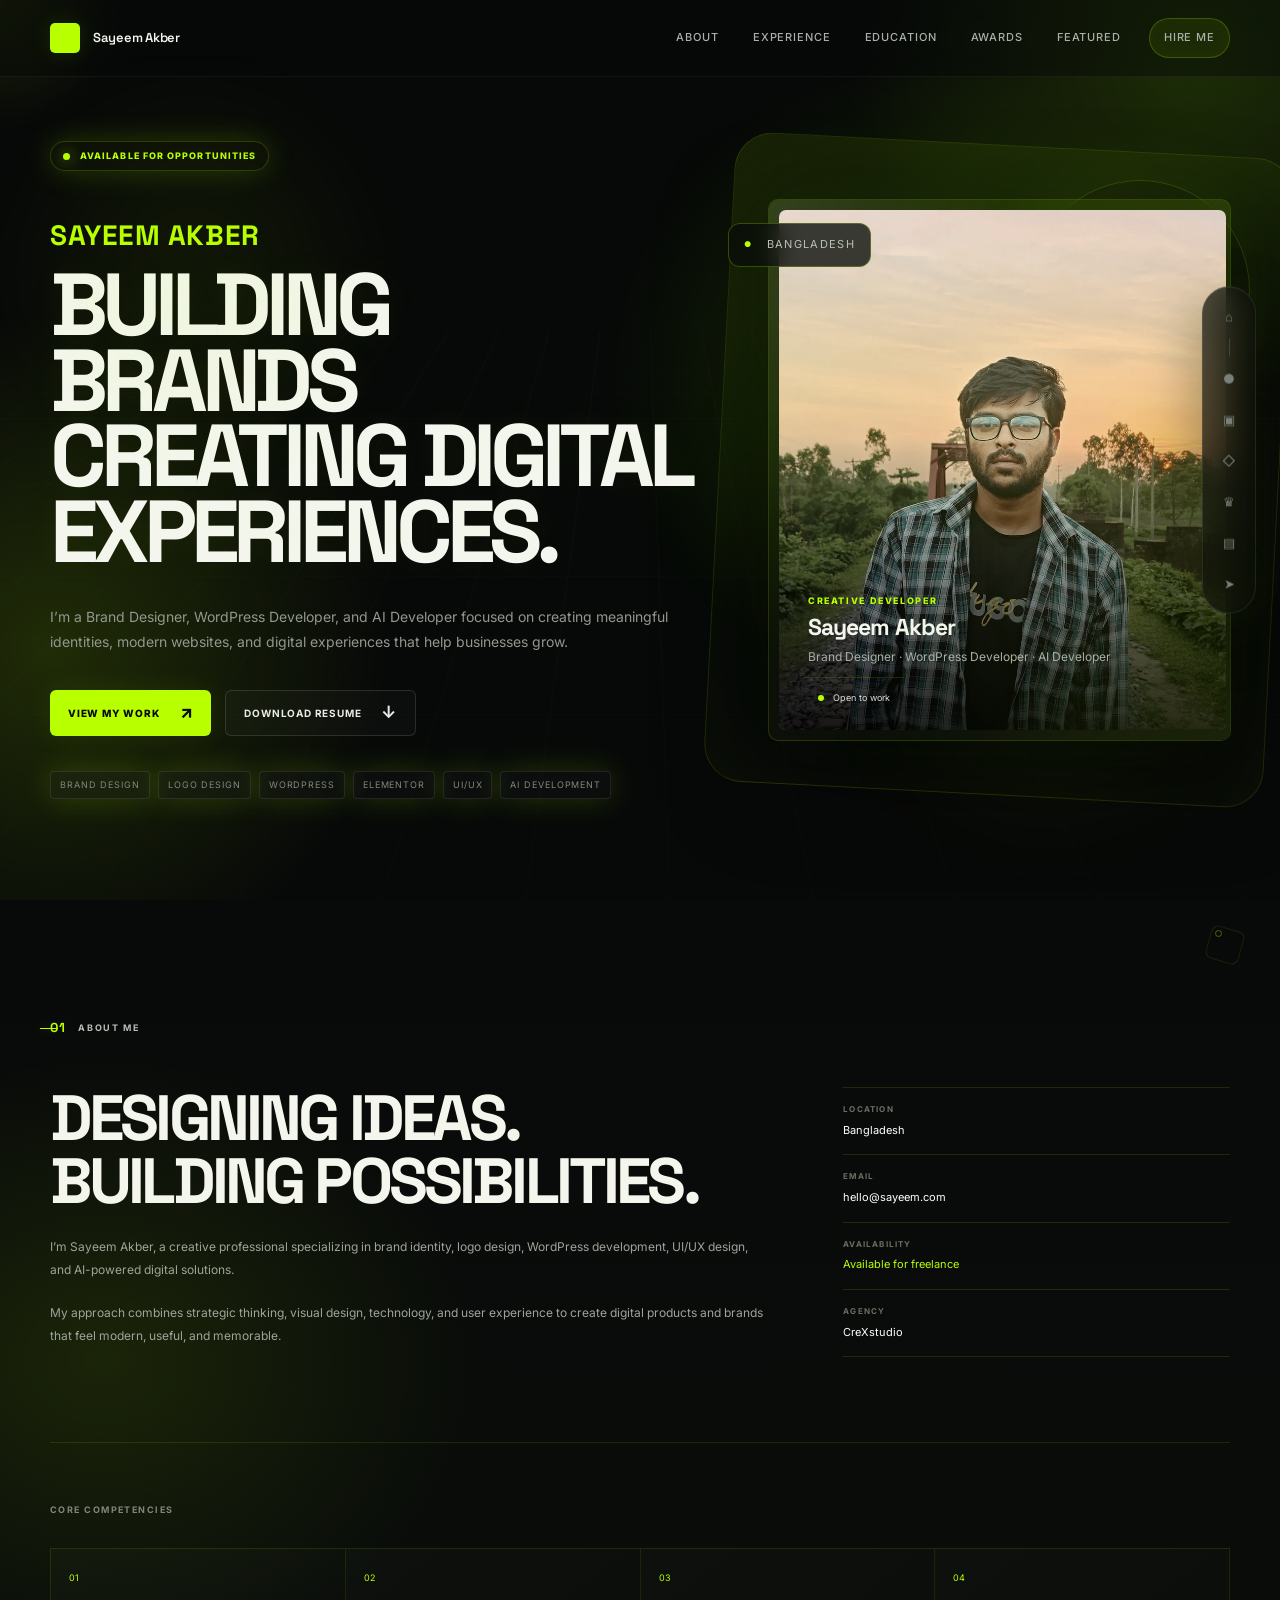
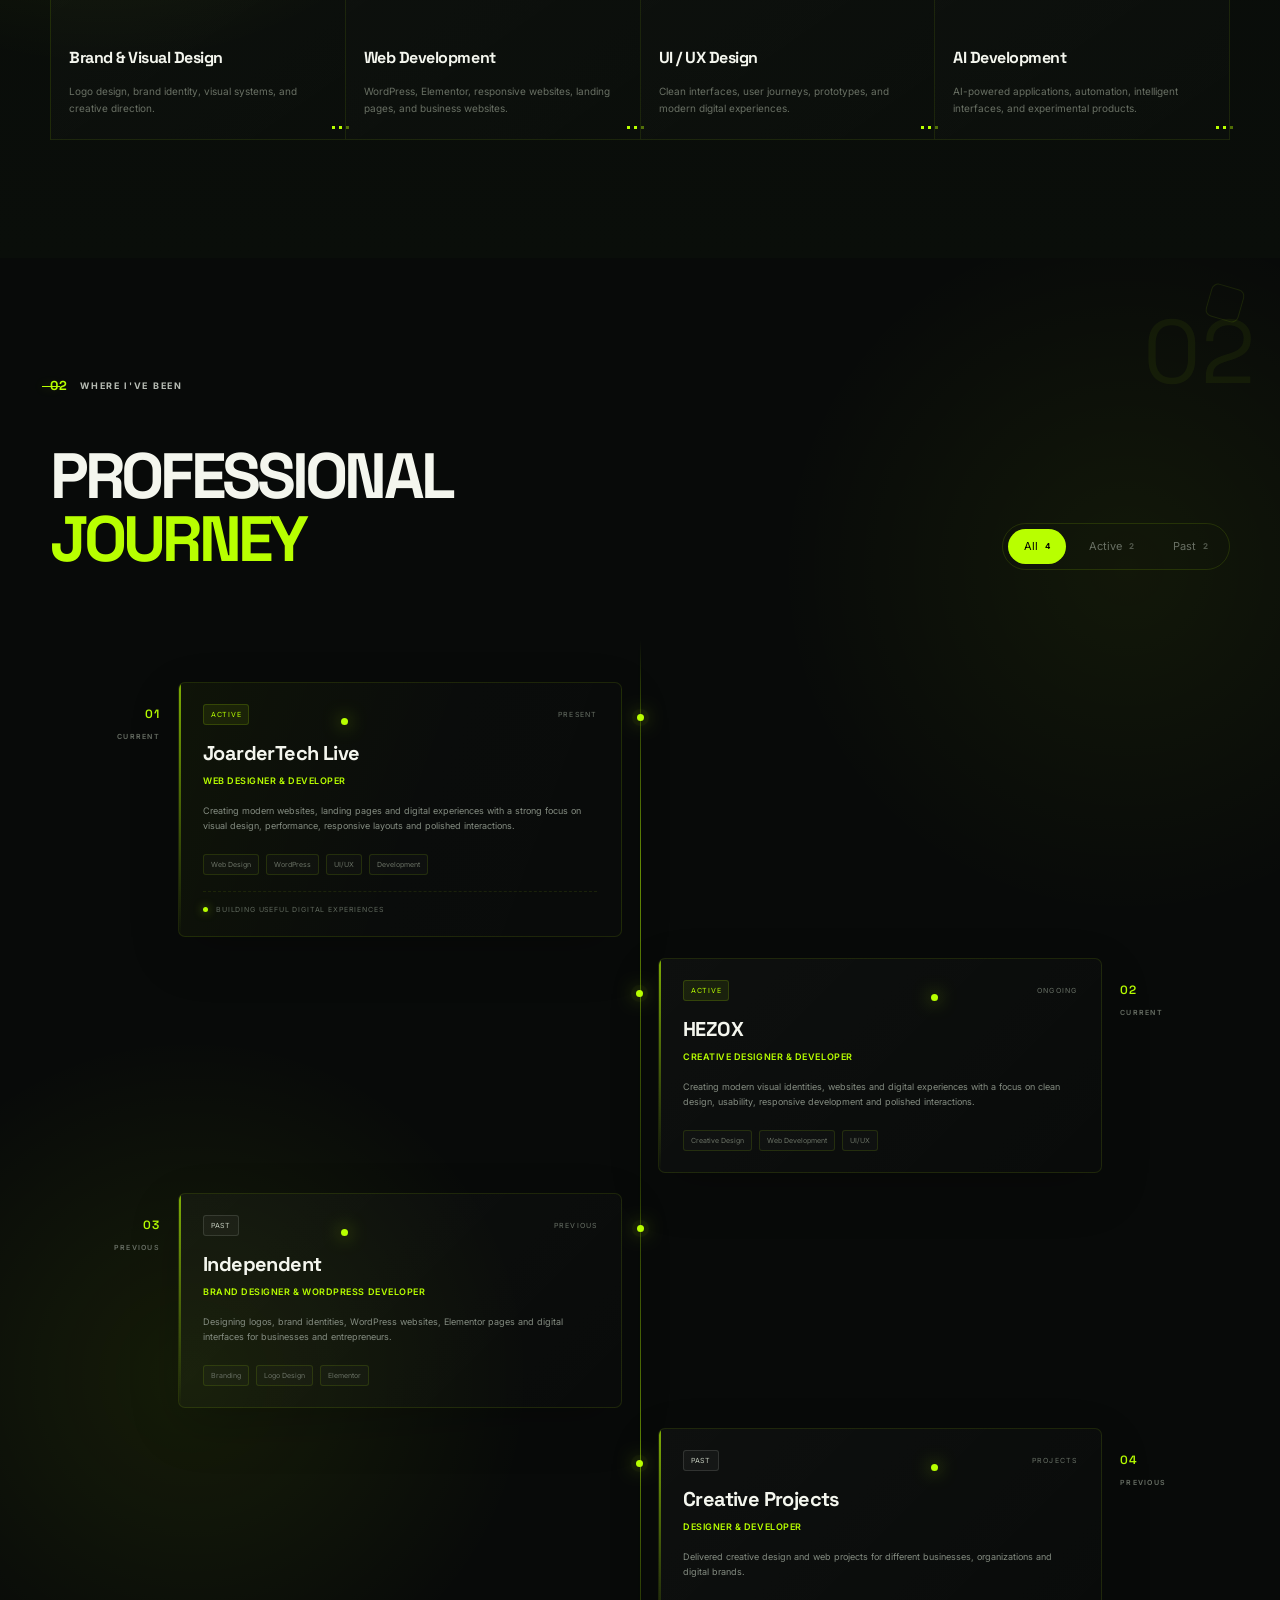
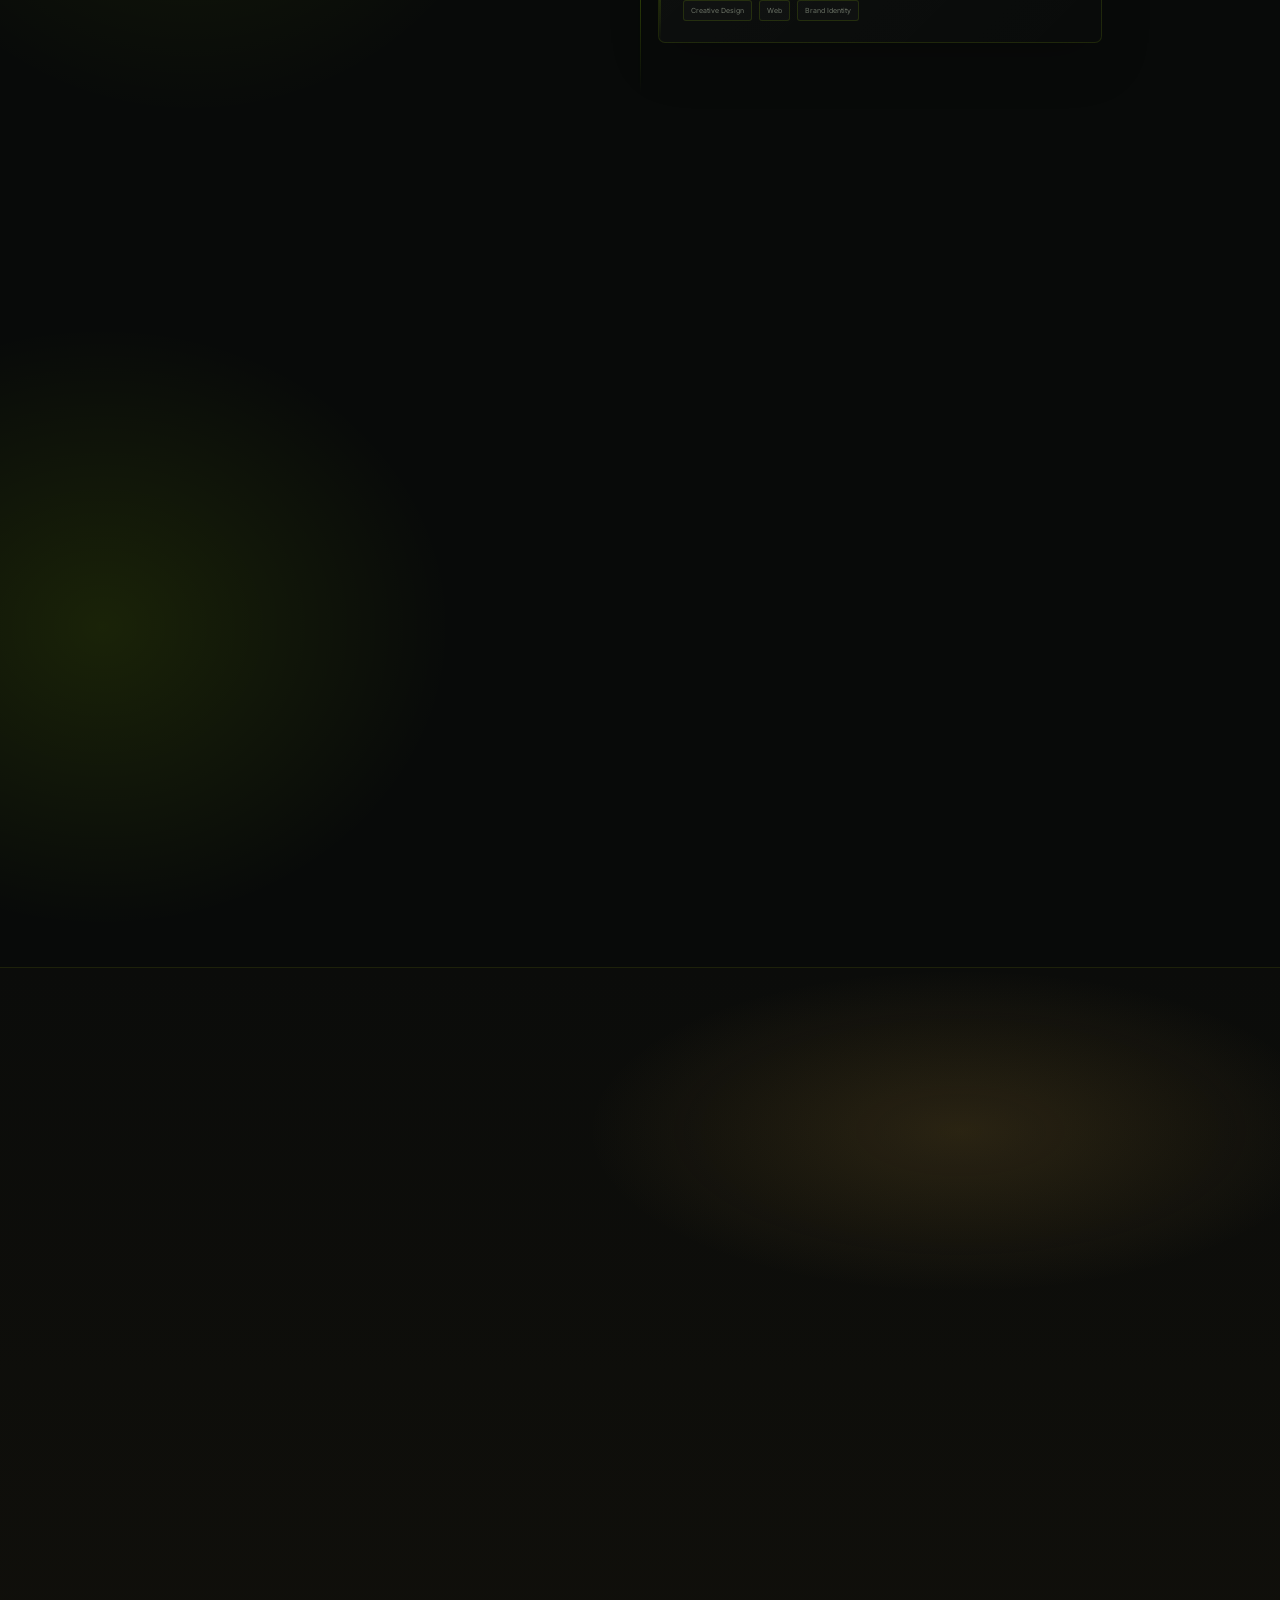
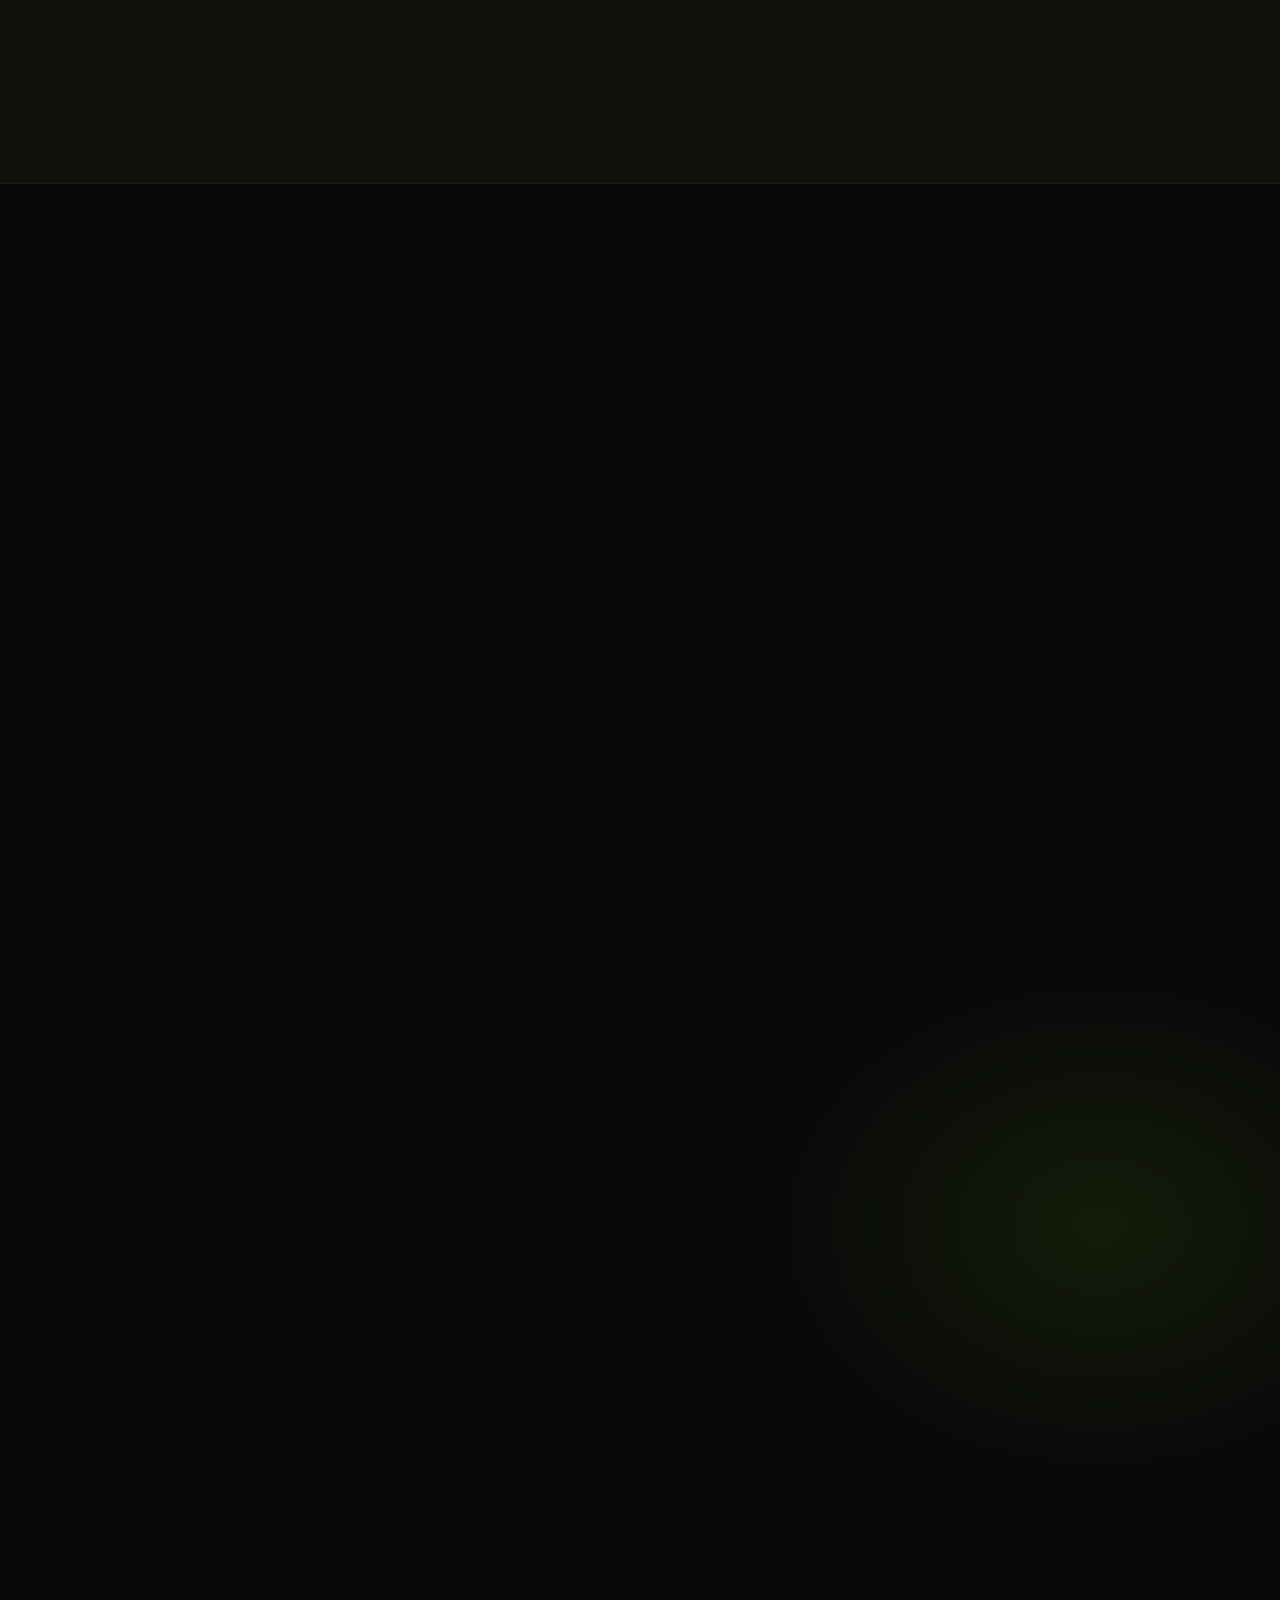
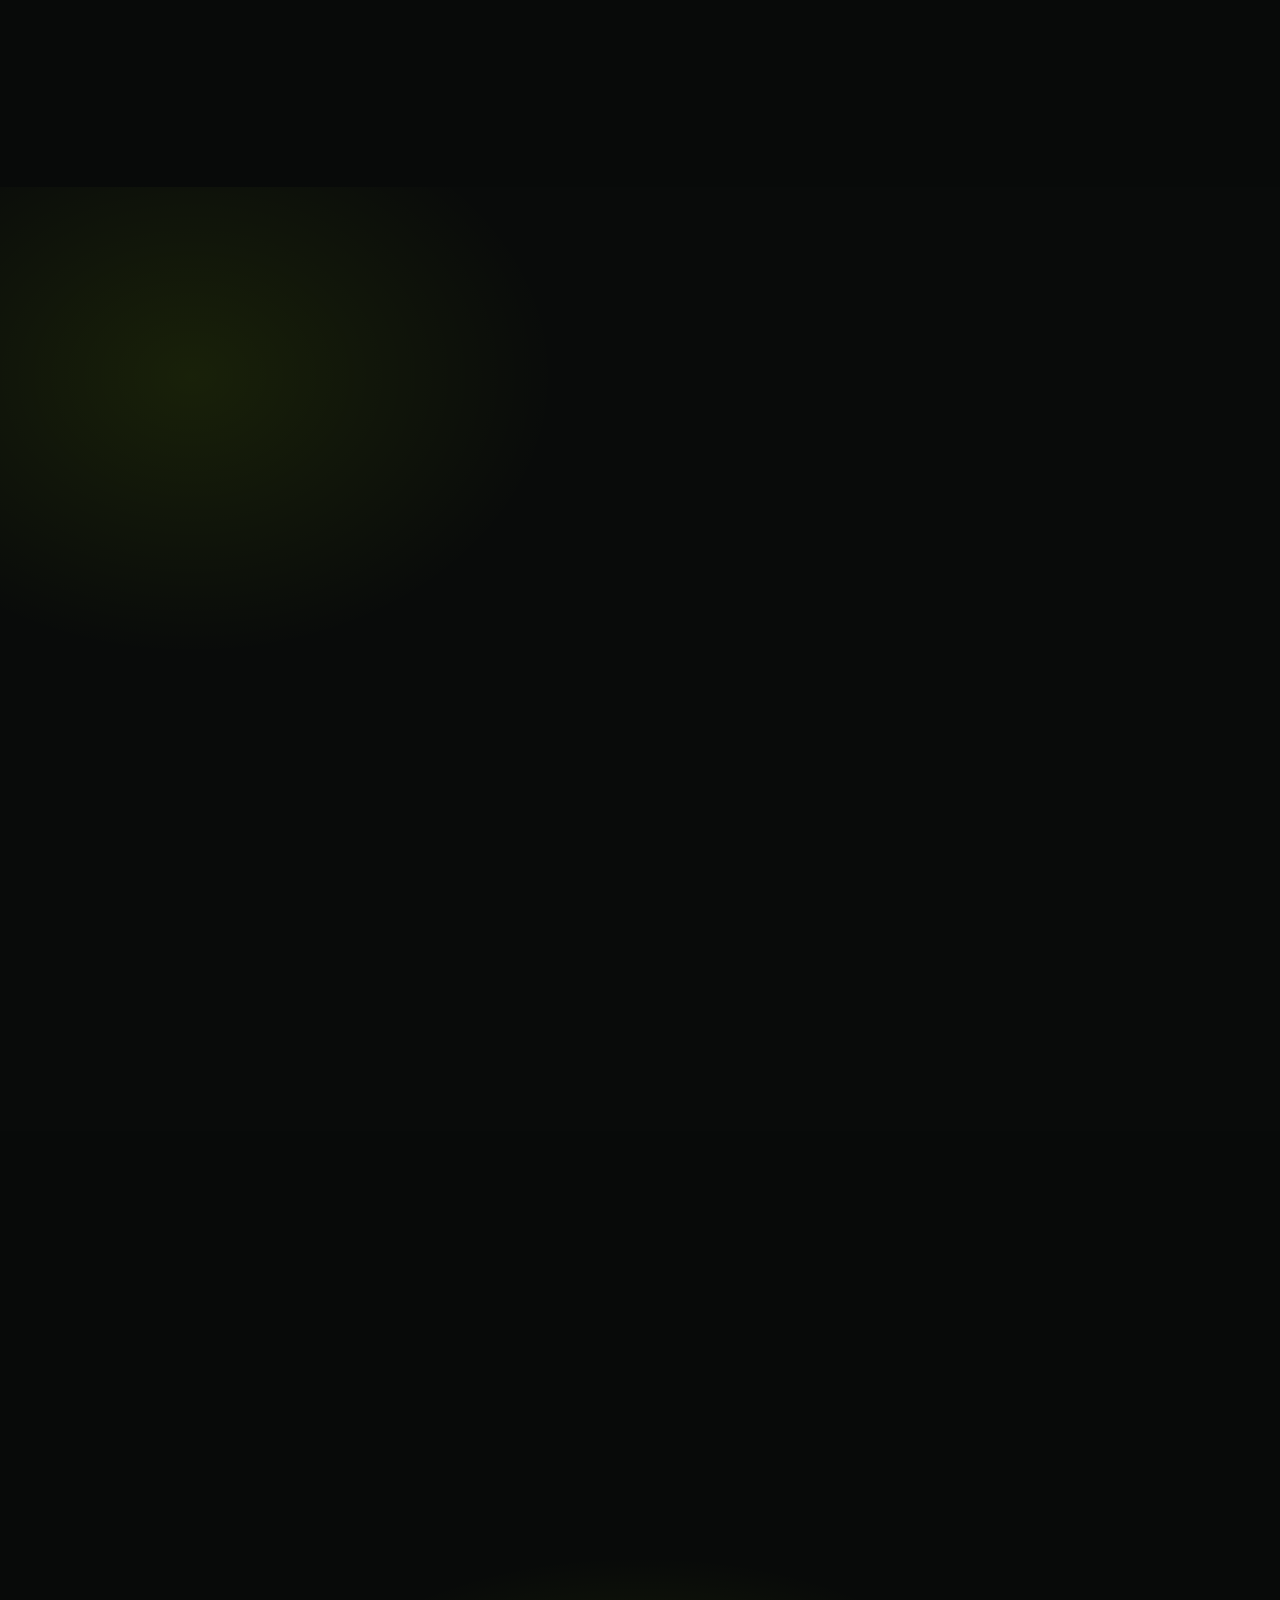
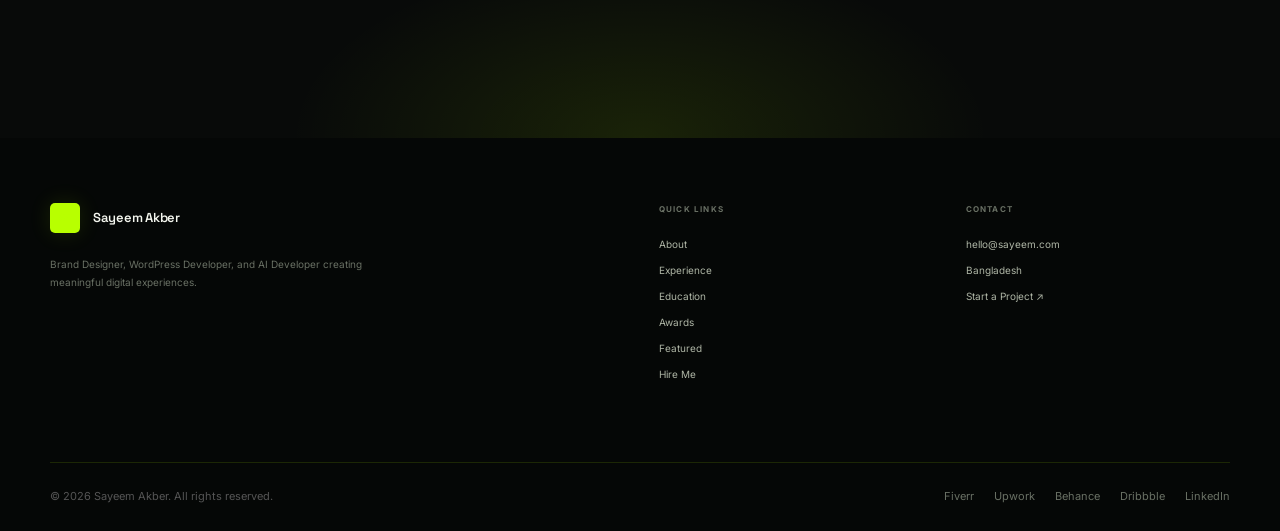
<file: index.html>
<!DOCTYPE html>
<html lang="en">
<head>
    <meta charset="UTF-8">

    <meta name="viewport" content="width=device-width, initial-scale=1.0">

    <meta
        name="description"
        content="Sayeem Akber — Brand Designer, WordPress Developer and AI Developer."
    >

    <meta
        name="keywords"
        content="Sayeem Akber, Brand Designer, Logo Designer, WordPress Developer, AI Developer, UI UX Designer"
    >

    <meta name="author" content="Sayeem Akber">

    <title>Sayeem Akber — Brand Designer & Developer</title>

    <!-- Google Fonts -->
    <link rel="preconnect" href="https://fonts.googleapis.com">
    <link rel="preconnect" href="https://fonts.gstatic.com" crossorigin>

    <link
        href="https://fonts.googleapis.com/css2?family=Inter:wght@400;500;600;700;800&family=Space+Grotesk:wght@400;500;600;700&display=swap"
        rel="stylesheet"
    >

    <link rel="preload" as="image" href="./assets/profile.webp" fetchpriority="high">

    <!-- Main CSS -->
    <link rel="stylesheet" href="./css/style.css">

    <!-- Responsive CSS -->
    <link rel="stylesheet" href="./css/responsive.css">
</head>

<body>
    <!-- Cinematic cursor is injected by JavaScript -->

<!-- =========================================================
     PAGE LOADER
========================================================= -->

<div class="page-loader" id="pageLoader">
    <div class="loader-content">
        <span class="loader-logo">SA</span>
        <span class="loader-text">Loading...</span>
    </div>
</div>


<!-- =========================================================
     HEADER
========================================================= -->

<header class="site-header" id="siteHeader">

    <div class="container header-container">

        <!-- Logo -->
        <a href="#home" class="site-logo">
            <span class="logo-mark">SA</span>
            <span class="logo-text">Sayeem Akber</span>
        </a>


        <!-- Desktop Navigation -->
        <nav class="main-navigation" id="mainNavigation">

            <a href="#about" class="nav-link">
                About
            </a>

            <a href="#experience" class="nav-link">
                Experience
            </a>

            <a href="#education" class="nav-link">
                Education
            </a>

            <a href="#awards" class="nav-link">
                Awards
            </a>

            <a href="#featured" class="nav-link">
                Featured
            </a>

            <a href="#contact" class="nav-link nav-hire">
                Hire Me
            </a>

        </nav>


        <!-- Mobile Menu Button -->
        <button
            class="mobile-menu-toggle"
            id="mobileMenuToggle"
            aria-label="Open navigation menu"
            aria-expanded="false"
        >
            <span></span>
            <span></span>
            <span></span>
        </button>

    </div>

</header>


<!-- Floating section navigation -->
<div class="motion-rail" aria-label="Section navigation">
  <a href="#home" data-section="home" title="Home">⌂</a>
  <span class="rail-line"></span>
  <a href="#about" data-section="about" title="About">●</a>
  <a href="#experience" data-section="experience" title="Experience">▣</a>
  <a href="#education" data-section="education" title="Education">◇</a>
  <a href="#awards" data-section="awards" title="Awards">♛</a>
  <a href="#featured" data-section="featured" title="Work">▤</a>
  <a href="#contact" data-section="contact" title="Contact">➤</a>
</div>
<div class="pointer-spot" aria-hidden="true"></div>

<!-- =========================================================
     MAIN
========================================================= -->

<main>


<!-- =========================================================
     HERO SECTION
========================================================= -->

<section class="hero-section" id="home">

    <div class="hero-background">

        <div class="hero-grid"></div>

        <div class="hero-glow hero-glow-one"></div>

        <div class="hero-glow hero-glow-two"></div>

    </div>


    <div class="container hero-container">

        <!-- Hero Content -->

        <div class="hero-content">

            <!-- Availability -->

            <div class="availability-badge">

                <span class="availability-dot"></span>

                <span>
                    Available for Opportunities
                </span>

            </div>


            <!-- Main Heading -->

            <h1 class="hero-title">

                <span class="hero-name">
                    Sayeem Akber
                </span>

                <span class="hero-headline">
                    BUILDING BRANDS
                    <br>
                    CREATING DIGITAL
                    <br>
                    EXPERIENCES.
                </span>

            </h1>


            <!-- Introduction -->

            <p class="hero-description">

                I’m a Brand Designer, WordPress Developer, and AI Developer
                focused on creating meaningful identities, modern websites,
                and digital experiences that help businesses grow.

            </p>


            <!-- Hero Buttons -->

            <div class="hero-buttons">

                <a href="#featured" class="btn btn-primary">
                    <span>View My Work</span>
                    <span class="btn-arrow">↗</span>
                </a>


                <a
                    href="./resume/Sayeem_Akber_Resume-1.pdf"
                    class="btn btn-secondary"
                    target="_blank"
                    rel="noopener"
                >
                    <span>Download Resume</span>
                    <span class="btn-arrow">↓</span>
                </a>

            </div>


            <!-- Skill Tags -->

            <div class="skill-tags">

                <span class="skill-tag">
                    Brand Design
                </span>

                <span class="skill-tag">
                    Logo Design
                </span>

                <span class="skill-tag">
                    WordPress
                </span>

                <span class="skill-tag">
                    Elementor
                </span>

                <span class="skill-tag">
                    UI/UX
                </span>

                <span class="skill-tag">
                    AI Development
                </span>

            </div>

        </div>


        <!-- Hero Profile Card -->

        <div class="hero-profile">

            <div class="profile-card">

                <div class="profile-image-wrapper">

                    <div class="profile-image-glow"></div>

                    <img decoding="async"
                        src="./assets/profile.webp"
                        alt="Sayeem Akber"
                        class="profile-image"
                        fetchpriority="high"
                    >

                </div>


                <div class="profile-card-content">

                    <span class="profile-role">
                        Creative Developer
                    </span>

                    <h2>
                        Sayeem Akber
                    </h2>

                    <p>
                        Brand Designer · WordPress Developer · AI Developer
                    </p>

                </div>


                <div class="profile-status">

                    <span class="status-dot"></span>

                    <span>
                        Open to work
                    </span>

                </div>

            </div>


            <!-- Location -->

            <div class="hero-location">

                <span class="location-icon">
                    ●
                </span>

                <span>
                    Bangladesh
                </span>

            </div>

        </div>

    </div>

</section>


<!-- =========================================================
     ABOUT SECTION
========================================================= -->

<section class="about-section section" id="about">

    <div class="container">

        <div class="section-header reveal-up">

            <span class="section-number">
                01
            </span>

            <span class="section-label">
                About Me
            </span>

        </div>


        <div class="about-grid">

            <!-- About Intro -->

            <div class="about-intro">

                <h2 class="section-title reveal-up">
                    DESIGNING IDEAS.
                    <br>
                    BUILDING POSSIBILITIES.
                </h2>

                <p class="about-text">

                    I’m Sayeem Akber, a creative professional specializing
                    in brand identity, logo design, WordPress development,
                    UI/UX design, and AI-powered digital solutions.

                </p>

                <p class="about-text">

                    My approach combines strategic thinking, visual design,
                    technology, and user experience to create digital
                    products and brands that feel modern, useful, and memorable.

                </p>

            </div>


            <!-- About Details -->

            <div class="about-details">

                <div class="detail-item">

                    <span class="detail-label">
                        Location
                    </span>

                    <span class="detail-value">
                        Bangladesh
                    </span>

                </div>


                <div class="detail-item">

                    <span class="detail-label">
                        Email
                    </span>

                    <a
                        href="mailto:hello@sayeem.com"
                        class="detail-value"
                    >
                        hello@sayeem.com
                    </a>

                </div>


                <div class="detail-item">

                    <span class="detail-label">
                        Availability
                    </span>

                    <span class="detail-value available">
                        Available for freelance
                    </span>

                </div>


                <div class="detail-item">

                    <span class="detail-label">
                        Agency
                    </span>

                    <span class="detail-value">
                        CreXstudio
                    </span>

                </div>

            </div>

        </div>


        <!-- Core Competencies -->

        <div class="competencies">

            <div class="competencies-heading">

                <span>
                    Core Competencies
                </span>

            </div>


            <div class="competency-grid">

                <div class="competency-card">

                    <span class="competency-number">
                        01
                    </span>

                    <h3>
                        Brand & Visual Design
                    </h3>

                    <p>
                        Logo design, brand identity, visual systems,
                        and creative direction.
                    </p>

                </div>


                <div class="competency-card">

                    <span class="competency-number">
                        02
                    </span>

                    <h3>
                        Web Development
                    </h3>

                    <p>
                        WordPress, Elementor, responsive websites,
                        landing pages, and business websites.
                    </p>

                </div>


                <div class="competency-card">

                    <span class="competency-number">
                        03
                    </span>

                    <h3>
                        UI / UX Design
                    </h3>

                    <p>
                        Clean interfaces, user journeys,
                        prototypes, and modern digital experiences.
                    </p>

                </div>


                <div class="competency-card">

                    <span class="competency-number">
                        04
                    </span>

                    <h3>
                        AI Development
                    </h3>

                    <p>
                        AI-powered applications, automation,
                        intelligent interfaces, and experimental products.
                    </p>

                </div>

            </div>

        </div>

    </div>

</section>


<!-- =========================================================
     EXPERIENCE SECTION
========================================================= -->

<section class="experience-section section" id="experience">
  <div class="container">
    <div class="section-header reveal-up">
      <span class="section-number">02</span>
      <span class="section-label">Where I've Been</span>
    </div>

    <div class="section-heading-row">
      <h2 class="section-title reveal-up">PROFESSIONAL<br><span class="accent-word">JOURNEY</span></h2>
      <div class="experience-filters" role="tablist" aria-label="Professional journey filters">
        <button class="filter-btn active" data-filter="all">All <b>4</b></button>
        <button class="filter-btn" data-filter="active">Active <b>2</b></button>
        <button class="filter-btn" data-filter="past">Past <b>2</b></button>
      </div>
    </div>

    <div class="experience-list cinematic-timeline">
      <article class="experience-item timeline-left timeline-feature" data-category="active">
        <div class="experience-date"><span>01</span><small>CURRENT</small></div>
        <div class="experience-main">
          <div class="timeline-topline"><span class="experience-status">ACTIVE</span><span class="timeline-year">PRESENT</span></div>
          <div class="experience-company"><h3>JoarderTech Live</h3></div>
          <div class="experience-role">Web Designer &amp; Developer</div>
          <p class="experience-description">Creating modern websites, landing pages and digital experiences with a strong focus on visual design, performance, responsive layouts and polished interactions.</p>
          <div class="experience-tags"><span>Web Design</span><span>WordPress</span><span>UI/UX</span><span>Development</span></div>
          <div class="timeline-line-detail"><i></i><span>Building useful digital experiences</span></div>
        </div>
      </article>

      <article class="experience-item timeline-right" data-category="active">
        <div class="experience-date"><span>02</span><small>CURRENT</small></div>
        <div class="experience-main">
          <div class="timeline-topline"><span class="experience-status">ACTIVE</span><span class="timeline-year">ONGOING</span></div>
          <div class="experience-company"><h3>HEZOX</h3></div>
          <div class="experience-role">Creative Designer &amp; Developer</div>
          <p class="experience-description">Creating modern visual identities, websites and digital experiences with a focus on clean design, usability, responsive development and polished interactions.</p>
          <div class="experience-tags"><span>Creative Design</span><span>Web Development</span><span>UI/UX</span></div>
        </div>
      </article>

      <article class="experience-item timeline-left" data-category="past">
        <div class="experience-date"><span>03</span><small>PREVIOUS</small></div>
        <div class="experience-main">
          <div class="timeline-topline"><span class="experience-status past-status">PAST</span><span class="timeline-year">PREVIOUS</span></div>
          <div class="experience-company"><h3>Independent</h3></div>
          <div class="experience-role">Brand Designer &amp; WordPress Developer</div>
          <p class="experience-description">Designing logos, brand identities, WordPress websites, Elementor pages and digital interfaces for businesses and entrepreneurs.</p>
          <div class="experience-tags"><span>Branding</span><span>Logo Design</span><span>Elementor</span></div>
        </div>
      </article>

      <article class="experience-item timeline-right" data-category="past">
        <div class="experience-date"><span>04</span><small>PREVIOUS</small></div>
        <div class="experience-main">
          <div class="timeline-topline"><span class="experience-status past-status">PAST</span><span class="timeline-year">PROJECTS</span></div>
          <div class="experience-company"><h3>Creative Projects</h3></div>
          <div class="experience-role">Designer &amp; Developer</div>
          <p class="experience-description">Delivered creative design and web projects for different businesses, organizations and digital brands.</p>
          <div class="experience-tags"><span>Creative Design</span><span>Web</span><span>Brand Identity</span></div>
        </div>
      </article>
    </div>
  </div>
</section>


<!-- =========================================================
     EDUCATION SECTION
========================================================= -->

<section class="education-section section" id="education">
  <div class="container">
    <div class="section-header reveal-up"><span class="section-number">03</span><span class="section-label">Academic Journey</span></div>
    <div class="academic-layout">
      <div class="education-column">
        <h2 class="section-title reveal-up">ACADEMIC<br><span class="accent-word">JOURNEY</span></h2>
        <div class="education-list">
          <article class="education-item reveal-up"><div class="education-year">2020</div><div class="education-content"><span class="education-type">SECONDARY SCHOOL CERTIFICATE</span><h3>Mohammadpur Pallah High School</h3><p>Secondary School Certificate (SSC).</p></div><span class="education-index">01</span></article>
          <article class="education-item reveal-up"><div class="education-year">2025</div><div class="education-content"><span class="education-type">DIPLOMA</span><h3>Computer Science &amp; Technology</h3><p>Magura Polytechnic Institute.</p></div><span class="education-index">02</span></article>
          <article class="education-item reveal-up"><div class="education-year">2026</div><div class="education-content"><span class="education-type">BACHELOR OF SCIENCE</span><h3>Business Administration — FinTech</h3><p>FinTech focused Bachelor of Science in Business Administration.</p></div><span class="education-index">03</span></article>
        </div>
      </div>
      <div class="cert-column">
        <div class="mini-section-kicker">03.1 / CREDENTIALS</div>
        <h3 class="cert-heading">CERTIFICATIONS</h3>
        <div class="certification-grid">
          <article class="certification-card"><span class="certification-number">01</span><h3>Web Development</h3><p>Modern web technologies</p></article>
          <article class="certification-card"><span class="certification-number">02</span><h3>WordPress</h3><p>CMS &amp; site building</p></article>
          <article class="certification-card"><span class="certification-number">03</span><h3>UI / UX</h3><p>Digital interface design</p></article>
          <article class="certification-card"><span class="certification-number">04</span><h3>Brand Design</h3><p>Identity &amp; visual systems</p></article>
          <article class="certification-card"><span class="certification-number">05</span><h3>AI Development</h3><p>AI &amp; automation</p></article>
          <article class="certification-card"><span class="certification-number">06</span><h3>Elementor</h3><p>Advanced page building</p></article>
        </div>
      </div>
    </div>
  </div>
</section>


<section class="certifications-section section legacy-certifications" aria-hidden="true"></section>


<!-- =========================================================
     AWARDS SECTION
========================================================= -->

<section class="awards-section section" id="awards">

    <div class="container">

        <div class="section-header reveal-up">

            <span class="section-number">
                04
            </span>

            <span class="section-label">
                Recognition & Honours
            </span>

        </div>


        <div class="awards-heading">

            <h2 class="section-title reveal-up">
                AWARDS &
                <br>
                HONOURS
            </h2>

        </div>


        <div class="awards-list">


            <!-- Award 01 -->

            <article class="award-item">

                <div class="award-year">
                    2026
                </div>


                <div class="award-content">

                    <h3>
                        Creative Excellence
                    </h3>

                    <p>
                        Recognition for creative design,
                        digital branding, and professional work.
                    </p>

                </div>


                <span class="award-arrow">
                    ↗
                </span>

            </article>


            <!-- Award 02 -->

            <article class="award-item">

                <div class="award-year">
                    2025
                </div>


                <div class="award-content">

                    <h3>
                        Digital Innovation
                    </h3>

                    <p>
                        Recognition for exploring modern
                        technology and digital solutions.
                    </p>

                </div>


                <span class="award-arrow">
                    ↗
                </span>

            </article>


            <!-- Award 03 -->

            <article class="award-item">

                <div class="award-year">
                    2024
                </div>


                <div class="award-content">

                    <h3>
                        Design Achievement
                    </h3>

                    <p>
                        Recognition for visual identity and
                        creative design projects.
                    </p>

                </div>


                <span class="award-arrow">
                    ↗
                </span>

            </article>

        </div>

    </div>

</section>


<!-- =========================================================
     FEATURED SECTION
========================================================= -->

<section class="featured-section section" id="featured">

    <div class="container">

        <div class="section-header reveal-up">

            <span class="section-number">
                05
            </span>

            <span class="section-label">
                Featured
            </span>

        </div>


        <div class="featured-heading">

            <h2 class="section-title reveal-up">
                SELECTED
                <br>
                WORK & PROJECTS
            </h2>

            <p class="section-description">

                A selection of branding, web development,
                UI/UX, and digital projects.

            </p>

        </div>


        <!-- Featured Projects -->

        <div class="projects-grid">


            <!-- Project 01 -->

            <article class="project-card reveal-up">

                <div class="project-image">

                    <img decoding="async" loading="lazy"
                        src="./assets/lost-horizons.webp"
                        alt="Brand Identity Project"
                    >

                    <div class="project-overlay">

                        <a href="#" class="project-link">
                            
                        </a>

                    </div>

                </div>


                <div class="project-info">

                    <div class="project-meta">
                        Branding
                    </div>

                    <h3>
                        Brand Identity
                    </h3>

                    <p>
                        Modern visual identity created for a
                        forward-thinking brand.
                    </p>

                </div>

            </article>


            <!-- Project 02 -->

            <article class="project-card reveal-up">

                <div class="project-image">

                    <img decoding="async" loading="lazy"
                        src="./assets/wordpress.webp"
                        alt="Website Development Project"
                    >

                    <div class="project-overlay">

                        <a href="#" class="project-link">
                            
                        </a>

                    </div>

                </div>


                <div class="project-info">

                    <div class="project-meta">
                        Development
                    </div>

                    <h3>
                        Modern Website
                    </h3>

                    <p>
                        Responsive digital experience built
                        with modern web technologies.
                    </p>

                </div>

            </article>


            <!-- Project 03 -->

            <article class="project-card reveal-up">

                <div class="project-image">

                    <img decoding="async" loading="lazy"
                        src="./assets/soulvanta-foundation.webp"
                        alt="UI UX Design Project"
                    >

                    <div class="project-overlay">

                        <a href="#" class="project-link">
                            
                        </a>

                    </div>

                </div>


                <div class="project-info">

                    <div class="project-meta">
                        Logo Design
                    </div>

                    <h3>
                        Logo & Branding
                    </h3>

                    <p>
                        Designed a modern and meaningful brand identity for Soulvanta Foundation, combining a helping hand, human figure, “S” shape, and sun rays to represent support, empowerment, hope, and growth.

The project includes logo variations, color palette, typography, and professional branding mockups.

Client Satisfaction: Focused on the client's vision to deliver a clean, memorable, and professional identity.
                    </p>

                </div>

            </article>


            <!-- Project 04 -->

            <article class="project-card reveal-up">

                <div class="project-image">

                    <img decoding="async" loading="lazy"
                        src="./assets/wordpress.webp"
                        alt="AI Development Project"
                    >

                    <div class="project-overlay">

                        <a href="#" class="project-link">
                            View Project ↗
                        </a>

                    </div>

                </div>


                <div class="project-info">

                    <div class="project-meta">
                        AI Development
                    </div>

                    <h3>
                        AI Digital Product
                    </h3>

                    <p>
                        Experimental AI-powered product focused
                        on automation and intelligent interaction.
                    </p>

                </div>

            </article>

        </div>

    </div>

</section>


<!-- =========================================================
     CONTACT SECTION
========================================================= -->

<section class="contact-section section" id="contact">

    <div class="container">

        <div class="section-header reveal-up">

            <span class="section-number">
                06
            </span>

            <span class="section-label">
                Let's Connect
            </span>

        </div>


        <div class="contact-grid">


            <!-- Contact Information -->

            <div class="contact-info">

                <h2 class="contact-title">
                    LET'S BUILD
                    <br>
                    SOMETHING
                    <br>
                    USEFUL.
                </h2>


                <p class="contact-description">

                    Have a project, idea, or collaboration in mind?
                    Let’s talk about how we can turn it into something
                    meaningful.

                </p>


                <div class="contact-details">


                    <div class="contact-detail">

                        <span class="contact-label">
                            Email
                        </span>

                        <a
                            href="mailto:hello@sayeem.com"
                        >
                            hello@sayeem.com
                        </a>

                    </div>


                    <div class="contact-detail">

                        <span class="contact-label">
                            Location
                        </span>

                        <span>
                            Bangladesh
                        </span>

                    </div>


                    <div class="contact-detail">

                        <span class="contact-label">
                            Availability
                        </span>

                        <span class="available">
                            Open for projects
                        </span>

                    </div>

                </div>

            </div>


            <!-- Contact Form -->

            <div class="contact-form-wrapper">

                <form
                    class="contact-form"
                    id="contactForm"
                    action="#"
                    method="POST"
                >


                    <!-- Name -->

                    <div class="form-group">

                        <label for="name">
                            Name
                        </label>

                        <input
                            type="text"
                            id="name"
                            name="name"
                            placeholder="Your name"
                            required
                        >

                    </div>


                    <!-- Email -->

                    <div class="form-group">

                        <label for="email">
                            Email
                        </label>

                        <input
                            type="email"
                            id="email"
                            name="email"
                            placeholder="you@example.com"
                            required
                        >

                    </div>


                    <!-- Subject -->

                    <div class="form-group">

                        <label for="subject">
                            Subject
                        </label>

                        <input
                            type="text"
                            id="subject"
                            name="subject"
                            placeholder="Project subject"
                            required
                        >

                    </div>


                    <!-- Message -->

                    <div class="form-group">

                        <label for="message">
                            Message
                        </label>

                        <textarea
                            id="message"
                            name="message"
                            rows="6"
                            placeholder="Tell me about your project..."
                            required
                        ></textarea>

                    </div>


                    <!-- Submit -->

                    <button
                        type="submit"
                        class="form-submit"
                    >

                        <span>
                            Send Message
                        </span>

                        <span>
                            ↗
                        </span>

                    </button>


                    <!-- Form Status -->

                    <div
                        class="form-message"
                        id="formMessage"
                    ></div>

                </form>

            </div>

        </div>

    </div>

</section>


<!-- =========================================================
     HIRE ME CTA
========================================================= -->

<section class="hire-section">

    <div class="container">

        <div class="hire-box">

            <span class="hire-small">
                HAVE A PROJECT IN MIND?
            </span>

            <h2>
                LET'S CREATE
                <br>
                SOMETHING GREAT.
            </h2>

            <a
                href="mailto:sayeemakber1@gmail.com"
                class="btn btn-primary"
            >
                <span>Hire Me</span>
                <span>↗</span>
            </a>

        </div>

    </div>

</section>


</main>


<!-- =========================================================
     FOOTER
========================================================= -->

<footer class="site-footer">

    <div class="container">

        <div class="footer-grid">


            <!-- Footer Brand -->

            <div class="footer-brand">

                <a href="#home" class="site-logo">

                    <span class="logo-mark">
                        SA
                    </span>

                    <span class="logo-text">
                        Sayeem Akber
                    </span>

                </a>


                <p class="footer-description">

                    Brand Designer, WordPress Developer,
                    and AI Developer creating meaningful
                    digital experiences.

                </p>

            </div>


            <!-- Quick Links -->

            <div class="footer-links">

                <h3>
                    Quick Links
                </h3>

                <a href="#about">
                    About
                </a>

                <a href="#experience">
                    Experience
                </a>

                <a href="#education">
                    Education
                </a>

                <a href="#awards">
                    Awards
                </a>

                <a href="#featured">
                    Featured
                </a>

                <a href="#contact">
                    Hire Me
                </a>

            </div>


            <!-- Footer Contact -->

            <div class="footer-contact">

                <h3>
                    Contact
                </h3>

                <a href="mailto:hello@sayeem.com">
                    hello@sayeem.com
                </a>

                <span>
                    Bangladesh
                </span>

                <a href="#contact">
                    Start a Project ↗
                </a>

            </div>

        </div>


        <!-- Footer Bottom -->

        <div class="footer-bottom">

            <p>
                © <span id="currentYear"></span>
                Sayeem Akber. All rights reserved.
            </p>


            <div class="footer-socials">

                <a
                    href="https://www.fiverr.com/crezsayeem/"
                    aria-label="Fiverr"
                >
                    Fiverr
                </a>
                <a
                    href="https://www.upwork.com/freelancers/~01dd5ea18ef0b814d1?mp_source=share"
                    aria-label="Upwork"
                >
                    Upwork
                </a>


                <a
                    href="https://www.behance.net/crezsayeem"
                    aria-label="Behance"
                >
                    Behance
                </a>

                <a
                    href="https://dribbble.com/crezsayeem"
                    aria-label="Dribbble"
                >
                    Dribbble
                </a>

                <a
                    href="https://bd.linkedin.com/in/crezsayeem"
                    aria-label="LinkedIn"
                >
                    LinkedIn
                </a>

            </div>

        </div>

    </div>

</footer>


<!-- =========================================================
     BACK TO TOP
========================================================= -->

<button
    class="back-to-top"
    id="backToTop"
    aria-label="Back to top"
>
    ↑
</button>


<!-- =========================================================
     MAIN JAVASCRIPT
========================================================= -->

<script src="./js/main.js"></script>

</body>
</html>
</file>
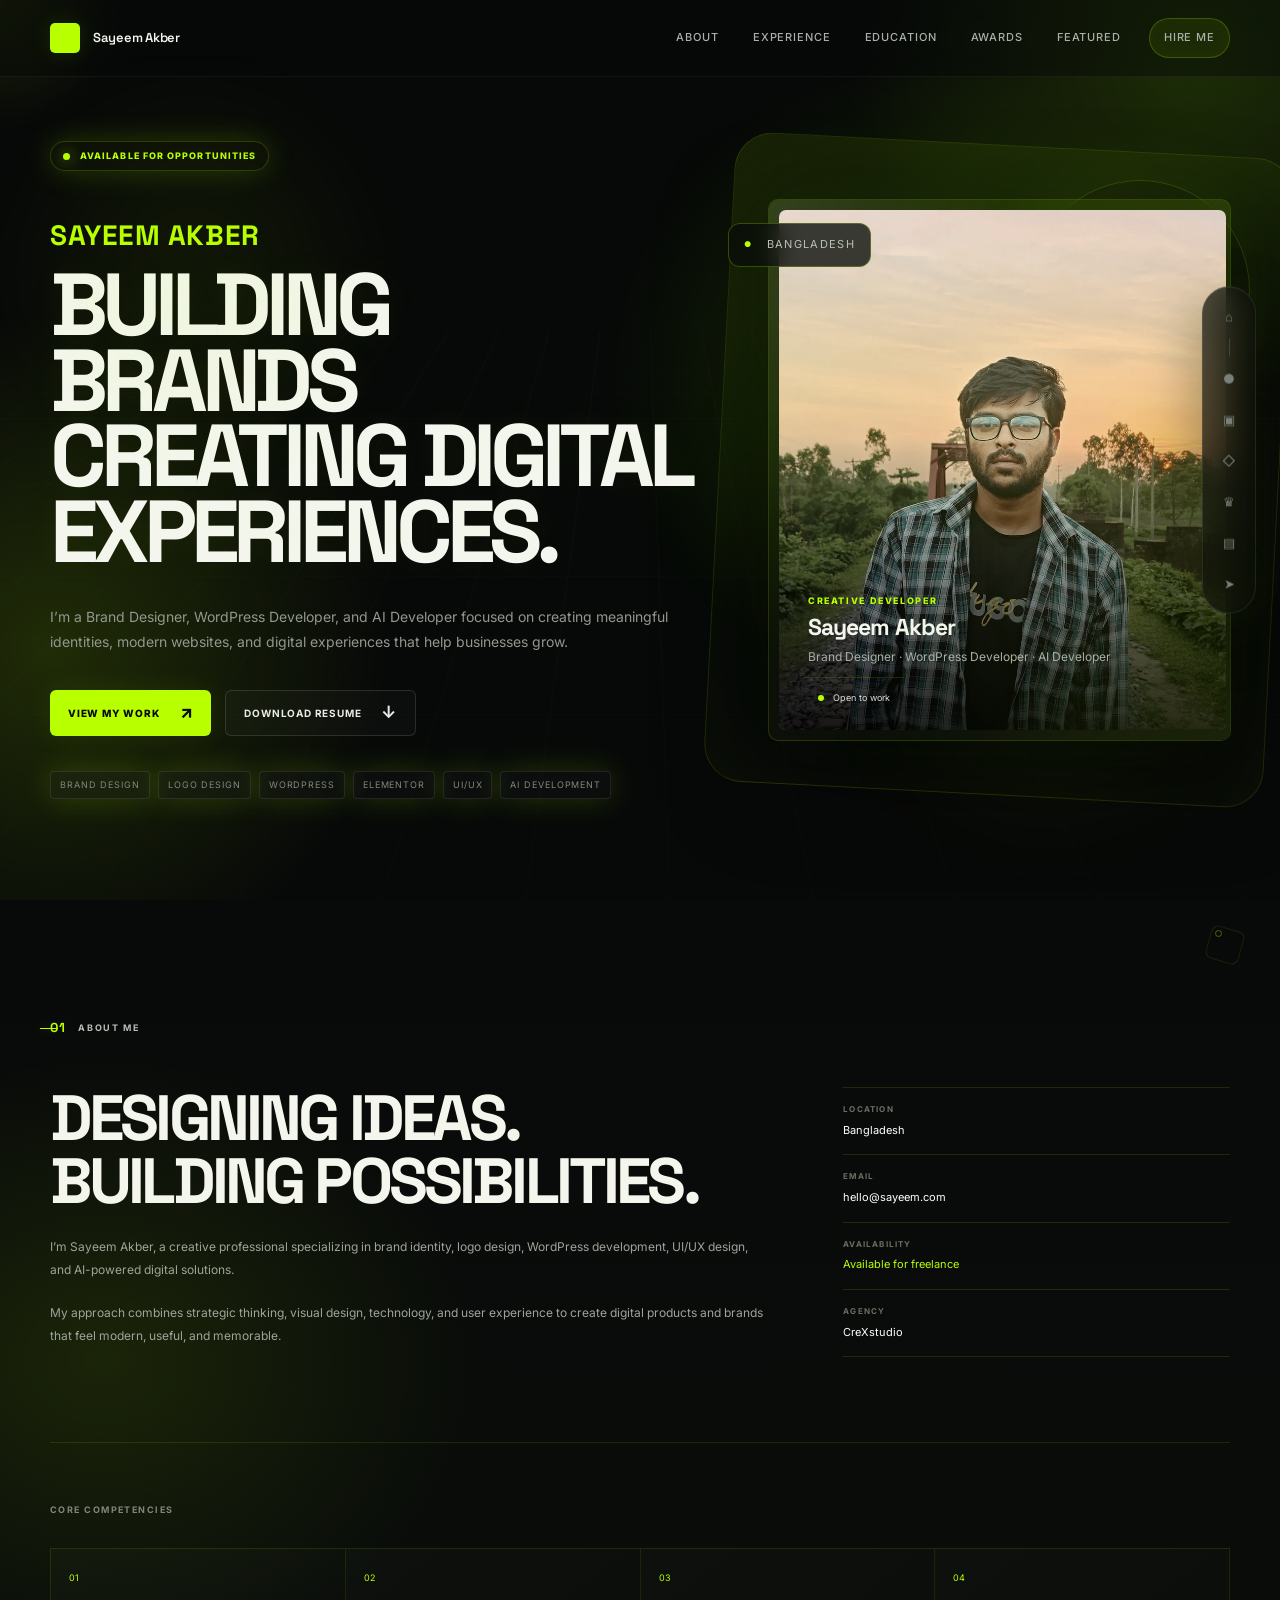
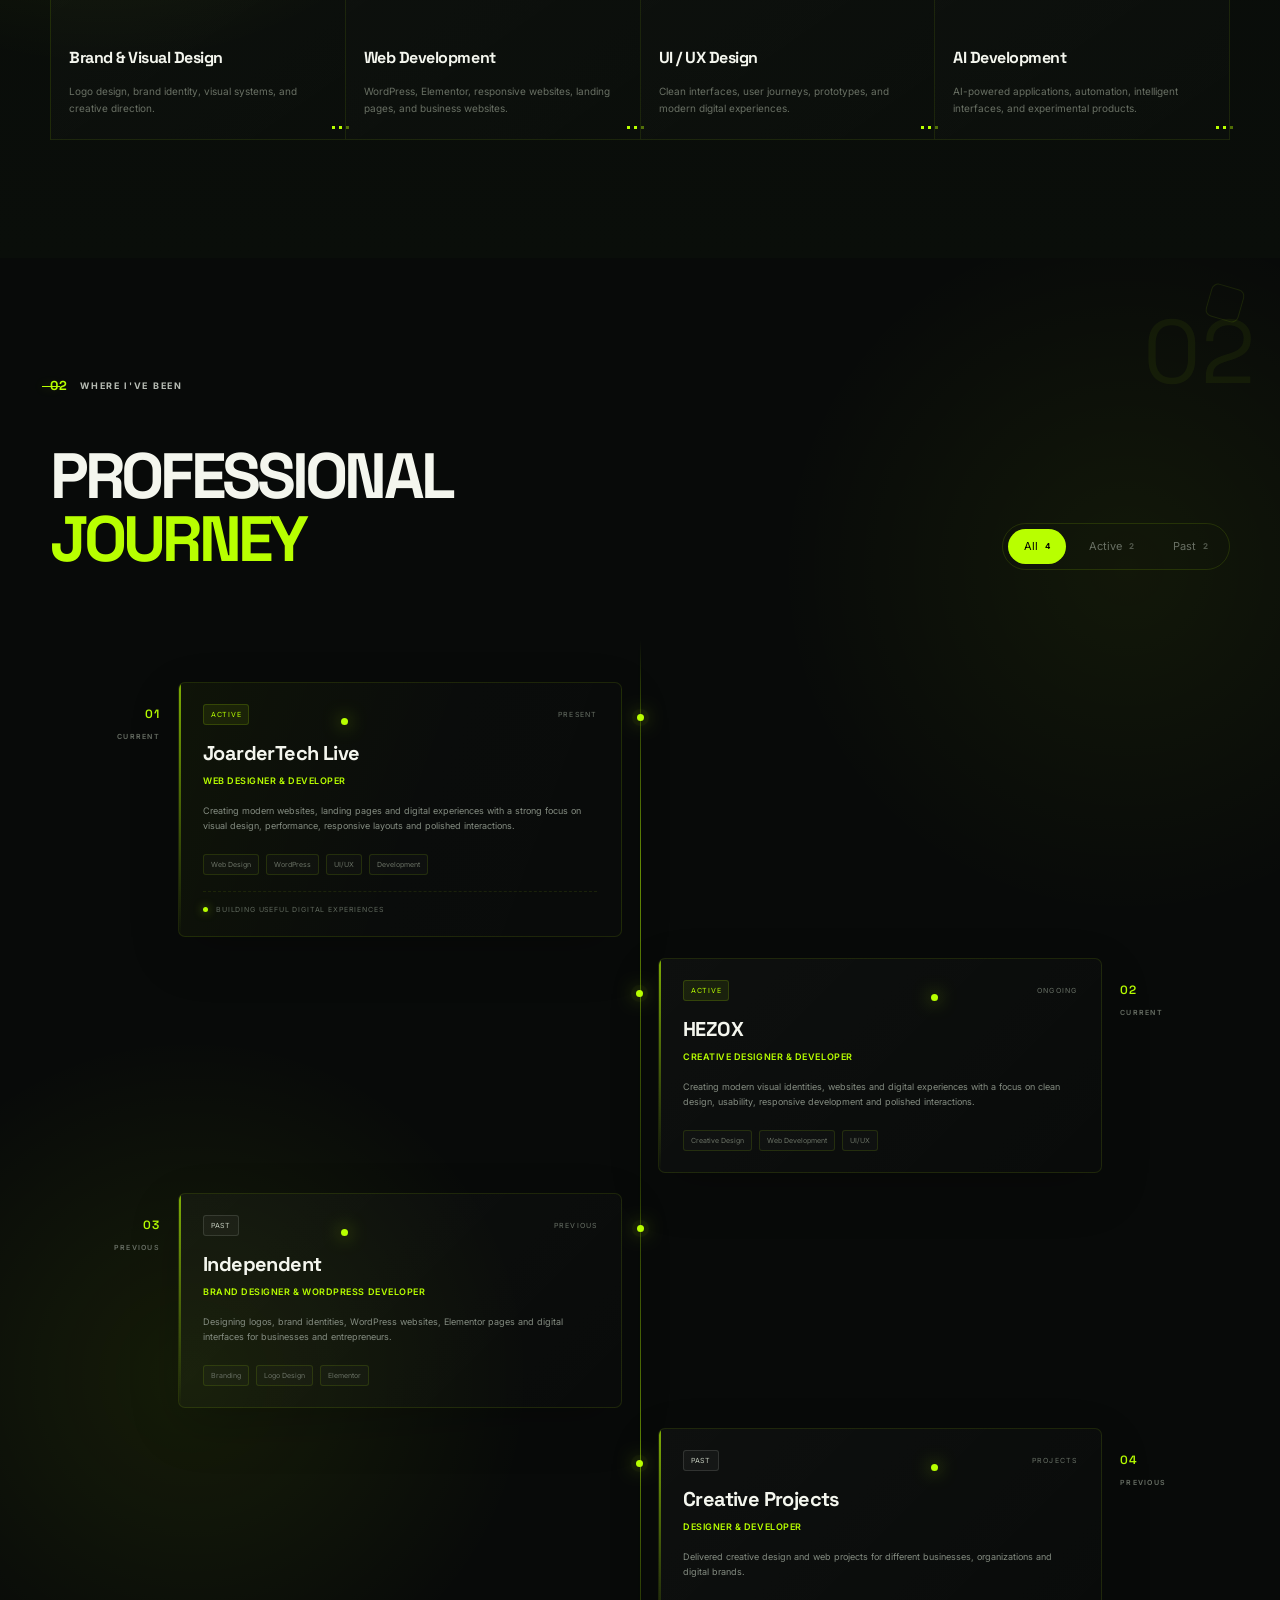
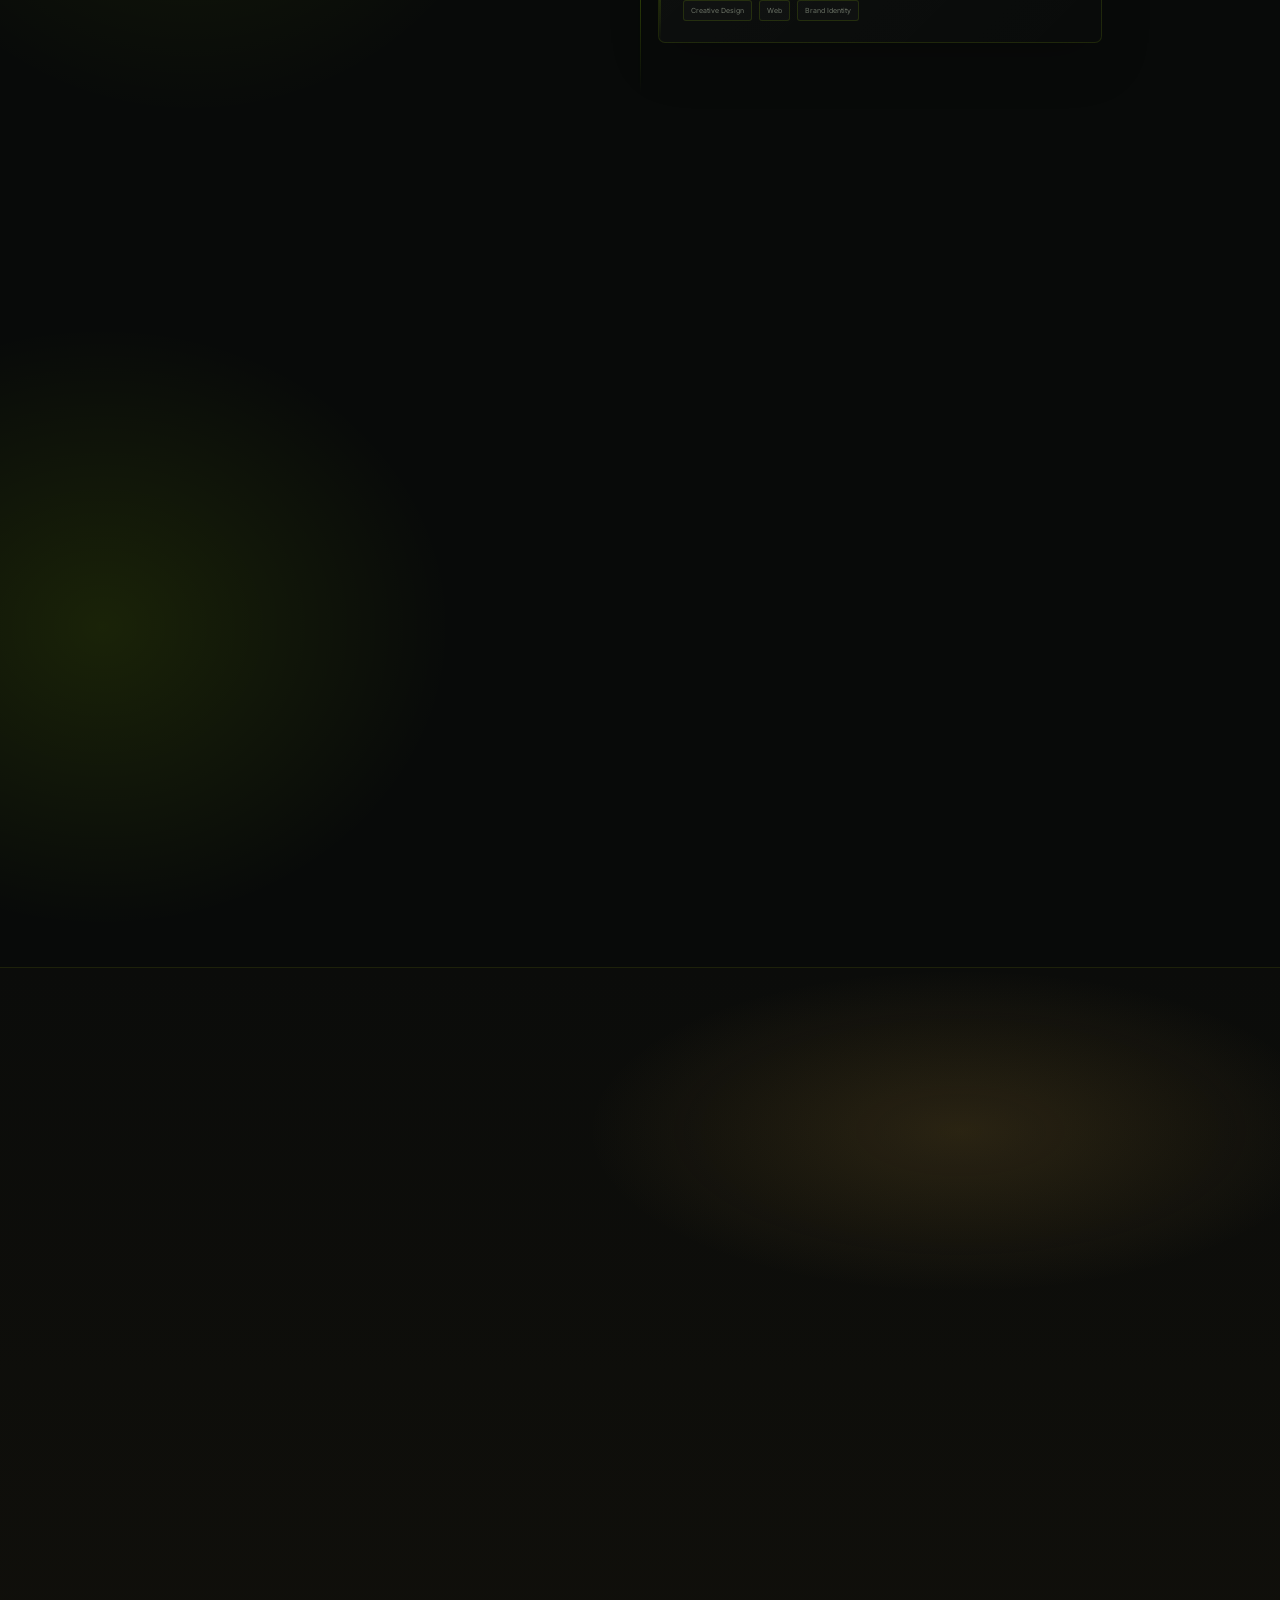
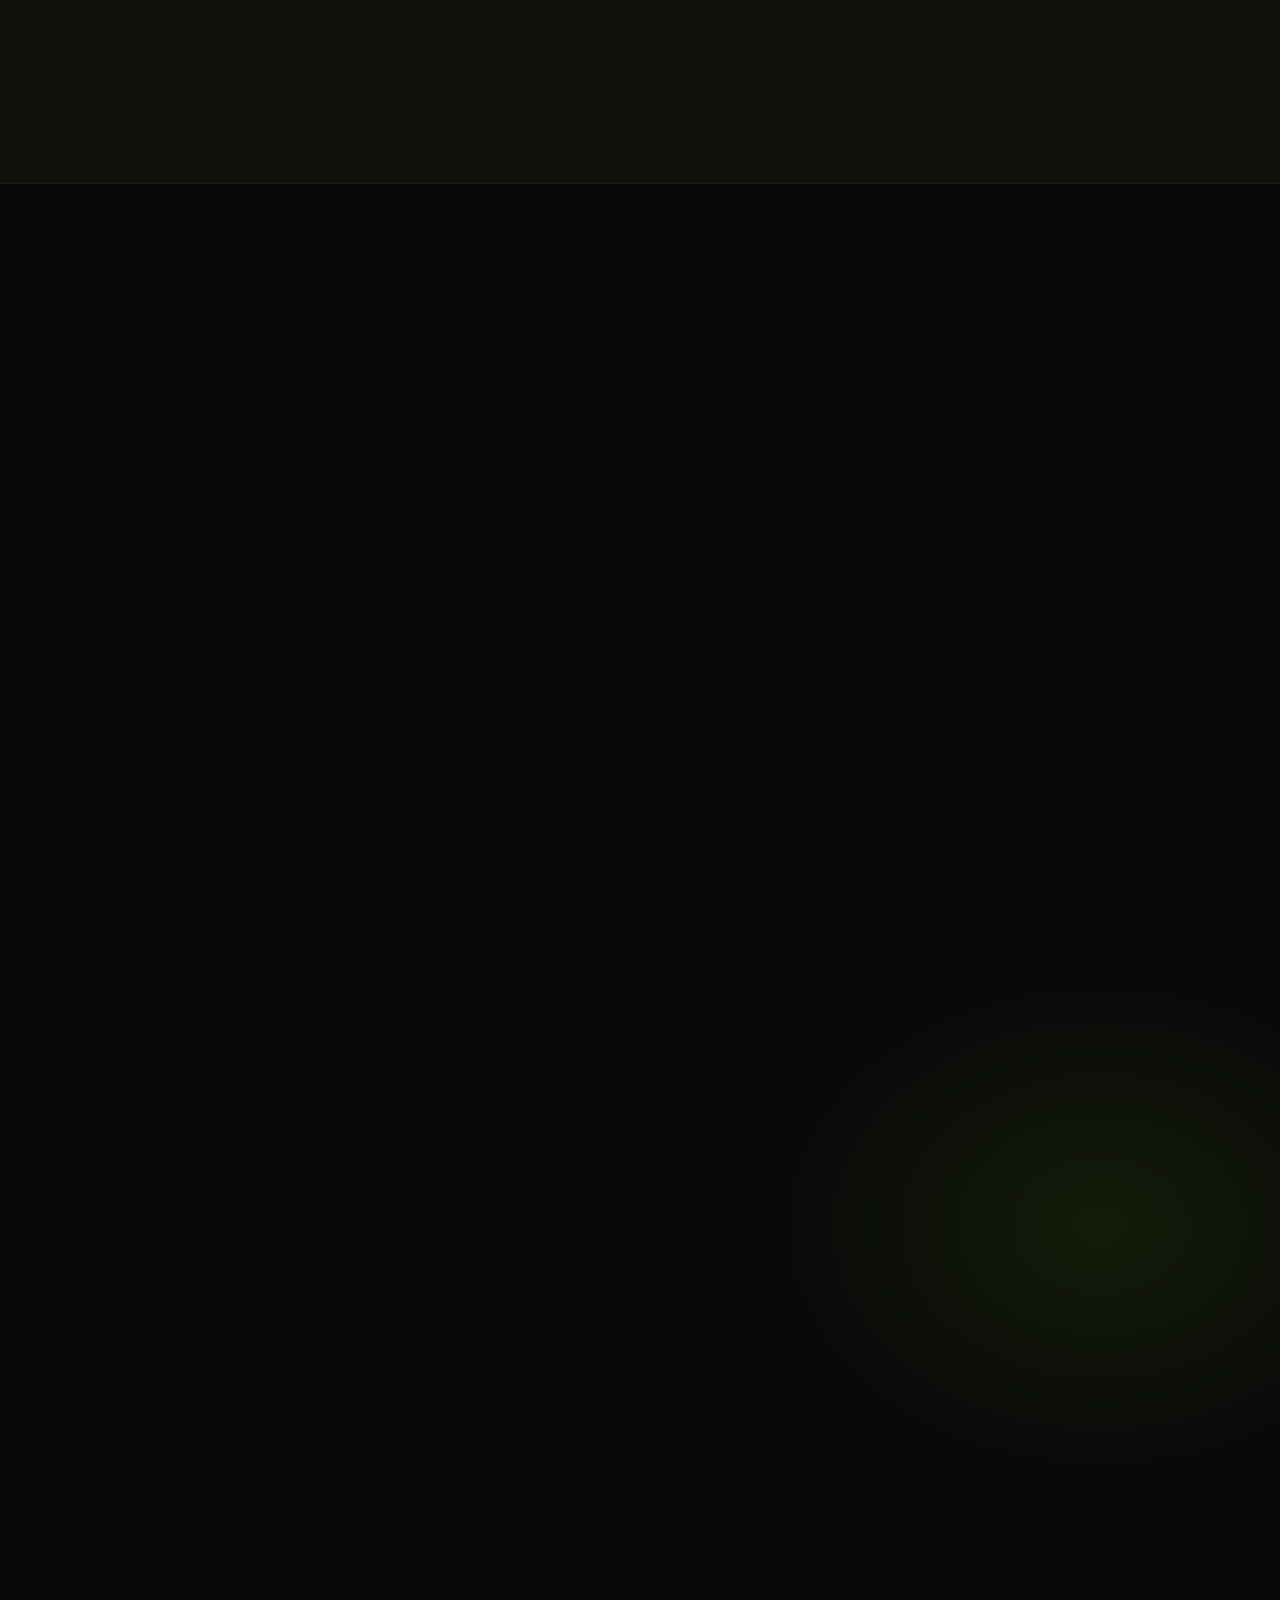
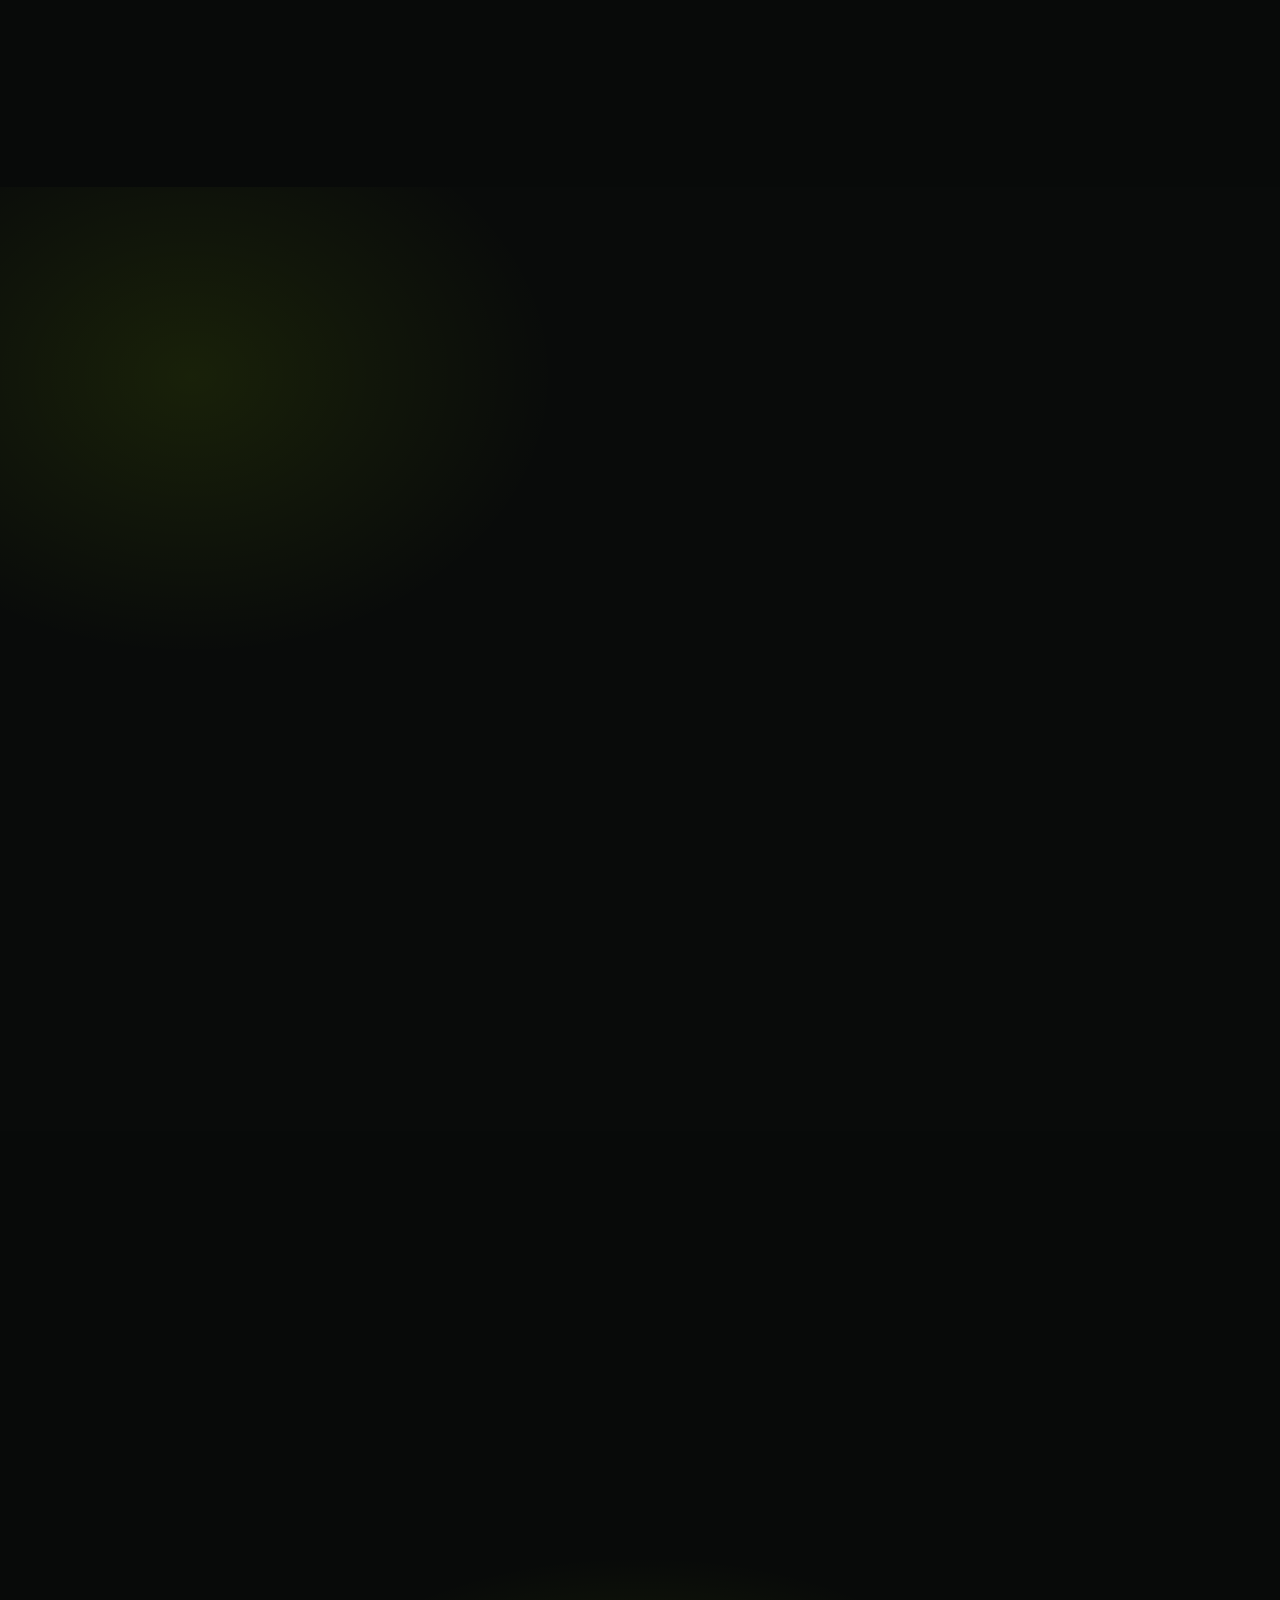
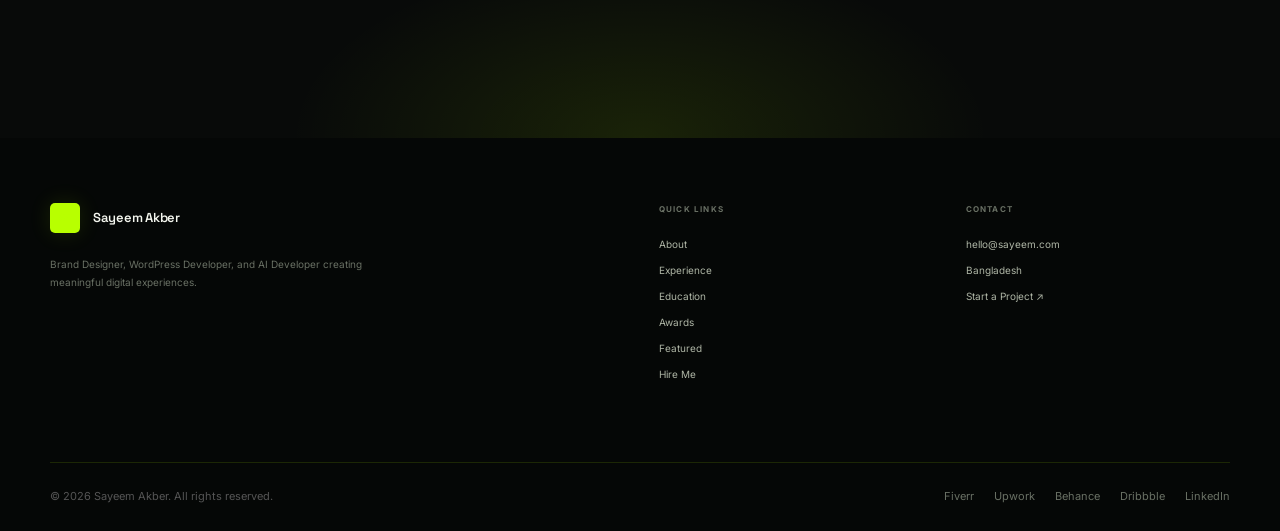
<file: Sayeem-Portfolio-FAST-SMOOTH-RESPONSIVE-v2/index.html>
<!DOCTYPE html>
<html lang="en">
<head>
    <meta charset="UTF-8">

    <meta name="viewport" content="width=device-width, initial-scale=1.0">

    <meta
        name="description"
        content="Sayeem Akber — Brand Designer, WordPress Developer and AI Developer."
    >

    <meta
        name="keywords"
        content="Sayeem Akber, Brand Designer, Logo Designer, WordPress Developer, AI Developer, UI UX Designer"
    >

    <meta name="author" content="Sayeem Akber">

    <title>Sayeem Akber — Brand Designer & Developer</title>

    <!-- Google Fonts -->
    <link rel="preconnect" href="https://fonts.googleapis.com">
    <link rel="preconnect" href="https://fonts.gstatic.com" crossorigin>

    <link
        href="https://fonts.googleapis.com/css2?family=Inter:wght@400;500;600;700;800&family=Space+Grotesk:wght@400;500;600;700&display=swap"
        rel="stylesheet"
    >

    <link rel="preload" as="image" href="./assets/profile.webp" fetchpriority="high">

    <!-- Main CSS -->
    <link rel="stylesheet" href="./css/style.css">

    <!-- Responsive CSS -->
    <link rel="stylesheet" href="./css/responsive.css">
</head>

<body>
    <!-- Cinematic cursor is injected by JavaScript -->

<!-- =========================================================
     PAGE LOADER
========================================================= -->

<div class="page-loader" id="pageLoader">
    <div class="loader-content">
        <span class="loader-logo">SA</span>
        <span class="loader-text">Loading...</span>
    </div>
</div>


<!-- =========================================================
     HEADER
========================================================= -->

<header class="site-header" id="siteHeader">

    <div class="container header-container">

        <!-- Logo -->
        <a href="#home" class="site-logo">
            <span class="logo-mark">SA</span>
            <span class="logo-text">Sayeem Akber</span>
        </a>


        <!-- Desktop Navigation -->
        <nav class="main-navigation" id="mainNavigation">

            <a href="#about" class="nav-link">
                About
            </a>

            <a href="#experience" class="nav-link">
                Experience
            </a>

            <a href="#education" class="nav-link">
                Education
            </a>

            <a href="#awards" class="nav-link">
                Awards
            </a>

            <a href="#featured" class="nav-link">
                Featured
            </a>

            <a href="#contact" class="nav-link nav-hire">
                Hire Me
            </a>

        </nav>


        <!-- Mobile Menu Button -->
        <button
            class="mobile-menu-toggle"
            id="mobileMenuToggle"
            aria-label="Open navigation menu"
            aria-expanded="false"
        >
            <span></span>
            <span></span>
            <span></span>
        </button>

    </div>

</header>


<!-- Floating section navigation -->
<div class="motion-rail" aria-label="Section navigation">
  <a href="#home" data-section="home" title="Home">⌂</a>
  <span class="rail-line"></span>
  <a href="#about" data-section="about" title="About">●</a>
  <a href="#experience" data-section="experience" title="Experience">▣</a>
  <a href="#education" data-section="education" title="Education">◇</a>
  <a href="#awards" data-section="awards" title="Awards">♛</a>
  <a href="#featured" data-section="featured" title="Work">▤</a>
  <a href="#contact" data-section="contact" title="Contact">➤</a>
</div>
<div class="pointer-spot" aria-hidden="true"></div>

<!-- =========================================================
     MAIN
========================================================= -->

<main>


<!-- =========================================================
     HERO SECTION
========================================================= -->

<section class="hero-section" id="home">

    <div class="hero-background">

        <div class="hero-grid"></div>

        <div class="hero-glow hero-glow-one"></div>

        <div class="hero-glow hero-glow-two"></div>

    </div>


    <div class="container hero-container">

        <!-- Hero Content -->

        <div class="hero-content">

            <!-- Availability -->

            <div class="availability-badge">

                <span class="availability-dot"></span>

                <span>
                    Available for Opportunities
                </span>

            </div>


            <!-- Main Heading -->

            <h1 class="hero-title">

                <span class="hero-name">
                    Sayeem Akber
                </span>

                <span class="hero-headline">
                    BUILDING BRANDS
                    <br>
                    CREATING DIGITAL
                    <br>
                    EXPERIENCES.
                </span>

            </h1>


            <!-- Introduction -->

            <p class="hero-description">

                I’m a Brand Designer, WordPress Developer, and AI Developer
                focused on creating meaningful identities, modern websites,
                and digital experiences that help businesses grow.

            </p>


            <!-- Hero Buttons -->

            <div class="hero-buttons">

                <a href="#featured" class="btn btn-primary">
                    <span>View My Work</span>
                    <span class="btn-arrow">↗</span>
                </a>


                <a
                    href="./resume/Sayeem-Akber-Resume.pdf"
                    class="btn btn-secondary"
                    target="_blank"
                    rel="noopener"
                >
                    <span>Download Resume</span>
                    <span class="btn-arrow">↓</span>
                </a>

            </div>


            <!-- Skill Tags -->

            <div class="skill-tags">

                <span class="skill-tag">
                    Brand Design
                </span>

                <span class="skill-tag">
                    Logo Design
                </span>

                <span class="skill-tag">
                    WordPress
                </span>

                <span class="skill-tag">
                    Elementor
                </span>

                <span class="skill-tag">
                    UI/UX
                </span>

                <span class="skill-tag">
                    AI Development
                </span>

            </div>

        </div>


        <!-- Hero Profile Card -->

        <div class="hero-profile">

            <div class="profile-card">

                <div class="profile-image-wrapper">

                    <div class="profile-image-glow"></div>

                    <img decoding="async"
                        src="./assets/profile.webp"
                        alt="Sayeem Akber"
                        class="profile-image"
                        fetchpriority="high"
                    >

                </div>


                <div class="profile-card-content">

                    <span class="profile-role">
                        Creative Developer
                    </span>

                    <h2>
                        Sayeem Akber
                    </h2>

                    <p>
                        Brand Designer · WordPress Developer · AI Developer
                    </p>

                </div>


                <div class="profile-status">

                    <span class="status-dot"></span>

                    <span>
                        Open to work
                    </span>

                </div>

            </div>


            <!-- Location -->

            <div class="hero-location">

                <span class="location-icon">
                    ●
                </span>

                <span>
                    Bangladesh
                </span>

            </div>

        </div>

    </div>

</section>


<!-- =========================================================
     ABOUT SECTION
========================================================= -->

<section class="about-section section" id="about">

    <div class="container">

        <div class="section-header reveal-up">

            <span class="section-number">
                01
            </span>

            <span class="section-label">
                About Me
            </span>

        </div>


        <div class="about-grid">

            <!-- About Intro -->

            <div class="about-intro">

                <h2 class="section-title reveal-up">
                    DESIGNING IDEAS.
                    <br>
                    BUILDING POSSIBILITIES.
                </h2>

                <p class="about-text">

                    I’m Sayeem Akber, a creative professional specializing
                    in brand identity, logo design, WordPress development,
                    UI/UX design, and AI-powered digital solutions.

                </p>

                <p class="about-text">

                    My approach combines strategic thinking, visual design,
                    technology, and user experience to create digital
                    products and brands that feel modern, useful, and memorable.

                </p>

            </div>


            <!-- About Details -->

            <div class="about-details">

                <div class="detail-item">

                    <span class="detail-label">
                        Location
                    </span>

                    <span class="detail-value">
                        Bangladesh
                    </span>

                </div>


                <div class="detail-item">

                    <span class="detail-label">
                        Email
                    </span>

                    <a
                        href="mailto:hello@sayeem.com"
                        class="detail-value"
                    >
                        hello@sayeem.com
                    </a>

                </div>


                <div class="detail-item">

                    <span class="detail-label">
                        Availability
                    </span>

                    <span class="detail-value available">
                        Available for freelance
                    </span>

                </div>


                <div class="detail-item">

                    <span class="detail-label">
                        Agency
                    </span>

                    <span class="detail-value">
                        CreXstudio
                    </span>

                </div>

            </div>

        </div>


        <!-- Core Competencies -->

        <div class="competencies">

            <div class="competencies-heading">

                <span>
                    Core Competencies
                </span>

            </div>


            <div class="competency-grid">

                <div class="competency-card">

                    <span class="competency-number">
                        01
                    </span>

                    <h3>
                        Brand & Visual Design
                    </h3>

                    <p>
                        Logo design, brand identity, visual systems,
                        and creative direction.
                    </p>

                </div>


                <div class="competency-card">

                    <span class="competency-number">
                        02
                    </span>

                    <h3>
                        Web Development
                    </h3>

                    <p>
                        WordPress, Elementor, responsive websites,
                        landing pages, and business websites.
                    </p>

                </div>


                <div class="competency-card">

                    <span class="competency-number">
                        03
                    </span>

                    <h3>
                        UI / UX Design
                    </h3>

                    <p>
                        Clean interfaces, user journeys,
                        prototypes, and modern digital experiences.
                    </p>

                </div>


                <div class="competency-card">

                    <span class="competency-number">
                        04
                    </span>

                    <h3>
                        AI Development
                    </h3>

                    <p>
                        AI-powered applications, automation,
                        intelligent interfaces, and experimental products.
                    </p>

                </div>

            </div>

        </div>

    </div>

</section>


<!-- =========================================================
     EXPERIENCE SECTION
========================================================= -->

<section class="experience-section section" id="experience">
  <div class="container">
    <div class="section-header reveal-up">
      <span class="section-number">02</span>
      <span class="section-label">Where I've Been</span>
    </div>

    <div class="section-heading-row">
      <h2 class="section-title reveal-up">PROFESSIONAL<br><span class="accent-word">JOURNEY</span></h2>
      <div class="experience-filters" role="tablist" aria-label="Professional journey filters">
        <button class="filter-btn active" data-filter="all">All <b>4</b></button>
        <button class="filter-btn" data-filter="active">Active <b>2</b></button>
        <button class="filter-btn" data-filter="past">Past <b>2</b></button>
      </div>
    </div>

    <div class="experience-list cinematic-timeline">
      <article class="experience-item timeline-left timeline-feature" data-category="active">
        <div class="experience-date"><span>01</span><small>CURRENT</small></div>
        <div class="experience-main">
          <div class="timeline-topline"><span class="experience-status">ACTIVE</span><span class="timeline-year">PRESENT</span></div>
          <div class="experience-company"><h3>JoarderTech Live</h3></div>
          <div class="experience-role">Web Designer &amp; Developer</div>
          <p class="experience-description">Creating modern websites, landing pages and digital experiences with a strong focus on visual design, performance, responsive layouts and polished interactions.</p>
          <div class="experience-tags"><span>Web Design</span><span>WordPress</span><span>UI/UX</span><span>Development</span></div>
          <div class="timeline-line-detail"><i></i><span>Building useful digital experiences</span></div>
        </div>
      </article>

      <article class="experience-item timeline-right" data-category="active">
        <div class="experience-date"><span>02</span><small>CURRENT</small></div>
        <div class="experience-main">
          <div class="timeline-topline"><span class="experience-status">ACTIVE</span><span class="timeline-year">ONGOING</span></div>
          <div class="experience-company"><h3>HEZOX</h3></div>
          <div class="experience-role">Creative Designer &amp; Developer</div>
          <p class="experience-description">Creating modern visual identities, websites and digital experiences with a focus on clean design, usability, responsive development and polished interactions.</p>
          <div class="experience-tags"><span>Creative Design</span><span>Web Development</span><span>UI/UX</span></div>
        </div>
      </article>

      <article class="experience-item timeline-left" data-category="past">
        <div class="experience-date"><span>03</span><small>PREVIOUS</small></div>
        <div class="experience-main">
          <div class="timeline-topline"><span class="experience-status past-status">PAST</span><span class="timeline-year">PREVIOUS</span></div>
          <div class="experience-company"><h3>Independent</h3></div>
          <div class="experience-role">Brand Designer &amp; WordPress Developer</div>
          <p class="experience-description">Designing logos, brand identities, WordPress websites, Elementor pages and digital interfaces for businesses and entrepreneurs.</p>
          <div class="experience-tags"><span>Branding</span><span>Logo Design</span><span>Elementor</span></div>
        </div>
      </article>

      <article class="experience-item timeline-right" data-category="past">
        <div class="experience-date"><span>04</span><small>PREVIOUS</small></div>
        <div class="experience-main">
          <div class="timeline-topline"><span class="experience-status past-status">PAST</span><span class="timeline-year">PROJECTS</span></div>
          <div class="experience-company"><h3>Creative Projects</h3></div>
          <div class="experience-role">Designer &amp; Developer</div>
          <p class="experience-description">Delivered creative design and web projects for different businesses, organizations and digital brands.</p>
          <div class="experience-tags"><span>Creative Design</span><span>Web</span><span>Brand Identity</span></div>
        </div>
      </article>
    </div>
  </div>
</section>


<!-- =========================================================
     EDUCATION SECTION
========================================================= -->

<section class="education-section section" id="education">
  <div class="container">
    <div class="section-header reveal-up"><span class="section-number">03</span><span class="section-label">Academic Journey</span></div>
    <div class="academic-layout">
      <div class="education-column">
        <h2 class="section-title reveal-up">ACADEMIC<br><span class="accent-word">JOURNEY</span></h2>
        <div class="education-list">
          <article class="education-item reveal-up"><div class="education-year">2020</div><div class="education-content"><span class="education-type">SECONDARY SCHOOL CERTIFICATE</span><h3>Mohammadpur Pallah High School</h3><p>Secondary School Certificate (SSC).</p></div><span class="education-index">01</span></article>
          <article class="education-item reveal-up"><div class="education-year">2025</div><div class="education-content"><span class="education-type">DIPLOMA</span><h3>Computer Science &amp; Technology</h3><p>Magura Polytechnic Institute.</p></div><span class="education-index">02</span></article>
          <article class="education-item reveal-up"><div class="education-year">2026</div><div class="education-content"><span class="education-type">BACHELOR OF SCIENCE</span><h3>Business Administration — FinTech</h3><p>FinTech focused Bachelor of Science in Business Administration.</p></div><span class="education-index">03</span></article>
        </div>
      </div>
      <div class="cert-column">
        <div class="mini-section-kicker">03.1 / CREDENTIALS</div>
        <h3 class="cert-heading">CERTIFICATIONS</h3>
        <div class="certification-grid">
          <article class="certification-card"><span class="certification-number">01</span><h3>Web Development</h3><p>Modern web technologies</p></article>
          <article class="certification-card"><span class="certification-number">02</span><h3>WordPress</h3><p>CMS &amp; site building</p></article>
          <article class="certification-card"><span class="certification-number">03</span><h3>UI / UX</h3><p>Digital interface design</p></article>
          <article class="certification-card"><span class="certification-number">04</span><h3>Brand Design</h3><p>Identity &amp; visual systems</p></article>
          <article class="certification-card"><span class="certification-number">05</span><h3>AI Development</h3><p>AI &amp; automation</p></article>
          <article class="certification-card"><span class="certification-number">06</span><h3>Elementor</h3><p>Advanced page building</p></article>
        </div>
      </div>
    </div>
  </div>
</section>


<section class="certifications-section section legacy-certifications" aria-hidden="true"></section>


<!-- =========================================================
     AWARDS SECTION
========================================================= -->

<section class="awards-section section" id="awards">

    <div class="container">

        <div class="section-header reveal-up">

            <span class="section-number">
                04
            </span>

            <span class="section-label">
                Recognition & Honours
            </span>

        </div>


        <div class="awards-heading">

            <h2 class="section-title reveal-up">
                AWARDS &
                <br>
                HONOURS
            </h2>

        </div>


        <div class="awards-list">


            <!-- Award 01 -->

            <article class="award-item">

                <div class="award-year">
                    2026
                </div>


                <div class="award-content">

                    <h3>
                        Creative Excellence
                    </h3>

                    <p>
                        Recognition for creative design,
                        digital branding, and professional work.
                    </p>

                </div>


                <span class="award-arrow">
                    ↗
                </span>

            </article>


            <!-- Award 02 -->

            <article class="award-item">

                <div class="award-year">
                    2025
                </div>


                <div class="award-content">

                    <h3>
                        Digital Innovation
                    </h3>

                    <p>
                        Recognition for exploring modern
                        technology and digital solutions.
                    </p>

                </div>


                <span class="award-arrow">
                    ↗
                </span>

            </article>


            <!-- Award 03 -->

            <article class="award-item">

                <div class="award-year">
                    2024
                </div>


                <div class="award-content">

                    <h3>
                        Design Achievement
                    </h3>

                    <p>
                        Recognition for visual identity and
                        creative design projects.
                    </p>

                </div>


                <span class="award-arrow">
                    ↗
                </span>

            </article>

        </div>

    </div>

</section>


<!-- =========================================================
     FEATURED SECTION
========================================================= -->

<section class="featured-section section" id="featured">

    <div class="container">

        <div class="section-header reveal-up">

            <span class="section-number">
                05
            </span>

            <span class="section-label">
                Featured
            </span>

        </div>


        <div class="featured-heading">

            <h2 class="section-title reveal-up">
                SELECTED
                <br>
                WORK & PROJECTS
            </h2>

            <p class="section-description">

                A selection of branding, web development,
                UI/UX, and digital projects.

            </p>

        </div>


        <!-- Featured Projects -->

        <div class="projects-grid">


            <!-- Project 01 -->

            <article class="project-card reveal-up">

                <div class="project-image">

                    <img decoding="async" loading="lazy"
                        src="./assets/lost-horizons.webp"
                        alt="Brand Identity Project"
                    >

                    <div class="project-overlay">

                        <a href="#" class="project-link">
                            
                        </a>

                    </div>

                </div>


                <div class="project-info">

                    <div class="project-meta">
                        Branding
                    </div>

                    <h3>
                        Brand Identity
                    </h3>

                    <p>
                        Modern visual identity created for a
                        forward-thinking brand.
                    </p>

                </div>

            </article>


            <!-- Project 02 -->

            <article class="project-card reveal-up">

                <div class="project-image">

                    <img decoding="async" loading="lazy"
                        src="./assets/wordpress.webp"
                        alt="Website Development Project"
                    >

                    <div class="project-overlay">

                        <a href="#" class="project-link">
                            
                        </a>

                    </div>

                </div>


                <div class="project-info">

                    <div class="project-meta">
                        Development
                    </div>

                    <h3>
                        Modern Website
                    </h3>

                    <p>
                        Responsive digital experience built
                        with modern web technologies.
                    </p>

                </div>

            </article>


            <!-- Project 03 -->

            <article class="project-card reveal-up">

                <div class="project-image">

                    <img decoding="async" loading="lazy"
                        src="./assets/soulvanta-foundation.webp"
                        alt="UI UX Design Project"
                    >

                    <div class="project-overlay">

                        <a href="#" class="project-link">
                            
                        </a>

                    </div>

                </div>


                <div class="project-info">

                    <div class="project-meta">
                        Logo Design
                    </div>

                    <h3>
                        Logo & Branding
                    </h3>

                    <p>
                        Designed a modern and meaningful brand identity for Soulvanta Foundation, combining a helping hand, human figure, “S” shape, and sun rays to represent support, empowerment, hope, and growth.

The project includes logo variations, color palette, typography, and professional branding mockups.

Client Satisfaction: Focused on the client's vision to deliver a clean, memorable, and professional identity.
                    </p>

                </div>

            </article>


            <!-- Project 04 -->

            <article class="project-card reveal-up">

                <div class="project-image">

                    <img decoding="async" loading="lazy"
                        src="./assets/wordpress.webp"
                        alt="AI Development Project"
                    >

                    <div class="project-overlay">

                        <a href="#" class="project-link">
                            View Project ↗
                        </a>

                    </div>

                </div>


                <div class="project-info">

                    <div class="project-meta">
                        AI Development
                    </div>

                    <h3>
                        AI Digital Product
                    </h3>

                    <p>
                        Experimental AI-powered product focused
                        on automation and intelligent interaction.
                    </p>

                </div>

            </article>

        </div>

    </div>

</section>


<!-- =========================================================
     CONTACT SECTION
========================================================= -->

<section class="contact-section section" id="contact">

    <div class="container">

        <div class="section-header reveal-up">

            <span class="section-number">
                06
            </span>

            <span class="section-label">
                Let's Connect
            </span>

        </div>


        <div class="contact-grid">


            <!-- Contact Information -->

            <div class="contact-info">

                <h2 class="contact-title">
                    LET'S BUILD
                    <br>
                    SOMETHING
                    <br>
                    USEFUL.
                </h2>


                <p class="contact-description">

                    Have a project, idea, or collaboration in mind?
                    Let’s talk about how we can turn it into something
                    meaningful.

                </p>


                <div class="contact-details">


                    <div class="contact-detail">

                        <span class="contact-label">
                            Email
                        </span>

                        <a
                            href="mailto:hello@sayeem.com"
                        >
                            hello@sayeem.com
                        </a>

                    </div>


                    <div class="contact-detail">

                        <span class="contact-label">
                            Location
                        </span>

                        <span>
                            Bangladesh
                        </span>

                    </div>


                    <div class="contact-detail">

                        <span class="contact-label">
                            Availability
                        </span>

                        <span class="available">
                            Open for projects
                        </span>

                    </div>

                </div>

            </div>


            <!-- Contact Form -->

            <div class="contact-form-wrapper">

                <form
                    class="contact-form"
                    id="contactForm"
                    action="#"
                    method="POST"
                >


                    <!-- Name -->

                    <div class="form-group">

                        <label for="name">
                            Name
                        </label>

                        <input
                            type="text"
                            id="name"
                            name="name"
                            placeholder="Your name"
                            required
                        >

                    </div>


                    <!-- Email -->

                    <div class="form-group">

                        <label for="email">
                            Email
                        </label>

                        <input
                            type="email"
                            id="email"
                            name="email"
                            placeholder="you@example.com"
                            required
                        >

                    </div>


                    <!-- Subject -->

                    <div class="form-group">

                        <label for="subject">
                            Subject
                        </label>

                        <input
                            type="text"
                            id="subject"
                            name="subject"
                            placeholder="Project subject"
                            required
                        >

                    </div>


                    <!-- Message -->

                    <div class="form-group">

                        <label for="message">
                            Message
                        </label>

                        <textarea
                            id="message"
                            name="message"
                            rows="6"
                            placeholder="Tell me about your project..."
                            required
                        ></textarea>

                    </div>


                    <!-- Submit -->

                    <button
                        type="submit"
                        class="form-submit"
                    >

                        <span>
                            Send Message
                        </span>

                        <span>
                            ↗
                        </span>

                    </button>


                    <!-- Form Status -->

                    <div
                        class="form-message"
                        id="formMessage"
                    ></div>

                </form>

            </div>

        </div>

    </div>

</section>


<!-- =========================================================
     HIRE ME CTA
========================================================= -->

<section class="hire-section">

    <div class="container">

        <div class="hire-box">

            <span class="hire-small">
                HAVE A PROJECT IN MIND?
            </span>

            <h2>
                LET'S CREATE
                <br>
                SOMETHING GREAT.
            </h2>

            <a
                href="mailto:sayeemakber1@gmail.com"
                class="btn btn-primary"
            >
                <span>Hire Me</span>
                <span>↗</span>
            </a>

        </div>

    </div>

</section>


</main>


<!-- =========================================================
     FOOTER
========================================================= -->

<footer class="site-footer">

    <div class="container">

        <div class="footer-grid">


            <!-- Footer Brand -->

            <div class="footer-brand">

                <a href="#home" class="site-logo">

                    <span class="logo-mark">
                        SA
                    </span>

                    <span class="logo-text">
                        Sayeem Akber
                    </span>

                </a>


                <p class="footer-description">

                    Brand Designer, WordPress Developer,
                    and AI Developer creating meaningful
                    digital experiences.

                </p>

            </div>


            <!-- Quick Links -->

            <div class="footer-links">

                <h3>
                    Quick Links
                </h3>

                <a href="#about">
                    About
                </a>

                <a href="#experience">
                    Experience
                </a>

                <a href="#education">
                    Education
                </a>

                <a href="#awards">
                    Awards
                </a>

                <a href="#featured">
                    Featured
                </a>

                <a href="#contact">
                    Hire Me
                </a>

            </div>


            <!-- Footer Contact -->

            <div class="footer-contact">

                <h3>
                    Contact
                </h3>

                <a href="mailto:hello@sayeem.com">
                    hello@sayeem.com
                </a>

                <span>
                    Bangladesh
                </span>

                <a href="#contact">
                    Start a Project ↗
                </a>

            </div>

        </div>


        <!-- Footer Bottom -->

        <div class="footer-bottom">

            <p>
                © <span id="currentYear"></span>
                Sayeem Akber. All rights reserved.
            </p>


            <div class="footer-socials">

                <a
                    href="https://www.fiverr.com/crezsayeem/"
                    aria-label="Fiverr"
                >
                    Fiverr
                </a>
                <a
                    href="https://www.upwork.com/freelancers/~01dd5ea18ef0b814d1?mp_source=share"
                    aria-label="Upwork"
                >
                    Upwork
                </a>


                <a
                    href="https://www.behance.net/crezsayeem"
                    aria-label="Behance"
                >
                    Behance
                </a>

                <a
                    href="https://dribbble.com/crezsayeem"
                    aria-label="Dribbble"
                >
                    Dribbble
                </a>

                <a
                    href="https://bd.linkedin.com/in/crezsayeem"
                    aria-label="LinkedIn"
                >
                    LinkedIn
                </a>

            </div>

        </div>

    </div>

</footer>


<!-- =========================================================
     BACK TO TOP
========================================================= -->

<button
    class="back-to-top"
    id="backToTop"
    aria-label="Back to top"
>
    ↑
</button>


<!-- =========================================================
     MAIN JAVASCRIPT
========================================================= -->

<script src="./js/main.js"></script>

</body>
</html>
</file>
<file: css/style.css>
/* =========================================================
   SAYEEM AKBER PORTFOLIO
   MAIN STYLE SHEET
========================================================= */


/* =========================================================
   01. ROOT VARIABLES
========================================================= */

:root {

    --bg: #050505;
    --bg-soft: #0a0a0a;
    --bg-card: #0d0d0d;
    --bg-card-2: #111111;

    --text: #f5f5f5;
    --text-soft: #b5b5b5;
    --text-muted: #777777;

    --accent: #82ff1f;
    --accent-dark: #62d914;

    --border: rgba(255, 255, 255, 0.10);
    --border-light: rgba(255, 255, 255, 0.16);

    --white: #ffffff;
    --black: #000000;

    --container: 1240px;

    --radius-sm: 8px;
    --radius-md: 16px;
    --radius-lg: 24px;
    --radius-xl: 32px;

    --transition: 0.35s ease;

    --font-main: "Inter", sans-serif;
    --font-heading: "Space Grotesk", sans-serif;
}


/* =========================================================
   02. RESET
========================================================= */

*,
*::before,
*::after {
    margin: 0;
    padding: 0;
    box-sizing: border-box;
}


html {
    scroll-behavior: smooth;
    scroll-padding-top: 90px;
}


body {
    background: var(--bg);
    color: var(--text);
    font-family: var(--font-main);
    font-size: 16px;
    line-height: 1.6;
    overflow-x: hidden;
}


body.menu-open {
    overflow: hidden;
}


img {
    display: block;
    width: 100%;
    max-width: 100%;
}


a {
    color: inherit;
    text-decoration: none;
}


button,
input,
textarea {
    font: inherit;
}


button {
    border: 0;
    cursor: pointer;
}


ul,
ol {
    list-style: none;
}


/* Selection */

::selection {
    background: var(--accent);
    color: var(--black);
}


/* Scrollbar */

::-webkit-scrollbar {
    width: 8px;
}


::-webkit-scrollbar-track {
    background: var(--bg);
}


::-webkit-scrollbar-thumb {
    background: #292929;
    border-radius: 20px;
}


::-webkit-scrollbar-thumb:hover {
    background: var(--accent);
}


/* =========================================================
   03. GLOBAL
========================================================= */

.container {
    width: min(
        calc(100% - 48px),
        var(--container)
    );

    margin-inline: auto;
}


.section {
    position: relative;
    padding: 140px 0;
}


.section-header {
    display: flex;
    align-items: center;
    gap: 18px;

    margin-bottom: 70px;

    color: var(--text-muted);

    font-size: 12px;
    font-weight: 700;

    text-transform: uppercase;
    letter-spacing: 0.18em;
}


.section-number {
    color: var(--accent);
}


.section-label {
    position: relative;
}


.section-label::before {
    content: "";

    position: absolute;

    width: 34px;
    height: 1px;

    left: -52px;
    top: 50%;

    background: var(--accent);
}


.section-title {
    font-family: var(--font-heading);

    font-size: clamp(
        42px,
        6vw,
        82px
    );

    line-height: 0.98;

    font-weight: 600;

    letter-spacing: -0.055em;

    text-transform: uppercase;
}


.section-description {
    max-width: 480px;

    color: var(--text-soft);

    line-height: 1.8;
}


/* =========================================================
   04. PAGE LOADER
========================================================= */

.page-loader {

    position: fixed;

    inset: 0;

    z-index: 9999;

    display: flex;

    align-items: center;
    justify-content: center;

    background: var(--bg);

    transition:
        opacity 0.6s ease,
        visibility 0.6s ease;
}


.page-loader.loaded {
    opacity: 0;
    visibility: hidden;
}


.loader-content {
    display: flex;

    flex-direction: column;

    align-items: center;

    gap: 18px;
}


.loader-logo {

    width: 58px;
    height: 58px;

    display: grid;
    place-items: center;

    border: 1px solid var(--accent);

    color: var(--accent);

    font-family: var(--font-heading);

    font-weight: 700;

    font-size: 18px;

    transform: rotate(45deg);
}


.loader-logo::first-letter {
    transform: rotate(-45deg);
}


.loader-text {

    color: var(--text-muted);

    font-size: 11px;

    letter-spacing: 0.25em;

    text-transform: uppercase;
}


/* =========================================================
   05. HEADER
========================================================= */

.site-header {

    position: fixed;

    top: 0;
    left: 0;

    width: 100%;

    z-index: 1000;

    border-bottom: 1px solid transparent;

    transition:
        background var(--transition),
        border-color var(--transition),
        backdrop-filter var(--transition);
}


.site-header.scrolled {

    background: rgba(5, 5, 5, 0.82);

    border-color: var(--border);

    backdrop-filter: blur(20px);
}


.header-container {

    min-height: 84px;

    display: flex;

    align-items: center;

    justify-content: space-between;
}


/* Logo */

.site-logo {

    display: inline-flex;

    align-items: center;

    gap: 13px;

    font-family: var(--font-heading);

    font-weight: 600;
}


.logo-mark {

    width: 38px;
    height: 38px;

    display: grid;

    place-items: center;

    background: var(--accent);

    color: var(--black);

    font-size: 12px;

    font-weight: 800;

    border-radius: 50%;
}


.logo-text {

    font-size: 15px;

    letter-spacing: -0.02em;
}


/* Navigation */

.main-navigation {

    display: flex;

    align-items: center;

    gap: 6px;
}


.nav-link {

    position: relative;

    padding: 10px 14px;

    color: var(--text-soft);

    font-size: 13px;

    font-weight: 500;

    transition:
        color var(--transition),
        background var(--transition);
}


.nav-link:hover,
.nav-link.active {

    color: var(--white);
}


.nav-link::after {

    content: "";

    position: absolute;

    left: 14px;
    right: 14px;
    bottom: 3px;

    height: 1px;

    background: var(--accent);

    transform: scaleX(0);

    transform-origin: right;

    transition: transform var(--transition);
}


.nav-link:hover::after,
.nav-link.active::after {

    transform: scaleX(1);

    transform-origin: left;
}


.nav-hire {

    margin-left: 8px;

    border: 1px solid var(--border-light);

    border-radius: 100px;

    color: var(--white);
}


.nav-hire:hover {

    background: var(--accent);

    border-color: var(--accent);

    color: var(--black);
}


.nav-hire::after {
    display: none;
}


/* Mobile menu */

.mobile-menu-toggle {

    display: none;

    width: 42px;
    height: 42px;

    background: transparent;

    border: 1px solid var(--border);

    border-radius: 50%;
}


.mobile-menu-toggle span {

    display: block;

    width: 17px;
    height: 1px;

    margin: 4px auto;

    background: var(--white);

    transition: var(--transition);
}


/* =========================================================
   06. HERO
========================================================= */

.hero-section {

    position: relative;

    min-height: 100vh;

    display: flex;

    align-items: center;

    padding: 150px 0 100px;

    overflow: hidden;
}


.hero-background {

    position: absolute;

    inset: 0;

    pointer-events: none;
}


/* Grid */

.hero-grid {

    position: absolute;

    inset: 0;

    opacity: 0.24;

    background-image:
        linear-gradient(
            rgba(255,255,255,0.045) 1px,
            transparent 1px
        ),
        linear-gradient(
            90deg,
            rgba(255,255,255,0.045) 1px,
            transparent 1px
        );

    background-size: 70px 70px;

    mask-image:
        linear-gradient(
            to bottom,
            black,
            transparent 90%
        );
}


/* Glow */

.hero-glow {

    position: absolute;

    width: 550px;
    height: 550px;

    border-radius: 50%;

    background: var(--accent);

    filter: blur(160px);

    opacity: 0.08;
}


.hero-glow-one {

    top: -250px;

    right: -180px;
}


.hero-glow-two {

    bottom: -300px;

    left: -220px;

    opacity: 0.045;
}


.hero-container {

    position: relative;

    z-index: 2;

    display: grid;

    grid-template-columns:
        minmax(0, 1.15fr)
        minmax(380px, 0.85fr);

    gap: 80px;

    align-items: center;
}


/* Availability */

.availability-badge {

    display: inline-flex;

    align-items: center;

    gap: 10px;

    padding: 8px 14px;

    border: 1px solid var(--border);

    border-radius: 100px;

    color: var(--text-soft);

    font-size: 11px;

    font-weight: 600;

    text-transform: uppercase;

    letter-spacing: 0.12em;

    background: rgba(255,255,255,0.025);

    margin-bottom: 30px;
}


.availability-dot {

    width: 7px;
    height: 7px;

    border-radius: 50%;

    background: var(--accent);

    box-shadow:
        0 0 0 5px rgba(130,255,31,0.08),
        0 0 18px rgba(130,255,31,0.7);

    animation: pulseDot 2s infinite;
}


@keyframes pulseDot {

    0%,
    100% {
        box-shadow:
            0 0 0 5px rgba(130,255,31,0.08),
            0 0 18px rgba(130,255,31,0.7);
    }

    50% {
        box-shadow:
            0 0 0 9px rgba(130,255,31,0.02),
            0 0 28px rgba(130,255,31,0.9);
    }

}


/* Hero title */

.hero-title {

    display: flex;

    flex-direction: column;

    margin-bottom: 32px;
}


.hero-name {

    margin-bottom: 20px;

    color: var(--accent);

    font-family: var(--font-heading);

    font-size: clamp(
        22px,
        3vw,
        38px
    );

    line-height: 1;

    font-weight: 600;

    letter-spacing: -0.04em;
}


.hero-headline {

    font-family: var(--font-heading);

    font-size: clamp(
        48px,
        7vw,
        94px
    );

    line-height: 0.92;

    font-weight: 600;

    letter-spacing: -0.065em;
}


/* Hero description */

.hero-description {

    max-width: 620px;

    color: var(--text-soft);

    font-size: 16px;

    line-height: 1.85;

    margin-bottom: 35px;
}


/* Hero Buttons */

.hero-buttons {

    display: flex;

    flex-wrap: wrap;

    gap: 12px;

    margin-bottom: 35px;
}


.btn {

    min-height: 52px;

    display: inline-flex;

    align-items: center;

    justify-content: center;

    gap: 20px;

    padding: 0 22px;

    border-radius: 100px;

    font-size: 13px;

    font-weight: 700;

    transition:
        transform var(--transition),
        background var(--transition),
        color var(--transition),
        border-color var(--transition);
}


.btn:hover {

    transform: translateY(-3px);
}


.btn-primary {

    background: var(--accent);

    color: var(--black);
}


.btn-primary:hover {

    background: var(--white);
}


.btn-secondary {

    border: 1px solid var(--border-light);

    color: var(--white);

    background: rgba(255,255,255,0.02);
}


.btn-secondary:hover {

    border-color: var(--accent);

    color: var(--accent);
}


.btn-arrow {

    font-size: 17px;

    line-height: 1;
}


/* Skill tags */

.skill-tags {

    display: flex;

    flex-wrap: wrap;

    gap: 8px;
}


.skill-tag {

    padding: 8px 12px;

    border: 1px solid var(--border);

    border-radius: 100px;

    color: var(--text-muted);

    font-size: 11px;

    transition:
        color var(--transition),
        border-color var(--transition),
        background var(--transition);
}


.skill-tag:hover {

    color: var(--accent);

    border-color: rgba(130,255,31,0.35);

    background: rgba(130,255,31,0.04);
}


/* =========================================================
   07. HERO PROFILE
========================================================= */

.hero-profile {

    display: flex;

    flex-direction: column;

    align-items: center;
}


.profile-card {

    position: relative;

    width: min(100%, 440px);

    padding: 20px;

    border: 1px solid var(--border);

    border-radius: var(--radius-xl);

    background:
        linear-gradient(
            145deg,
            rgba(255,255,255,0.07),
            rgba(255,255,255,0.015)
        );

    box-shadow:
        0 35px 100px rgba(0,0,0,0.45);

    overflow: hidden;

    transition:
        transform 0.5s ease,
        border-color var(--transition);
}


.profile-card::before {

    content: "";

    position: absolute;

    width: 250px;
    height: 250px;

    top: -130px;
    right: -100px;

    background: var(--accent);

    filter: blur(100px);

    opacity: 0.10;
}


.profile-card:hover {

    transform: translateY(-8px);

    border-color: rgba(130,255,31,0.3);
}


/* Profile image */

.profile-image-wrapper {

    position: relative;

    overflow: hidden;

    aspect-ratio: 0.86;

    border-radius: 20px;

    background: #111;
}


.profile-image {

    height: 100%;

    object-fit: cover;

    filter: grayscale(15%);

    transition:
        transform 0.8s ease,
        filter 0.5s ease;
}


.profile-card:hover .profile-image {

    transform: scale(1.04);

    filter: grayscale(0);
}


.profile-image-glow {

    position: absolute;

    inset: 0;

    z-index: 1;

    pointer-events: none;

    background:
        linear-gradient(
            to top,
            rgba(0,0,0,0.65),
            transparent 55%
        );
}


/* Profile content */

.profile-card-content {

    position: relative;

    z-index: 2;

    padding: 25px 5px 15px;
}


.profile-role {

    display: block;

    margin-bottom: 8px;

    color: var(--accent);

    font-size: 10px;

    font-weight: 700;

    text-transform: uppercase;

    letter-spacing: 0.16em;
}


.profile-card-content h2 {

    margin-bottom: 5px;

    font-family: var(--font-heading);

    font-size: 28px;

    letter-spacing: -0.04em;
}


.profile-card-content p {

    color: var(--text-muted);

    font-size: 12px;
}


/* Profile status */

.profile-status {

    display: flex;

    align-items: center;

    gap: 9px;

    padding: 13px 14px;

    border-top: 1px solid var(--border);

    color: var(--text-soft);

    font-size: 11px;
}


.status-dot {

    width: 6px;
    height: 6px;

    border-radius: 50%;

    background: var(--accent);
}


.hero-location {

    display: flex;

    align-items: center;

    gap: 8px;

    margin-top: 18px;

    color: var(--text-muted);

    font-size: 11px;

    text-transform: uppercase;

    letter-spacing: 0.12em;
}


.location-icon {

    color: var(--accent);

    font-size: 8px;
}


/* =========================================================
   08. ABOUT
========================================================= */

.about-section {

    background:
        linear-gradient(
            to bottom,
            var(--bg),
            var(--bg-soft)
        );
}


.about-grid {

    display: grid;

    grid-template-columns:
        minmax(0, 1.3fr)
        minmax(300px, 0.7fr);

    gap: 100px;

    padding-bottom: 110px;

    border-bottom: 1px solid var(--border);
}


.about-intro .section-title {

    max-width: 800px;

    margin-bottom: 35px;
}


.about-text {

    max-width: 720px;

    margin-bottom: 20px;

    color: var(--text-soft);

    line-height: 1.9;
}


/* About details */

.about-details {

    border-top: 1px solid var(--border);
}


.detail-item {

    display: flex;

    flex-direction: column;

    gap: 6px;

    padding: 20px 0;

    border-bottom: 1px solid var(--border);
}


.detail-label {

    color: var(--text-muted);

    font-size: 10px;

    font-weight: 700;

    text-transform: uppercase;

    letter-spacing: 0.15em;
}


.detail-value {

    color: var(--white);

    font-size: 14px;
}


.detail-value:hover {

    color: var(--accent);
}


.available {

    color: var(--accent) !important;
}


/* Competencies */

.competencies {

    padding-top: 80px;
}


.competencies-heading {

    margin-bottom: 30px;

    color: var(--text-muted);

    font-size: 11px;

    font-weight: 700;

    text-transform: uppercase;

    letter-spacing: 0.16em;
}


.competency-grid {

    display: grid;

    grid-template-columns:
        repeat(4, 1fr);

    border-top: 1px solid var(--border);

    border-left: 1px solid var(--border);
}


.competency-card {

    min-height: 280px;

    padding: 30px;

    border-right: 1px solid var(--border);

    border-bottom: 1px solid var(--border);

    transition:
        background var(--transition),
        transform var(--transition);
}


.competency-card:hover {

    background: rgba(130,255,31,0.035);
}


.competency-number {

    display: block;

    margin-bottom: 60px;

    color: var(--accent);

    font-size: 11px;
}


.competency-card h3 {

    margin-bottom: 12px;

    font-family: var(--font-heading);

    font-size: 19px;

    letter-spacing: -0.03em;
}


.competency-card p {

    color: var(--text-muted);

    font-size: 13px;

    line-height: 1.7;
}


/* =========================================================
   09. EXPERIENCE
========================================================= */

.experience-section {

    background: var(--bg);
}


.section-heading-row {

    display: flex;

    align-items: flex-end;

    justify-content: space-between;

    gap: 40px;

    margin-bottom: 70px;
}


/* Filters */

.experience-filters {

    display: flex;

    gap: 7px;

    padding: 5px;

    border: 1px solid var(--border);

    border-radius: 100px;
}


.filter-btn {

    padding: 9px 16px;

    border-radius: 100px;

    background: transparent;

    color: var(--text-muted);

    font-size: 11px;

    transition: var(--transition);
}


.filter-btn:hover,
.filter-btn.active {

    background: var(--accent);

    color: var(--black);
}


/* Experience item */

.experience-list {

    border-top: 1px solid var(--border);
}


.experience-item {

    display: grid;

    grid-template-columns: 190px 1fr;

    gap: 60px;

    padding: 45px 0;

    border-bottom: 1px solid var(--border);

    transition:
        padding var(--transition),
        background var(--transition);
}


.experience-item:hover {

    padding-left: 15px;

    padding-right: 15px;

    background: rgba(255,255,255,0.012);
}


.experience-date {

    color: var(--text-muted);

    font-size: 11px;

    font-weight: 600;

    text-transform: uppercase;

    letter-spacing: 0.08em;
}


.experience-company {

    display: flex;

    align-items: center;

    gap: 12px;

    margin-bottom: 8px;
}


.experience-status {

    padding: 5px 9px;

    border: 1px solid rgba(130,255,31,0.25);

    border-radius: 100px;

    color: var(--accent);

    font-size: 9px;

    text-transform: uppercase;

    letter-spacing: 0.1em;
}


.experience-company h3 {

    font-family: var(--font-heading);

    font-size: 25px;

    letter-spacing: -0.035em;
}


.experience-role {

    margin-bottom: 18px;

    color: var(--accent);

    font-size: 13px;

    font-weight: 600;
}


.experience-description {

    max-width: 720px;

    margin-bottom: 20px;

    color: var(--text-soft);

    font-size: 14px;

    line-height: 1.8;
}


.experience-tags {

    display: flex;

    flex-wrap: wrap;

    gap: 7px;
}


.experience-tags span {

    padding: 6px 9px;

    border: 1px solid var(--border);

    border-radius: 100px;

    color: var(--text-muted);

    font-size: 10px;
}


/* =========================================================
   10. EDUCATION
========================================================= */

.education-section {

    background: var(--bg-soft);
}


.education-heading {

    margin-bottom: 70px;
}


.education-list {

    border-top: 1px solid var(--border);
}


.education-item {

    display: grid;

    grid-template-columns: 190px 1fr;

    gap: 60px;

    padding: 45px 0;

    border-bottom: 1px solid var(--border);
}


.education-year {

    color: var(--accent);

    font-family: var(--font-heading);

    font-size: 15px;

    font-weight: 600;
}


.education-type {

    display: block;

    margin-bottom: 10px;

    color: var(--text-muted);

    font-size: 10px;

    font-weight: 700;

    text-transform: uppercase;

    letter-spacing: 0.15em;
}


.education-content h3 {

    margin-bottom: 12px;

    font-family: var(--font-heading);

    font-size: 26px;

    letter-spacing: -0.04em;
}


.education-content p {

    max-width: 720px;

    color: var(--text-soft);

    font-size: 14px;

    line-height: 1.8;
}


/* =========================================================
   11. CERTIFICATIONS
========================================================= */

.certifications-section {

    background: var(--bg-soft);

    padding-top: 0;
}


.certification-grid {

    display: grid;

    grid-template-columns:
        repeat(2, 1fr);

    border-top: 1px solid var(--border);

    border-left: 1px solid var(--border);
}


.certification-card {

    min-height: 180px;

    display: flex;

    gap: 30px;

    padding: 30px;

    border-right: 1px solid var(--border);

    border-bottom: 1px solid var(--border);

    transition:
        background var(--transition);
}


.certification-card:hover {

    background: rgba(130,255,31,0.035);
}


.certification-number {

    color: var(--accent);

    font-size: 11px;
}


.certification-card h3 {

    margin-bottom: 10px;

    font-family: var(--font-heading);

    font-size: 20px;
}


.certification-card p {

    color: var(--text-muted);

    font-size: 13px;

    line-height: 1.7;
}


/* =========================================================
   12. AWARDS
========================================================= */

.awards-heading {

    margin-bottom: 70px;
}


.awards-list {

    border-top: 1px solid var(--border);
}


.award-item {

    display: grid;

    grid-template-columns: 150px 1fr 50px;

    align-items: center;

    gap: 40px;

    padding: 35px 0;

    border-bottom: 1px solid var(--border);

    transition:
        padding var(--transition),
        background var(--transition);
}


.award-item:hover {

    padding-left: 15px;

    padding-right: 15px;

    background: rgba(130,255,31,0.025);
}


.award-year {

    color: var(--text-muted);

    font-size: 12px;

    font-weight: 600;
}


.award-content h3 {

    margin-bottom: 7px;

    font-family: var(--font-heading);

    font-size: 23px;

    letter-spacing: -0.035em;
}


.award-content p {

    max-width: 650px;

    color: var(--text-muted);

    font-size: 13px;
}


.award-arrow {

    width: 40px;
    height: 40px;

    display: grid;

    place-items: center;

    border: 1px solid var(--border);

    border-radius: 50%;

    color: var(--text-soft);

    transition:
        color var(--transition),
        background var(--transition),
        border-color var(--transition);
}


.award-item:hover .award-arrow {

    background: var(--accent);

    border-color: var(--accent);

    color: var(--black);
}


/* =========================================================
   13. FEATURED PROJECTS
========================================================= */

.featured-section {

    background: var(--bg);
}


.featured-heading {

    display: flex;

    align-items: flex-end;

    justify-content: space-between;

    gap: 60px;

    margin-bottom: 70px;
}


.projects-grid {

    display: grid;

    grid-template-columns:
        repeat(2, 1fr);

    gap: 65px 30px;
}


/* Project */

.project-card {

    min-width: 0;
}


.project-image {

    position: relative;

    overflow: hidden;

    aspect-ratio: 1.4;

    border: 1px solid var(--border);

    border-radius: var(--radius-lg);

    background: var(--bg-card);
}


.project-image img {

    height: 100%;

    object-fit: cover;

    transition:
        transform 0.8s ease;
}


.project-card:hover .project-image img {

    transform: scale(1.06);
}


/* Project overlay */

.project-overlay {

    position: absolute;

    inset: 0;

    display: flex;

    align-items: flex-end;

    justify-content: flex-end;

    padding: 20px;

    background:
        linear-gradient(
            to top,
            rgba(0,0,0,0.7),
            transparent 45%
        );

    opacity: 0;

    transition: opacity var(--transition);
}


.project-card:hover .project-overlay {

    opacity: 1;
}


.project-link {

    padding: 12px 16px;

    border-radius: 100px;

    background: var(--accent);

    color: var(--black);

    font-size: 11px;

    font-weight: 700;
}


/* Project info */

.project-info {

    padding-top: 22px;
}


.project-meta {

    margin-bottom: 8px;

    color: var(--accent);

    font-size: 10px;

    font-weight: 700;

    text-transform: uppercase;

    letter-spacing: 0.15em;
}


.project-info h3 {

    margin-bottom: 8px;

    font-family: var(--font-heading);

    font-size: 25px;

    letter-spacing: -0.04em;
}


.project-info p {

    max-width: 480px;

    color: var(--text-muted);

    font-size: 13px;

    line-height: 1.7;
}


/* =========================================================
   14. CONTACT
========================================================= */

.contact-section {

    background: var(--bg-soft);
}


.contact-grid {

    display: grid;

    grid-template-columns:
        minmax(0, 0.9fr)
        minmax(400px, 1.1fr);

    gap: 100px;

    align-items: start;
}


.contact-title {

    margin-bottom: 30px;

    font-family: var(--font-heading);

    font-size: clamp(
        48px,
        6vw,
        80px
    );

    line-height: 0.95;

    letter-spacing: -0.06em;
}


.contact-description {

    max-width: 500px;

    margin-bottom: 45px;

    color: var(--text-soft);

    line-height: 1.8;
}


/* Contact details */

.contact-details {

    border-top: 1px solid var(--border);
}


.contact-detail {

    display: flex;

    flex-direction: column;

    gap: 5px;

    padding: 18px 0;

    border-bottom: 1px solid var(--border);
}


.contact-label {

    color: var(--text-muted);

    font-size: 10px;

    font-weight: 700;

    text-transform: uppercase;

    letter-spacing: 0.15em;
}


.contact-detail a {

    transition: color var(--transition);
}


.contact-detail a:hover {

    color: var(--accent);
}


/* Contact form */

.contact-form-wrapper {

    padding: 35px;

    border: 1px solid var(--border);

    border-radius: var(--radius-xl);

    background: rgba(255,255,255,0.018);
}


.contact-form {

    display: flex;

    flex-direction: column;

    gap: 24px;
}


.form-group {

    display: flex;

    flex-direction: column;

    gap: 9px;
}


.form-group label {

    color: var(--text-muted);

    font-size: 10px;

    font-weight: 700;

    text-transform: uppercase;

    letter-spacing: 0.14em;
}


.form-group input,
.form-group textarea {

    width: 100%;

    border: 1px solid var(--border);

    outline: none;

    border-radius: 10px;

    background: rgba(255,255,255,0.025);

    color: var(--white);

    padding: 15px 16px;

    font-size: 13px;

    transition:
        border-color var(--transition),
        background var(--transition);
}


.form-group input {

    height: 52px;
}


.form-group textarea {

    min-height: 150px;

    resize: vertical;
}


.form-group input::placeholder,
.form-group textarea::placeholder {

    color: #555;
}


.form-group input:focus,
.form-group textarea:focus {

    border-color: rgba(130,255,31,0.5);

    background: rgba(130,255,31,0.02);
}


.form-submit {

    min-height: 54px;

    display: flex;

    align-items: center;

    justify-content: space-between;

    padding: 0 20px;

    border-radius: 10px;

    background: var(--accent);

    color: var(--black);

    font-size: 13px;

    font-weight: 800;

    transition:
        transform var(--transition),
        background var(--transition);
}


.form-submit:hover {

    transform: translateY(-3px);

    background: var(--white);
}


.form-message {

    min-height: 20px;

    color: var(--accent);

    font-size: 12px;
}


/* =========================================================
   15. HIRE CTA
========================================================= */

.hire-section {

    padding: 100px 0;

    background: var(--bg);
}


.hire-box {

    position: relative;

    overflow: hidden;

    padding: 100px 60px;

    text-align: center;

    border: 1px solid var(--border);

    border-radius: var(--radius-xl);

    background:
        radial-gradient(
            circle at 50% 100%,
            rgba(130,255,31,0.09),
            transparent 50%
        ),
        rgba(255,255,255,0.015);
}


.hire-box::before {

    content: "";

    position: absolute;

    width: 300px;
    height: 300px;

    top: -200px;
    left: 50%;

    transform: translateX(-50%);

    background: var(--accent);

    filter: blur(130px);

    opacity: 0.08;
}


.hire-small {

    position: relative;

    display: block;

    margin-bottom: 25px;

    color: var(--accent);

    font-size: 10px;

    font-weight: 700;

    letter-spacing: 0.2em;
}


.hire-box h2 {

    position: relative;

    margin-bottom: 35px;

    font-family: var(--font-heading);

    font-size: clamp(
        45px,
        7vw,
        88px
    );

    line-height: 0.95;

    letter-spacing: -0.065em;
}


/* =========================================================
   16. FOOTER
========================================================= */

.site-footer {

    padding: 80px 0 30px;

    border-top: 1px solid var(--border);

    background: #030303;
}


.footer-grid {

    display: grid;

    grid-template-columns:
        1.4fr
        0.6fr
        0.7fr;

    gap: 80px;

    padding-bottom: 70px;
}


.footer-description {

    max-width: 360px;

    margin-top: 22px;

    color: var(--text-muted);

    font-size: 13px;

    line-height: 1.8;
}


.footer-links,
.footer-contact {

    display: flex;

    flex-direction: column;

    align-items: flex-start;
}


.footer-links h3,
.footer-contact h3 {

    margin-bottom: 20px;

    color: var(--text-muted);

    font-size: 10px;

    font-weight: 700;

    text-transform: uppercase;

    letter-spacing: 0.15em;
}


.footer-links a,
.footer-contact a,
.footer-contact span {

    margin-bottom: 10px;

    color: var(--text-soft);

    font-size: 13px;

    transition: color var(--transition);
}


.footer-links a:hover,
.footer-contact a:hover {

    color: var(--accent);
}


/* Footer bottom */

.footer-bottom {

    display: flex;

    align-items: center;

    justify-content: space-between;

    gap: 30px;

    padding-top: 25px;

    border-top: 1px solid var(--border);
}


.footer-bottom p {

    color: #555;

    font-size: 11px;
}


.footer-socials {

    display: flex;

    align-items: center;

    gap: 20px;
}


.footer-socials a {

    color: var(--text-muted);

    font-size: 11px;

    transition: color var(--transition);
}


.footer-socials a:hover {

    color: var(--accent);
}


/* =========================================================
   17. BACK TO TOP
========================================================= */

.back-to-top {

    position: fixed;

    right: 25px;
    bottom: 25px;

    z-index: 500;

    width: 44px;
    height: 44px;

    display: grid;

    place-items: center;

    border: 1px solid var(--border);

    border-radius: 50%;

    background: rgba(10,10,10,0.8);

    color: var(--white);

    backdrop-filter: blur(10px);

    opacity: 0;

    visibility: hidden;

    transform: translateY(15px);

    transition:
        opacity var(--transition),
        visibility var(--transition),
        transform var(--transition),
        background var(--transition);
}


.back-to-top.visible {

    opacity: 1;

    visibility: visible;

    transform: translateY(0);
}


.back-to-top:hover {

    background: var(--accent);

    color: var(--black);

    border-color: var(--accent);
}


/* =========================================================
   18. REVEAL ANIMATIONS
========================================================= */

.reveal {

    opacity: 0;

    transform: translateY(30px);

    transition:
        opacity 0.8s ease,
        transform 0.8s ease;
}


.reveal.visible {

    opacity: 1;

    transform: translateY(0);
}


/* =========================================================
   19. HIDDEN FILTER ITEMS
========================================================= */

.experience-item.hidden {

    display: none;
}


/* =========================================================
   20. FOCUS
========================================================= */

a:focus-visible,
button:focus-visible,
input:focus-visible,
textarea:focus-visible {

    outline: 2px solid var(--accent);

    outline-offset: 4px;
}


/* =========================================================
   21. RESPONSIVE FOUNDATION
========================================================= */

@media (max-width: 1100px) {

    .hero-container {

        grid-template-columns:
            1fr
            360px;

        gap: 45px;
    }


    .competency-grid {

        grid-template-columns:
            repeat(2, 1fr);
    }


    .contact-grid {

        gap: 60px;
    }


    .footer-grid {

        gap: 45px;
    }

}


/* =========================================================
   END OF STYLE.CSS
========================================================= */
/* =========================================================
   REFERENCE-INSPIRED MOTION / EDITORIAL REDESIGN
   Added as an override so the original content remains intact.
========================================================= */
:root{
  --accent:#b8ff00;
  --accent-2:#8cff00;
  --bg:#070908;
  --bg-soft:#0b0e0b;
  --text:#f4f5f1;
  --text-soft:#9da59d;
  --border:rgba(184,255,0,.16);
}

body{background:#070908;cursor:auto}
body::before{content:"";position:fixed;inset:0;pointer-events:none;z-index:9997;opacity:.055;background-image:radial-gradient(rgba(255,255,255,.7) .6px,transparent .6px);background-size:4px 4px;mix-blend-mode:screen}

.site-header{background:rgba(7,9,8,.55);backdrop-filter:blur(16px);border-bottom:1px solid rgba(255,255,255,.05);transition:.4s ease}
.site-header.scrolled{background:rgba(7,9,8,.88);box-shadow:0 15px 50px rgba(0,0,0,.35)}
.site-logo .logo-mark{border-color:var(--accent);color:var(--accent);box-shadow:0 0 22px rgba(184,255,0,.12)}
.nav-link{position:relative;color:#aab0aa}
.nav-link::after{content:"";position:absolute;left:0;right:0;bottom:-8px;height:2px;transform:scaleX(0);transform-origin:left;background:var(--accent);transition:.3s ease}
.nav-link:hover,.nav-link.active{color:#fff}
.nav-link:hover::after,.nav-link.active::after{transform:scaleX(1)}
.nav-hire{border:1px solid rgba(184,255,0,.45);background:rgba(184,255,0,.07);box-shadow:inset 0 0 25px rgba(184,255,0,.03)}

.hero-section{min-height:100vh;padding:150px 0 70px;display:flex;align-items:center;overflow:hidden;position:relative}
.hero-background{position:absolute;inset:0;overflow:hidden;background:radial-gradient(circle at 72% 42%,rgba(134,255,0,.15),transparent 30%),radial-gradient(circle at 95% 5%,rgba(134,255,0,.08),transparent 24%)}
.hero-grid{position:absolute;inset:-20%;opacity:.28;background-image:linear-gradient(rgba(184,255,0,.055) 1px,transparent 1px),linear-gradient(90deg,rgba(184,255,0,.055) 1px,transparent 1px);background-size:72px 72px;transform:perspective(800px) rotateX(62deg) translateY(22%);transform-origin:center;animation:gridDrift 18s linear infinite}
@keyframes gridDrift{to{background-position:72px 72px}}
.hero-glow{filter:blur(55px);border-radius:50%;animation:floatGlow 7s ease-in-out infinite}
.hero-glow-one{width:430px;height:430px;background:rgba(140,255,0,.13);right:2%;top:18%}
.hero-glow-two{width:260px;height:260px;background:rgba(184,255,0,.09);left:32%;bottom:-10%;animation-delay:-3s}
@keyframes floatGlow{50%{transform:translate3d(0,-24px,0) scale(1.06);opacity:.8}}
.hero-container{display:grid;grid-template-columns:minmax(0,1.05fr) minmax(360px,.75fr);gap:70px;align-items:center;position:relative;z-index:2}
.hero-content{position:relative;z-index:3}
.availability-badge{width:max-content;border:1px solid rgba(184,255,0,.42);background:rgba(184,255,0,.055);border-radius:999px;color:var(--accent);padding:10px 17px;text-transform:uppercase;letter-spacing:.12em;font-size:11px;font-weight:800;box-shadow:0 0 35px rgba(184,255,0,.08);animation:badgePulse 3s ease-in-out infinite}
@keyframes badgePulse{50%{box-shadow:0 0 45px rgba(184,255,0,.16)}}
.availability-dot,.status-dot{background:var(--accent);box-shadow:0 0 12px var(--accent)}
.hero-title{margin-top:28px}
.hero-name{display:block;color:#7d857e;font-size:clamp(13px,1.2vw,16px);font-weight:700;letter-spacing:.22em;text-transform:uppercase;margin-bottom:18px}
.hero-headline{display:block;font-family:var(--font-heading);font-size:clamp(55px,7.5vw,118px);font-weight:700;line-height:.86;letter-spacing:-.07em;text-transform:uppercase;max-width:920px;text-wrap:balance}
.hero-headline{background:linear-gradient(90deg,#f5f6f2 0 48%,var(--accent) 49% 72%,#a9afa9 73%);-webkit-background-clip:text;background-clip:text;color:transparent;background-size:220% 100%;animation:headlineSweep 8s ease-in-out infinite}
@keyframes headlineSweep{0%,100%{background-position:0 0}50%{background-position:100% 0}}
.hero-description{max-width:690px;margin-top:34px;color:#9ea69e;font-size:clamp(15px,1.25vw,19px);line-height:1.8}
.hero-description strong,.hero-description b{color:var(--accent)}
.hero-buttons{margin-top:34px;display:flex;gap:14px;flex-wrap:wrap}
.btn{border-radius:10px;min-height:58px;padding:0 24px;transition:.35s cubic-bezier(.2,.8,.2,1);position:relative;overflow:hidden}
.btn-primary{background:var(--accent);color:#080a07;box-shadow:0 0 35px rgba(184,255,0,.15);font-weight:800}
.btn-primary::before{content:"";position:absolute;inset:0;background:linear-gradient(110deg,transparent 20%,rgba(255,255,255,.55),transparent 75%);transform:translateX(-120%);transition:.7s ease}
.btn-primary:hover::before{transform:translateX(120%)}
.btn-primary:hover{transform:translateY(-4px);box-shadow:0 14px 45px rgba(184,255,0,.2)}
.btn-secondary{border:1px solid rgba(255,255,255,.12);background:rgba(255,255,255,.025);color:#e8ebe7}
.btn-secondary:hover{border-color:rgba(184,255,0,.45);color:var(--accent);transform:translateY(-4px)}
.skill-tags{margin-top:26px;display:flex;gap:8px;flex-wrap:wrap;max-width:780px}
.skill-tag{border:1px solid rgba(255,255,255,.09);background:rgba(255,255,255,.025);color:#7f897f;border-radius:8px;padding:9px 14px;font-size:12px;transition:.3s ease}
.skill-tag:hover{border-color:rgba(184,255,0,.4);color:var(--accent);transform:translateY(-3px);background:rgba(184,255,0,.05)}

.hero-profile{position:relative;min-height:640px;display:flex;align-items:center;justify-content:center}
.hero-profile::before{content:"";position:absolute;width:560px;height:650px;border:1px solid rgba(184,255,0,.14);border-radius:38px;transform:rotate(3deg);background:linear-gradient(145deg,rgba(184,255,0,.08),transparent 48%);box-shadow:inset 0 0 100px rgba(184,255,0,.04)}
.hero-profile::after{content:"";position:absolute;width:220px;height:220px;border:1px solid rgba(184,255,0,.18);border-radius:50%;right:-20px;top:30px;box-shadow:0 0 80px rgba(184,255,0,.08)}
.profile-card{width:min(100%,470px);background:linear-gradient(180deg,rgba(20,24,19,.7),rgba(8,10,8,.9));border:1px solid rgba(255,255,255,.1);border-radius:28px;padding:14px;box-shadow:0 30px 90px rgba(0,0,0,.55),0 0 70px rgba(184,255,0,.08);backdrop-filter:blur(12px);transform:rotate(1deg);transition:transform .6s cubic-bezier(.2,.8,.2,1);position:relative;z-index:2}
.profile-card:hover{transform:rotate(0) translateY(-10px) scale(1.015)}
.profile-image-wrapper{height:520px;border-radius:20px;overflow:hidden;position:relative;background:linear-gradient(135deg,#182315,#0b0d0a)}
.profile-image-wrapper::after{content:"";position:absolute;inset:0;background:linear-gradient(180deg,transparent 45%,rgba(0,0,0,.85));pointer-events:none}
.profile-image{height:100%;object-fit:cover;object-position:center;filter:grayscale(.25) contrast(1.08);transition:1s cubic-bezier(.2,.8,.2,1)}
.profile-card:hover .profile-image{transform:scale(1.05);filter:grayscale(.05) contrast(1.08)}
.profile-image-glow{position:absolute;inset:20% -30% auto;height:200px;background:var(--accent);filter:blur(80px);opacity:.13;z-index:1}
.profile-card-content{position:absolute;left:35px;right:35px;bottom:62px;z-index:3}
.profile-role{display:inline-block;color:var(--accent);font-size:10px;font-weight:800;letter-spacing:.18em;text-transform:uppercase;margin-bottom:7px}
.profile-card-content h2{font-size:32px;line-height:1;margin-bottom:8px}
.profile-card-content p{font-size:12px;color:#a8afa8}
.profile-status{position:absolute;left:35px;bottom:22px;z-index:3;font-size:11px;color:#dce1db}
.hero-location{position:absolute;top:55px;left:-40px;z-index:4;border:1px solid rgba(184,255,0,.25);background:rgba(10,13,9,.78);padding:12px 15px;border-radius:12px;color:#b8c0b8;font-size:11px;backdrop-filter:blur(12px)}
.location-icon{color:var(--accent);margin-right:7px}

/* Vertical navigation inspired by the reference */
.motion-rail{position:fixed;right:24px;top:50%;transform:translateY(-50%);z-index:80;display:flex;flex-direction:column;gap:3px;padding:10px 7px;border:1px solid rgba(255,255,255,.09);background:rgba(9,11,9,.68);border-radius:28px;backdrop-filter:blur(18px);box-shadow:0 20px 60px rgba(0,0,0,.4)}
.motion-rail a{width:38px;height:38px;display:grid;place-items:center;border-radius:50%;color:#788078;font-size:13px;transition:.3s ease}
.motion-rail a:hover,.motion-rail a.active{color:var(--accent);background:rgba(184,255,0,.08);box-shadow:0 0 22px rgba(184,255,0,.1)}
.motion-rail .rail-line{height:18px;width:1px;background:rgba(255,255,255,.12);margin:0 auto}

/* Scroll reveal */
.reveal-up{opacity:0;transform:translateY(45px);transition:opacity .8s ease,transform .8s cubic-bezier(.2,.8,.2,1)}
.reveal-up.is-visible{opacity:1;transform:none}
.reveal-delay-1{transition-delay:.08s}.reveal-delay-2{transition-delay:.16s}.reveal-delay-3{transition-delay:.24s}.reveal-delay-4{transition-delay:.32s}

.section{padding:150px 0;background:linear-gradient(180deg,rgba(255,255,255,.008),transparent)}
.section-title{font-size:clamp(48px,6.4vw,88px)}
.section-header{color:#667066}
.section-number{color:var(--accent)}
.project-card,.competency-card,.award-item,.education-item,.experience-item,.certification-card{transition:transform .45s cubic-bezier(.2,.8,.2,1),border-color .35s ease,box-shadow .35s ease}
.project-card:hover,.competency-card:hover,.award-item:hover,.education-item:hover,.experience-item:hover,.certification-card:hover{transform:translateY(-8px);border-color:rgba(184,255,0,.22);box-shadow:0 22px 60px rgba(0,0,0,.28)}
.project-image{overflow:hidden}.project-image img{transition:transform .8s cubic-bezier(.2,.8,.2,1)}
.project-card:hover .project-image img{transform:scale(1.06)}

/* Magnetic-ish pointer spotlight */
.pointer-spot{position:fixed;width:360px;height:360px;border-radius:50%;pointer-events:none;z-index:1;background:radial-gradient(circle,rgba(184,255,0,.07),transparent 68%);transform:translate(-50%,-50%);mix-blend-mode:screen;transition:opacity .3s ease}

@media(max-width:900px){
  .hero-section{padding-top:125px}.hero-container{grid-template-columns:1fr;gap:45px}.hero-profile{min-height:520px}.profile-image-wrapper{height:500px}.hero-profile::before{width:90%;height:90%}.hero-location{left:0}.motion-rail{right:10px;transform:translateY(-50%) scale(.9)}
}
@media(max-width:640px){
  .container{width:min(calc(100% - 32px),var(--container))}.hero-headline{font-size:clamp(48px,14vw,76px)}.hero-description{font-size:15px}.hero-profile{min-height:470px}.profile-image-wrapper{height:430px}.profile-card-content h2{font-size:26px}.motion-rail{display:none}.section{padding:100px 0}.hero-profile::before{display:none}.availability-badge{font-size:9px}
}
@media(prefers-reduced-motion:reduce){*,*::before,*::after{animation-duration:.001ms!important;animation-iteration-count:1!important;scroll-behavior:auto!important;transition-duration:.001ms!important}.reveal-up{opacity:1;transform:none}.pointer-spot{display:none}}


/* =========================================================
   ULTRA MOTION / CINEMATIC LAYER
   Inspired by modern editorial portfolio interactions.
========================================================= */

:root{
  --lime:#b8ff00;
  --lime-soft:rgba(184,255,0,.18);
  --ink:#050505;
  --ease-expo:cubic-bezier(.16,1,.3,1);
}

html{scroll-behavior:smooth}
body{background:#050505}
body::before{
  content:"";
  position:fixed; inset:0; pointer-events:none; z-index:9998;
  opacity:.055;
  background-image:url("data:image/svg+xml,%3Csvg viewBox='0 0 160 160' xmlns='http://www.w3.org/2000/svg'%3E%3Cfilter id='n'%3E%3CfeTurbulence type='fractalNoise' baseFrequency='.9' numOctaves='4' stitchTiles='stitch'/%3E%3C/filter%3E%3Crect width='100%25' height='100%25' filter='url(%23n)' opacity='.45'/%3E%3C/svg%3E");
  mix-blend-mode:screen;
}

.pointer-spot{
  width:420px!important;height:420px!important;
  background:radial-gradient(circle,rgba(184,255,0,.13),rgba(184,255,0,.035) 30%,transparent 68%)!important;
  filter:blur(10px);
  opacity:.9!important;
  transform:translate(-50%,-50%);
  transition:opacity .3s ease;
}

.hero-section{isolation:isolate;min-height:100svh}
.hero-background{overflow:hidden}
.hero-grid{
  opacity:.5!important;
  background-size:70px 70px!important;
  mask-image:linear-gradient(to bottom,black,transparent 85%);
}
.hero-glow-one{
  width:58vw!important;height:58vw!important;
  background:radial-gradient(circle,rgba(184,255,0,.16),transparent 68%)!important;
  animation:orbFloat 11s ease-in-out infinite alternate;
}
.hero-glow-two{
  width:42vw!important;height:42vw!important;
  background:radial-gradient(circle,rgba(80,120,255,.08),transparent 70%)!important;
  animation:orbFloat2 14s ease-in-out infinite alternate;
}
@keyframes orbFloat{to{transform:translate(8vw,5vh) scale(1.12)}}
@keyframes orbFloat2{to{transform:translate(-7vw,-5vh) scale(.9)}}

.site-header{
  backdrop-filter:blur(14px);
  -webkit-backdrop-filter:blur(14px);
  transition:transform .55s var(--ease-expo),background .35s ease,box-shadow .35s ease;
}
.site-header.scrolled{
  background:rgba(5,5,5,.72)!important;
  box-shadow:0 18px 60px rgba(0,0,0,.35);
}

.logo-mark,.availability-badge,.skill-tag,.btn-primary,.profile-status .status-dot{
  box-shadow:0 0 30px rgba(184,255,0,.18);
}
.logo-mark{
  animation:logoPulse 3.5s ease-in-out infinite;
}
@keyframes logoPulse{
  0%,100%{box-shadow:0 0 0 rgba(184,255,0,0)}
  50%{box-shadow:0 0 26px rgba(184,255,0,.28)}
}

.hero-title{
  perspective:900px;
  text-wrap:balance;
}
.hero-title span{
  display:inline-block;
  will-change:transform,opacity;
}
.hero-headline{
  text-shadow:0 0 35px rgba(184,255,0,.06);
}
.hero-headline .accent,
.hero-headline strong{
  text-shadow:0 0 38px rgba(184,255,0,.24);
}

.hero-content>*{
  animation:heroIn .9s var(--ease-expo) both;
}
.hero-content>*:nth-child(1){animation-delay:.08s}
.hero-content>*:nth-child(2){animation-delay:.16s}
.hero-content>*:nth-child(3){animation-delay:.24s}
.hero-content>*:nth-child(4){animation-delay:.32s}
.hero-content>*:nth-child(5){animation-delay:.40s}
@keyframes heroIn{
  from{opacity:0;transform:translateY(38px);filter:blur(8px)}
  to{opacity:1;transform:none;filter:none}
}

.profile-card{
  transform-style:preserve-3d;
  transition:transform .18s ease,box-shadow .5s ease;
  will-change:transform;
}
.profile-card::after{
  content:"";
  position:absolute;inset:0;pointer-events:none;border-radius:inherit;
  background:linear-gradient(125deg,rgba(255,255,255,.14),transparent 28%,transparent 70%,rgba(184,255,0,.12));
  opacity:.7;mix-blend-mode:screen;
}
.profile-image-wrapper{
  overflow:hidden;
}
.profile-image{
  transform:scale(1.02);
  transition:transform 1.2s var(--ease-expo),filter 1.2s ease;
}
.profile-card:hover .profile-image{
  transform:scale(1.08);
  filter:contrast(1.05) saturate(1.05);
}
.hero-profile{
  animation:profileFloat 7s ease-in-out infinite;
}
@keyframes profileFloat{
  0%,100%{transform:translateY(0)}
  50%{transform:translateY(-12px)}
}

.skill-tag{
  transition:transform .35s var(--ease-expo),background .35s ease,border-color .35s ease;
}
.skill-tag:hover{
  transform:translateY(-6px) rotate(-1deg);
  border-color:rgba(184,255,0,.45)!important;
  background:rgba(184,255,0,.08)!important;
}

.btn{
  position:relative;overflow:hidden;
  transform:translateZ(0);
}
.btn::before{
  content:"";position:absolute;inset:0;
  background:linear-gradient(110deg,transparent 25%,rgba(255,255,255,.2) 48%,transparent 68%);
  transform:translateX(-120%);
  transition:transform .8s var(--ease-expo);
}
.btn:hover::before{transform:translateX(120%)}
.btn:hover{transform:translateY(-4px)!important}

.section{
  position:relative;
  isolation:isolate;
}
.section::before{
  content:attr(id);
  position:absolute;
  right:4vw;top:3rem;
  font-size:clamp(4rem,11vw,10rem);
  font-weight:800;
  letter-spacing:-.08em;
  color:rgba(255,255,255,.025);
  pointer-events:none;z-index:-1;
}
.section-title{
  letter-spacing:-.045em;
  transition:letter-spacing .7s var(--ease-expo);
}
.section-title.is-visible{letter-spacing:-.06em}

.reveal-up{
  opacity:0;
  transform:translateY(55px);
  filter:blur(7px);
  transition:opacity .9s var(--ease-expo),transform .9s var(--ease-expo),filter .9s ease;
}
.reveal-up.is-visible{
  opacity:1;transform:none;filter:none;
}

.about-text,.detail-item,.competency-card,.experience-item,.education-item,
.certification-card,.award-item,.project-card,.contact-form{
  transition:transform .65s var(--ease-expo),border-color .45s ease,box-shadow .45s ease;
}
.competency-card:hover,.certification-card:hover{
  transform:translateY(-9px) rotateX(2deg);
  border-color:rgba(184,255,0,.35)!important;
  box-shadow:0 22px 70px rgba(0,0,0,.3),0 0 35px rgba(184,255,0,.05);
}
.experience-item:hover,.education-item:hover,.award-item:hover{
  transform:translateX(8px);
  border-color:rgba(184,255,0,.3)!important;
}

.experience-filters .filter-btn{
  transition:all .3s var(--ease-expo);
}
.experience-filters .filter-btn:hover{
  transform:translateY(-3px);
}

.motion-rail{
  filter:drop-shadow(0 0 14px rgba(184,255,0,.09));
}
.motion-rail a,.motion-rail button{
  transition:transform .35s var(--ease-expo),background .35s ease,color .35s ease;
}
.motion-rail a:hover,.motion-rail button:hover{
  transform:scale(1.18);
}

.scroll-progress{
  position:fixed;left:0;top:0;height:3px;width:100%;
  transform-origin:left center;transform:scaleX(0);
  background:linear-gradient(90deg,#b8ff00,#fff);
  z-index:10000;box-shadow:0 0 18px rgba(184,255,0,.5);
}

.cursor-ring{
  position:fixed;width:34px;height:34px;border:1px solid rgba(184,255,0,.65);
  border-radius:50%;pointer-events:none;z-index:10001;
  transform:translate(-50%,-50%);
  mix-blend-mode:difference;
  transition:width .2s ease,height .2s ease,border-color .2s ease,opacity .2s ease;
}
.cursor-ring.active{width:70px;height:70px;border-color:#b8ff00}
@media(pointer:coarse){.cursor-ring{display:none}}

.project-card,.selected-project,.work-card{
  transform-style:preserve-3d;
  will-change:transform;
}
.project-card:hover,.selected-project:hover,.work-card:hover{
  box-shadow:0 30px 100px rgba(0,0,0,.4);
}

[data-parallax]{
  will-change:transform;
}

.marquee-line{
  overflow:hidden;white-space:nowrap;border-block:1px solid rgba(255,255,255,.08);
}
.marquee-line > *{
  display:inline-block;
  animation:marquee 22s linear infinite;
}
@keyframes marquee{to{transform:translateX(-50%)}}

.page-loader{
  transition:opacity .8s var(--ease-expo),visibility .8s;
}
.page-loader.loaded{
  opacity:0;visibility:hidden;pointer-events:none;
}
.loader-logo{animation:loaderPulse 1.1s ease-in-out infinite alternate}
@keyframes loaderPulse{to{transform:scale(1.08);text-shadow:0 0 35px rgba(184,255,0,.6)}}

@media(max-width:800px){
  .pointer-spot{display:none}
  .hero-profile{animation:none}
  .section::before{font-size:4rem;top:2rem}
}
@media(prefers-reduced-motion:reduce){
  *,*::before,*::after{animation-duration:.01ms!important;animation-iteration-count:1!important;scroll-behavior:auto!important;transition-duration:.01ms!important}
}


/* ===== Cinematic cursor — reference-inspired ===== */
@media (pointer: fine) {
  html, body, body * { cursor: none !important; }

  .cursor-core {
    position: fixed;
    left: 0;
    top: 0;
    width: 7px;
    height: 7px;
    border-radius: 50%;
    background: #c8ff00;
    box-shadow: 0 0 8px rgba(200,255,0,.95), 0 0 22px rgba(200,255,0,.55);
    pointer-events: none;
    z-index: 2147483647;
    transform: translate3d(-50%,-50%,0);
  }

  .cursor-orbit {
    position: fixed;
    left: 0;
    top: 0;
    width: 38px;
    height: 38px;
    border: 1px solid rgba(200,255,0,.9);
    border-radius: 50%;
    pointer-events: none;
    z-index: 2147483646;
    transform: translate3d(-50%,-50%,0);
    box-shadow: 0 0 18px rgba(200,255,0,.16), inset 0 0 12px rgba(200,255,0,.08);
    transition: width .25s ease, height .25s ease, border-color .25s ease, background .25s ease, box-shadow .25s ease;
  }

  .cursor-orbit::before,
  .cursor-orbit::after {
    content: '';
    position: absolute;
    inset: 7px;
    border: 1px solid rgba(200,255,0,.16);
    border-radius: 50%;
    animation: cursorSpin 3.8s linear infinite;
  }
  .cursor-orbit::after {
    inset: -7px;
    border-style: dashed;
    opacity: .22;
    animation-direction: reverse;
    animation-duration: 7s;
  }

  .cursor-orbit.is-hover {
    width: 64px;
    height: 64px;
    background: rgba(200,255,0,.05);
    border-color: rgba(200,255,0,1);
    box-shadow: 0 0 26px rgba(200,255,0,.25), inset 0 0 20px rgba(200,255,0,.08);
  }

  @keyframes cursorSpin { to { transform: rotate(360deg); } }

  /* Small floating green particles used around the pointer */
  .cursor-particle {
    position: fixed;
    width: 3px;
    height: 3px;
    border-radius: 50%;
    background: #c8ff00;
    pointer-events: none;
    z-index: 2147483645;
    box-shadow: 0 0 9px rgba(200,255,0,.7);
    animation: particleFade .65s ease-out forwards;
  }
  @keyframes particleFade {
    from { opacity: .85; transform: scale(1) translate(0,0); }
    to { opacity: 0; transform: scale(.15) translate(var(--dx), var(--dy)); }
  }
}

@media (pointer: coarse) {
  .cursor-core, .cursor-orbit, .cursor-particle { display:none !important; }
}

/* =========================================================
   REFERENCE-STYLE NEON EDITORIAL OVERRIDE
   Dark / lime / cinematic portfolio treatment
========================================================= */

:root{
  --accent:#b8ff00;
  --accent-dark:#79b800;
  --bg:#070908;
  --bg-soft:#0b0f0a;
  --bg-card:rgba(16,20,15,.72);
  --border:rgba(184,255,0,.13);
  --border-light:rgba(184,255,0,.26);
  --text:#f4f6ee;
  --text-soft:#aeb5a5;
  --text-muted:#697064;
  --radius-md:8px;
  --radius-lg:10px;
  --radius-xl:12px;
}

html{background:#070908}
body{
  background:
    radial-gradient(650px 420px at 8% 16%,rgba(184,255,0,.10),transparent 68%),
    radial-gradient(600px 420px at 94% 38%,rgba(184,255,0,.07),transparent 70%),
    #070908;
}
body::before{
  content:"";
  position:fixed; inset:0; pointer-events:none; z-index:9997;
  opacity:.045;
  background-image:
    radial-gradient(rgba(255,255,255,.9) .6px,transparent .7px);
  background-size:4px 4px;
  mix-blend-mode:screen;
}
body::after{
  content:"";
  position:fixed; inset:0; pointer-events:none; z-index:9996;
  background:
    radial-gradient(circle at 15% 30%,rgba(184,255,0,.07),transparent 16%),
    radial-gradient(circle at 82% 72%,rgba(184,255,0,.055),transparent 18%);
  filter:blur(35px);
  animation:ambientDrift 12s ease-in-out infinite alternate;
}
@keyframes ambientDrift{
  from{transform:translate3d(-1%,0,0) scale(1)}
  to{transform:translate3d(1.5%,-1%,0) scale(1.05)}
}

.container{width:min(calc(100% - 72px),1180px)}
.section{padding:118px 0}
.section-header{
  margin-bottom:48px;
  font-size:10px;
  letter-spacing:.22em;
}
.section-label{color:#b8bdb5}
.section-label::before{width:24px;left:-38px;background:var(--accent)}
.section-title{
  font-size:clamp(38px,5vw,67px);
  font-weight:700;
  letter-spacing:-.055em;
}
.section-description{font-size:12px;color:#8f968b;line-height:1.75}

/* tiny decorative corner language */
.section::before{
  content:"";
  position:absolute;
  top:28px; right:3%;
  width:34px;height:34px;
  border:1px solid rgba(184,255,0,.15);
  border-radius:7px;
  transform:rotate(16deg);
  opacity:.65;
}
.section::after{
  content:"";
  position:absolute;
  top:30px; right:4.5%;
  width:7px;height:7px;border:1px solid rgba(184,255,0,.35);
  border-radius:50%;
}

/* Header */
.site-header{background:rgba(7,9,8,.42)}
.site-header.scrolled{
  background:rgba(7,9,8,.78);
  border-color:rgba(184,255,0,.13);
  box-shadow:0 10px 50px rgba(0,0,0,.25);
}
.header-container{min-height:76px}
.logo-mark{
  width:30px;height:30px;border-radius:5px;
  background:var(--accent);font-size:10px;
  box-shadow:0 0 24px rgba(184,255,0,.18);
}
.logo-text{font-size:13px}
.nav-link{font-size:11px;letter-spacing:.08em;text-transform:uppercase}
.nav-hire{border-color:rgba(184,255,0,.22)}
.nav-hire:hover{box-shadow:0 0 24px rgba(184,255,0,.18)}

/* Hero */
.hero-section{
  min-height:100vh;
  padding:125px 0 85px;
  background:
    radial-gradient(520px 520px at 4% 72%,rgba(184,255,0,.14),transparent 65%),
    radial-gradient(500px 500px at 92% 8%,rgba(184,255,0,.08),transparent 67%);
}
.hero-grid{
  opacity:.15;
  background-size:58px 58px;
  mask-image:linear-gradient(to bottom,black,transparent 78%);
}
.hero-glow{background:#b8ff00;opacity:.075;filter:blur(130px)}
.hero-container{gap:70px}
.availability-badge{
  margin-bottom:22px;padding:7px 12px;
  border-color:rgba(184,255,0,.18);
  background:rgba(184,255,0,.025);
  font-size:9px;
}
.availability-dot{background:var(--accent);box-shadow:0 0 16px rgba(184,255,0,.85)}
.hero-name{
  color:var(--accent);
  font-size:clamp(18px,2.3vw,28px);
  text-transform:uppercase;
  letter-spacing:.02em;
}
.hero-headline{
  font-size:clamp(48px,7vw,88px);
  text-transform:uppercase;
}
.hero-description{font-size:14px;line-height:1.8;color:#91988d}
.btn{
  min-height:46px;padding:0 18px;border-radius:6px;
  font-size:10px;letter-spacing:.08em;text-transform:uppercase;
}
.btn-primary{box-shadow:0 0 30px rgba(184,255,0,.08)}
.skill-tag{
  padding:6px 9px;border-radius:4px;
  font-size:9px;text-transform:uppercase;letter-spacing:.1em;
}
.profile-card{
  padding:10px;border-radius:10px;
  background:linear-gradient(145deg,rgba(184,255,0,.05),rgba(255,255,255,.018));
  border-color:rgba(184,255,0,.15);
  box-shadow:0 30px 100px rgba(0,0,0,.5),0 0 60px rgba(184,255,0,.04);
}
.profile-image-wrapper{border-radius:7px}
.profile-card-content{padding:20px 4px 12px}
.profile-role{font-size:9px}
.profile-card-content h2{font-size:23px}
.profile-status{font-size:9px}

/* About */
.about-section{
  background:
    radial-gradient(550px 450px at 8% 48%,rgba(184,255,0,.10),transparent 68%),
    linear-gradient(to bottom,#080a09,#0a0e0a);
}
.about-grid{gap:75px;padding-bottom:75px;border-bottom-color:rgba(184,255,0,.12)}
.about-intro .section-title{margin-bottom:24px}
.about-text{font-size:12px;line-height:1.9;color:#9da49a}
.about-details,.detail-item{border-color:rgba(184,255,0,.12)}
.detail-item{padding:15px 0}
.detail-label{font-size:8px}
.detail-value{font-size:11px}
.competencies{padding-top:60px}
.competencies-heading{font-size:9px;color:#7f887a}
.competency-grid{grid-template-columns:repeat(4,1fr);border-color:rgba(184,255,0,.12)}
.competency-card{
  padding:22px 18px;
  min-height:130px;
  background:rgba(255,255,255,.012);
  border-color:rgba(184,255,0,.09);
  transition:transform .45s cubic-bezier(.2,.8,.2,1),border-color .35s,background .35s,box-shadow .35s;
}
.competency-card:hover{
  transform:translateY(-6px);
  border-color:rgba(184,255,0,.32);
  background:rgba(184,255,0,.035);
  box-shadow:0 18px 45px rgba(0,0,0,.25),0 0 30px rgba(184,255,0,.04);
}
.competency-number{color:var(--accent);font-size:9px}
.competency-card h3{font-size:16px}
.competency-card p{font-size:10px}

/* Experience timeline */
.experience-section{
  background:
    radial-gradient(500px 500px at 15% 72%,rgba(184,255,0,.08),transparent 68%),
    radial-gradient(500px 500px at 88% 20%,rgba(184,255,0,.055),transparent 70%),
    #080a09;
}
.experience-list{
  position:relative;
  border-top:1px solid rgba(184,255,0,.12);
}
.experience-list::before{
  content:"";
  position:absolute;left:50%;top:0;bottom:0;width:1px;
  background:linear-gradient(to bottom,transparent,rgba(184,255,0,.48) 8%,rgba(184,255,0,.18) 92%,transparent);
}
.experience-item{
  position:relative;
  grid-template-columns:150px 1fr;
  gap:28px;
  padding:26px 0;
  margin:0;
  border-bottom:0;
}
.experience-item:nth-child(even){margin-left:50px}
.experience-item::before{
  content:"";
  position:absolute;left:calc(50% - 4px);top:36px;
  width:7px;height:7px;border-radius:50%;
  background:var(--accent);
  box-shadow:0 0 18px rgba(184,255,0,.75);
  z-index:2;
}
.experience-main{
  padding:22px 24px;
  border:1px solid rgba(184,255,0,.10);
  border-radius:8px;
  background:linear-gradient(135deg,rgba(255,255,255,.025),rgba(255,255,255,.008));
  transition:.4s ease;
}
.experience-main:hover{
  border-color:rgba(184,255,0,.28);
  transform:translateY(-4px);
  box-shadow:0 18px 50px rgba(0,0,0,.25);
}
.experience-date{font-size:9px;color:#7f887b;text-transform:uppercase;letter-spacing:.12em}
.experience-status{font-size:8px;padding:4px 7px;border-radius:3px;background:rgba(184,255,0,.1);color:var(--accent)}
.experience-company h3{font-size:19px}
.experience-role{font-size:10px;color:var(--accent);margin-top:5px}
.experience-description{font-size:10px;line-height:1.75;color:#8f968c}
.experience-tags span{font-size:8px;padding:4px 7px;border-color:rgba(184,255,0,.12);border-radius:3px}

/* Education + certifications */
.education-section,.certifications-section{
  background:linear-gradient(to bottom,#080a09,#0b0f0a);
}
.education-list{border-top-color:rgba(184,255,0,.12)}
.education-item{
  padding:18px 20px;
  margin-bottom:6px;
  border:1px solid rgba(184,255,0,.08);
  border-radius:7px;
  background:rgba(255,255,255,.012);
}
.education-year{font-size:9px;color:var(--accent)}
.education-title{font-size:14px}
.education-description{font-size:9px;color:#858d82}
.certification-grid{grid-template-columns:repeat(3,1fr);gap:7px}
.certification-card{
  min-height:112px;padding:18px;
  border:1px solid rgba(184,255,0,.08);
  border-radius:7px;background:rgba(255,255,255,.012);
  transition:.35s ease;
}
.certification-card:hover{
  transform:translateY(-5px);
  border-color:rgba(184,255,0,.28);
  box-shadow:0 0 35px rgba(184,255,0,.05);
}
.certification-number{color:var(--accent);font-size:9px}
.certification-card h3{font-size:12px}
.certification-card p{font-size:9px}

/* Awards */
.awards-section{
  background:
    radial-gradient(600px 260px at 75% 20%,rgba(198,154,61,.16),transparent 62%),
    linear-gradient(to bottom,#0b0c0a,#11100b);
}
.awards-list{border-top-color:rgba(184,255,0,.10)}
.award-item{
  padding:20px 0;
  border-color:rgba(184,255,0,.10);
  transition:.35s ease;
}
.award-item:hover{padding-inline:10px;background:rgba(184,255,0,.025)}
.award-year{font-size:9px;color:var(--accent)}
.award-content h3{font-size:18px}
.award-content p{font-size:9px}

/* Featured */
.featured-section{
  background:
    radial-gradient(520px 420px at 12% 72%,rgba(184,255,0,.08),transparent 68%),
    #080a09;
}
.featured-heading{margin-bottom:48px}
.projects-grid{gap:45px 24px}
.project-image{
  border-radius:7px;
  border-color:rgba(184,255,0,.10);
  box-shadow:0 20px 70px rgba(0,0,0,.25);
}
.project-info{padding-top:15px}
.project-meta{font-size:8px}
.project-info h3{font-size:20px}
.project-info p{font-size:10px}

/* Contact */
.contact-section{
  background:
    radial-gradient(520px 400px at 15% 20%,rgba(184,255,0,.09),transparent 70%),
    #090b0a;
}
.contact-grid{gap:70px}
.contact-title{font-size:clamp(43px,5.5vw,70px)}
.contact-description{font-size:11px;line-height:1.8}
.contact-details,.contact-detail{border-color:rgba(184,255,0,.10)}
.contact-label{font-size:8px}
.contact-detail a,.contact-detail span{font-size:11px}
.contact-form-wrapper{
  padding:25px;border-radius:8px;
  background:rgba(255,255,255,.012);
  border-color:rgba(184,255,0,.11);
}
.form-group label{font-size:8px}
.form-group input,.form-group textarea{
  border-radius:5px;
  background:rgba(255,255,255,.018);
  border-color:rgba(184,255,0,.10);
  font-size:10px;
}
.form-submit{border-radius:5px;font-size:10px}

/* Hire + footer */
.hire-section{
  padding:90px 0;
  background:
    radial-gradient(500px 260px at 50% 100%,rgba(184,255,0,.10),transparent 70%),
    #080a09;
}
.hire-box{
  padding:80px 45px;
  border-radius:8px;
  border-color:rgba(184,255,0,.13);
}
.hire-small{font-size:8px;color:var(--accent)}
.hire-box h2{font-size:clamp(42px,6vw,78px)}
.site-footer{
  padding:65px 0 25px;
  background:#050706;
  border-color:rgba(184,255,0,.10);
}
.footer-description,.footer-links a,.footer-contact a,.footer-contact span{font-size:10px}
.footer-links h3,.footer-contact h3{font-size:8px}

/* motion */
.reveal,.reveal-up{
  opacity:0;
  transform:translateY(22px);
  transition:opacity .75s ease,transform .75s cubic-bezier(.2,.8,.2,1);
}
.reveal.visible,.reveal-up.is-visible{opacity:1;transform:none}
.scroll-progress{
  position:fixed;left:0;top:0;width:100%;height:2px;
  transform-origin:left center;z-index:10001;
  background:var(--accent);
  box-shadow:0 0 14px rgba(184,255,0,.55);
}
.cursor-ring{
  position:fixed;width:26px;height:26px;margin:-13px 0 0 -13px;
  border:1px solid rgba(184,255,0,.6);border-radius:50%;
  pointer-events:none;z-index:10000;transition:width .2s,height .2s,margin .2s,background .2s;
  mix-blend-mode:screen;
}
.cursor-ring.active{
  width:46px;height:46px;margin:-23px 0 0 -23px;
  background:rgba(184,255,0,.07);border-color:var(--accent);
}
.pointer-spot{
  width:260px!important;height:260px!important;
  background:radial-gradient(circle,rgba(184,255,0,.11),transparent 68%)!important;
  filter:blur(8px);
}

/* mobile timeline */
@media(max-width:900px){
  .container{width:min(calc(100% - 34px),700px)}
  .section{padding:85px 0}
  .competency-grid{grid-template-columns:repeat(2,1fr)}
  .experience-list::before{left:8px}
  .experience-item,.experience-item:nth-child(even){
    grid-template-columns:1fr;
    margin-left:0;
    padding-left:28px;
  }
  .experience-item::before{left:5px;top:32px}
  .experience-date{order:-1}
  .certification-grid{grid-template-columns:repeat(2,1fr)}
}
@media(max-width:600px){
  .section::before,.section::after{display:none}
  .hero-section{padding-top:105px}
  .competency-grid,.certification-grid,.projects-grid{grid-template-columns:1fr}
  .experience-main{padding:18px}
  .profile-card{max-width:430px}
}
@media(prefers-reduced-motion:reduce){
  body::after{animation:none}
  .reveal,.reveal-up{transition:none}
  .cursor-ring,.scroll-progress{display:none}
}

/* =========================================================
   SCREENSHOT-MATCHED EDITORIAL SYSTEM — FINAL OVERRIDE
========================================================= */
.accent-word{color:var(--accent)}
.legacy-certifications{display:none!important}
.academic-layout{display:grid;grid-template-columns:1.05fr .95fr;gap:58px;align-items:start}
.mini-section-kicker{font-size:8px;letter-spacing:.2em;color:var(--accent);margin:10px 0 13px}
.cert-heading{font-family:var(--font-heading);font-size:34px;letter-spacing:-.045em;margin:0 0 24px;color:#f2f4ed}

/* Reference-style section numbering */
.section-header{position:relative;display:flex;align-items:center;gap:12px}
.section-number{font-family:var(--font-heading);font-size:13px;letter-spacing:.08em}
.section-label{font-size:9px;text-transform:uppercase;letter-spacing:.19em}
.section-label:before{content:"";display:inline-block;width:18px;height:1px;background:var(--accent);vertical-align:middle;margin-right:10px;box-shadow:0 0 10px rgba(184,255,0,.35)}

/* Professional journey: asymmetrical editorial timeline */
.cinematic-timeline{margin-top:35px!important;border-top:0!important;position:relative;padding:22px 0 30px}
.cinematic-timeline:before{content:"";position:absolute;left:50%;top:0;bottom:0;width:1px;background:linear-gradient(to bottom,transparent,rgba(184,255,0,.45) 6%,rgba(184,255,0,.2) 50%,rgba(184,255,0,.4) 94%,transparent);box-shadow:0 0 12px rgba(184,255,0,.06)}
.experience-item{position:relative!important;display:grid!important;grid-template-columns:170px minmax(0,1fr)!important;gap:28px!important;margin:0 0 18px!important;padding:0!important;border:0!important;transform:none!important;background:none!important}
.experience-item:nth-child(even){margin-left:0!important}
.experience-date{padding-top:23px!important;display:flex;flex-direction:column;gap:7px;align-items:flex-end;text-align:right;color:#6d756a!important}
.experience-date span{font-family:var(--font-heading);font-size:12px;color:var(--accent)}
.experience-date small{font-size:7px;letter-spacing:.18em;color:#697066}
.experience-item:after{content:"";position:absolute;left:calc(50% - 4px);top:32px;width:7px;height:7px;border-radius:50%;background:var(--accent);box-shadow:0 0 0 5px rgba(184,255,0,.035),0 0 18px rgba(184,255,0,.8);z-index:5}
.experience-main{padding:21px 24px!important;border:1px solid rgba(184,255,0,.105)!important;border-radius:7px!important;background:linear-gradient(135deg,rgba(255,255,255,.026),rgba(255,255,255,.007))!important;box-shadow:0 18px 50px rgba(0,0,0,.18)!important;position:relative;overflow:hidden;transition:transform .45s var(--ease-expo),border-color .35s,box-shadow .35s!important}
.experience-main:before{content:"";position:absolute;left:0;top:0;width:2px;height:100%;background:linear-gradient(to bottom,var(--accent),transparent);opacity:.65}
.experience-main:hover{transform:translateY(-5px)!important;border-color:rgba(184,255,0,.28)!important;box-shadow:0 25px 65px rgba(0,0,0,.3),0 0 35px rgba(184,255,0,.035)!important}
.timeline-right{padding-left:42px!important}
.timeline-left{padding-right:42px!important}
.timeline-feature .experience-main{background:linear-gradient(110deg,rgba(184,255,0,.045),rgba(255,255,255,.012) 55%,rgba(255,255,255,.006))!important}
.timeline-topline{display:flex;justify-content:space-between;align-items:center;margin-bottom:12px}
.timeline-year{font-size:7px;letter-spacing:.16em;color:#687066}
.experience-status{font-size:7px!important;padding:4px 7px!important;border-radius:3px!important;background:rgba(184,255,0,.075)!important;border-color:rgba(184,255,0,.16)!important}
.experience-company{margin:0 0 4px!important}.experience-company h3{font-size:20px!important;letter-spacing:-.03em}
.experience-role{font-size:9px!important;letter-spacing:.06em;text-transform:uppercase;color:var(--accent)!important;margin-bottom:14px!important}
.experience-description{font-size:9px!important;line-height:1.75!important;color:#858d82!important;max-width:720px}
.experience-tags{margin-top:15px!important}.experience-tags span{font-size:7px!important;padding:4px 7px!important;border-radius:3px!important;background:rgba(255,255,255,.018)}
.timeline-line-detail{display:flex;gap:8px;align-items:center;margin-top:16px;padding-top:12px;border-top:1px dashed rgba(184,255,0,.09);font-size:7px;letter-spacing:.12em;text-transform:uppercase;color:#60685d}
.timeline-line-detail i{display:block;width:5px;height:5px;border-radius:50%;background:var(--accent);box-shadow:0 0 10px rgba(184,255,0,.6)}

/* Education */
.education-section{background:radial-gradient(500px 430px at 8% 55%,rgba(184,255,0,.10),transparent 70%),#080a09}
.education-list{margin-top:32px!important;border-top:1px solid rgba(184,255,0,.12)!important}
.education-item{position:relative;display:grid;grid-template-columns:70px 1fr 24px;gap:20px;align-items:start;padding:17px 0!important;margin:0!important;border-bottom:1px solid rgba(184,255,0,.08)!important;background:transparent!important;border-radius:0!important;transform:none!important;box-shadow:none!important}
.education-item:hover{padding-left:10px!important;background:rgba(184,255,0,.018)!important;border-color:rgba(184,255,0,.17)!important}
.education-year{font-family:var(--font-heading);font-size:10px;color:var(--accent)!important;padding-top:2px}
.education-type{display:block;font-size:7px;letter-spacing:.16em;color:#6d756a;margin-bottom:6px}
.education-content h3{font-size:13px!important;margin:0 0 5px!important}.education-content p{font-size:8px!important;line-height:1.65;color:#7e867b}
.education-index{font-size:7px;color:#596158;padding-top:4px;text-align:right}
.certification-grid{grid-template-columns:repeat(2,1fr)!important;gap:6px!important}
.certification-card{min-height:108px!important;padding:16px!important;border:1px solid rgba(184,255,0,.08)!important;border-radius:6px!important;background:linear-gradient(145deg,rgba(255,255,255,.022),rgba(255,255,255,.007))!important}
.certification-card h3{font-size:11px!important;margin:14px 0 5px}.certification-card p{font-size:7px!important;color:#6e766c}.certification-number{font-size:8px!important;color:var(--accent)}

/* Screenshot-like cards everywhere */
.about-grid{border-bottom:1px solid rgba(184,255,0,.11)!important}
.competency-card,.award-item,.project-card,.contact-form-wrapper{border-color:rgba(184,255,0,.085)!important;background:linear-gradient(145deg,rgba(255,255,255,.02),rgba(255,255,255,.006))!important}
.competency-card:after,.certification-card:after{content:"";position:absolute;right:10px;bottom:10px;width:3px;height:3px;background:var(--accent);box-shadow:7px 0 var(--accent),14px 0 rgba(184,255,0,.4)}
.competency-card,.certification-card{position:relative}

/* Awards / featured / contact sections use the same visual language */
.awards-section{border-top:1px solid rgba(184,255,0,.07);border-bottom:1px solid rgba(184,255,0,.07)}
.award-item{border-radius:7px!important;padding:22px 20px!important;margin:7px 0!important}
.featured-section{background:radial-gradient(460px 350px at 86% 65%,rgba(184,255,0,.07),transparent 70%),#080a09}
.contact-form-wrapper{box-shadow:0 20px 70px rgba(0,0,0,.24)}

/* floating decorative digits */
.experience-section:after,.education-section:after,.awards-section:after,.featured-section:after{font-family:var(--font-heading);font-size:90px;color:rgba(184,255,0,.055);position:absolute;right:25px;top:22px;border:0;width:auto;height:auto;transform:none;background:none;opacity:1}
.experience-section:after{content:"02"}.education-section:after{content:"03"}.awards-section:after{content:"04"}.featured-section:after{content:"05"}

@media(max-width:900px){
 .academic-layout{grid-template-columns:1fr;gap:65px}
 .cinematic-timeline:before{left:7px}
 .experience-item,.experience-item:nth-child(even){grid-template-columns:70px minmax(0,1fr)!important;margin:0!important;padding:0 0 0 0!important}
 .experience-item:after{left:3px}
 .experience-date{align-items:flex-start;text-align:left;padding-left:22px!important}
 .timeline-left,.timeline-right{padding:0!important}
 .experience-main{margin-left:18px}
}
@media(max-width:640px){
 .section{padding:88px 0!important}.section-title{font-size:clamp(39px,12vw,64px)!important}
 .experience-item{grid-template-columns:1fr!important;padding-left:25px!important}
 .experience-date{padding:0 0 9px!important;align-items:flex-start}.experience-item:after{left:1px;top:29px}
 .cinematic-timeline:before{left:5px}.experience-main{margin-left:0}
 .academic-layout{gap:55px}.certification-grid{grid-template-columns:repeat(2,1fr)!important}
 .education-item{grid-template-columns:55px 1fr 18px;gap:12px}.education-content h3{font-size:12px!important}
}

/* =========================================================
   ALTERNATING TIMELINE — LEFT / RIGHT CARDS
========================================================= */
.cinematic-timeline{position:relative!important}
.cinematic-timeline .experience-item{
  width:50%!important;
  display:grid!important;
  grid-template-columns:110px minmax(0,1fr)!important;
  gap:18px!important;
  margin:0 0 20px!important;
  padding:0 18px 0 0!important;
  box-sizing:border-box;
}
.cinematic-timeline .experience-item:nth-child(even){margin-left:50%!important;grid-template-columns:minmax(0,1fr) 110px!important;padding:0 0 0 18px!important}
.cinematic-timeline .experience-item:nth-child(even) .experience-main{order:1}
.cinematic-timeline .experience-item:nth-child(even) .experience-date{order:2;align-items:flex-start!important;text-align:left!important}
.cinematic-timeline .experience-item:not(:nth-child(even)) .experience-main{order:2}
.cinematic-timeline .experience-item:not(:nth-child(even)) .experience-date{order:1}
.cinematic-timeline .experience-item:not(:nth-child(even)):after{left:auto!important;right:-4px!important;top:32px!important}
.cinematic-timeline .experience-item:nth-child(even):after{left:-4px!important;right:auto!important;top:32px!important}
.cinematic-timeline .experience-main{min-width:0}
@media(max-width:900px){
  .cinematic-timeline .experience-item,.cinematic-timeline .experience-item:nth-child(even){width:100%!important;margin-left:0!important;grid-template-columns:70px minmax(0,1fr)!important;padding:0 0 0 18px!important}
  .cinematic-timeline .experience-item .experience-main,.cinematic-timeline .experience-item:nth-child(even) .experience-main{order:2}
  .cinematic-timeline .experience-item .experience-date,.cinematic-timeline .experience-item:nth-child(even) .experience-date{order:1;align-items:flex-start!important;text-align:left!important}
  .cinematic-timeline .experience-item:after,.cinematic-timeline .experience-item:nth-child(even):after{left:-4px!important;right:auto!important}
}


/* =========================================================
   FINAL CINEMATIC JOURNEY + SINGLE CURSOR POLISH
========================================================= */
.experience-filters .filter-btn{display:inline-flex;align-items:center;gap:7px}
.experience-filters .filter-btn b{font-size:8px;font-weight:700;opacity:.75}
.experience-filters .filter-btn.active b{opacity:1}

.cinematic-timeline{isolation:isolate;overflow:visible!important;padding-top:42px!important}
.cinematic-timeline:before{content:"";left:50%!important;width:1px!important;background:linear-gradient(to bottom,transparent 0%,rgba(184,255,0,.18) 4%,rgba(184,255,0,.55) 22%,rgba(184,255,0,.18) 50%,rgba(184,255,0,.5) 78%,transparent 100%)!important;animation:timelinePulse 4.5s ease-in-out infinite!important}
@keyframes timelinePulse{0%,100%{opacity:.55;filter:drop-shadow(0 0 2px rgba(184,255,0,.2))}50%{opacity:1;filter:drop-shadow(0 0 8px rgba(184,255,0,.35))}}
.cinematic-timeline .experience-item{width:50%!important;min-height:175px;will-change:transform,opacity;transition:opacity .55s ease,transform .55s cubic-bezier(.2,.8,.2,1),filter .55s ease!important}
.cinematic-timeline .experience-item.hidden{display:grid!important;opacity:0!important;pointer-events:none!important;position:absolute!important;visibility:hidden!important;transform:translateY(20px) scale(.98)!important}
.cinematic-timeline .experience-item:not(.hidden){animation:journeyIn .7s cubic-bezier(.2,.8,.2,1) both}
@keyframes journeyIn{from{opacity:0;transform:translateY(20px) scale(.985)}to{opacity:1;transform:none}}
.cinematic-timeline .experience-item:nth-child(2){animation-delay:.07s}
.cinematic-timeline .experience-item:nth-child(3){animation-delay:.14s}
.cinematic-timeline .experience-item:nth-child(4){animation-delay:.21s}
.cinematic-timeline .experience-main{backdrop-filter:blur(8px);-webkit-backdrop-filter:blur(8px)}
.cinematic-timeline .experience-main:after{content:"";position:absolute;inset:0;background:linear-gradient(105deg,transparent 0%,rgba(184,255,0,.055) 48%,transparent 60%);transform:translateX(-120%);transition:transform 1.1s ease;pointer-events:none}
.cinematic-timeline .experience-main:hover:after{transform:translateX(120%)}
.cinematic-timeline .experience-item:after{animation:nodePulse 2.4s ease-in-out infinite!important}
@keyframes nodePulse{0%,100%{box-shadow:0 0 0 4px rgba(184,255,0,.03),0 0 12px rgba(184,255,0,.55)}50%{box-shadow:0 0 0 8px rgba(184,255,0,.025),0 0 25px rgba(184,255,0,.95)}}
.past-status{color:#c4ccbe!important;border-color:rgba(190,200,185,.16)!important;background:rgba(255,255,255,.035)!important}

/* One clean cursor: single neon ring + tiny center point, no orbit rings/particles */
@media(pointer:fine){
  html,body,body *{cursor:none!important}
  .cursor-core{display:none!important}
  .cursor-particle{display:none!important}
  .cursor-orbit{width:30px!important;height:30px!important;border:1px solid rgba(200,255,0,.95)!important;background:rgba(200,255,0,.035)!important;box-shadow:0 0 18px rgba(200,255,0,.20),inset 0 0 10px rgba(200,255,0,.06)!important}
  .cursor-orbit:before,.cursor-orbit:after{display:none!important}
  .cursor-orbit.is-hover{width:42px!important;height:42px!important;background:rgba(200,255,0,.055)!important;box-shadow:0 0 25px rgba(200,255,0,.30)!important}
  .cursor-ring{display:none!important}
}

/* Richer section motion */
.hero-section,.about-section,.experience-section,.education-section,.awards-section,.featured-section,.contact-section{overflow:hidden}
.hero-background,.hero-glow,.pointer-spot{will-change:transform}
.section-title{will-change:transform}
.experience-section .section-heading-row{position:relative;z-index:3}

@media(max-width:900px){
 .cinematic-timeline{padding-top:25px!important}
 .cinematic-timeline:before{left:7px!important}
 .cinematic-timeline .experience-item,.cinematic-timeline .experience-item:nth-child(even){width:100%!important;min-height:0!important}
 .cinematic-timeline .experience-item:after,.cinematic-timeline .experience-item:nth-child(even):after{left:-4px!important;right:auto!important}
}


/* Legacy cursor cleanup */
.cursor-ring,.cursor-dot,.custom-cursor-dot,.cursor-outer{display:none!important}

/* --- Single cinematic cursor: ring + center dot --- */
.cinematic-cursor{
  position:fixed;
  left:0; top:0;
  width:30px; height:30px;
  margin:-15px 0 0 -15px;
  border:1px solid rgba(184,255,0,.78);
  border-radius:50%;
  pointer-events:none;
  z-index:10050;
  opacity:0;
  transform:translate3d(0,0,0) scale(1);
  transition:
    width .25s cubic-bezier(.2,.8,.2,1),
    height .25s cubic-bezier(.2,.8,.2,1),
    margin .25s cubic-bezier(.2,.8,.2,1),
    opacity .2s ease,
    border-color .25s ease,
    background .25s ease,
    box-shadow .25s ease;
  box-shadow:
    0 0 0 1px rgba(184,255,0,.035),
    0 0 18px rgba(184,255,0,.12);
}
.cinematic-cursor.is-visible{opacity:1}
.cinematic-cursor::before{
  content:"";
  position:absolute;
  left:50%; top:50%;
  width:5px; height:5px;
  margin:-2.5px 0 0 -2.5px;
  border-radius:50%;
  background:#b8ff00;
  box-shadow:0 0 7px rgba(184,255,0,.95),0 0 15px rgba(184,255,0,.38);
  animation:cursorDotPulse 1.55s ease-in-out infinite;
}
.cinematic-cursor::after{
  content:"";
  position:absolute;
  inset:-7px;
  border:1px solid rgba(184,255,0,.12);
  border-radius:50%;
  animation:cursorOrbitPulse 2.2s ease-out infinite;
}
.cinematic-cursor.is-hover{
  width:44px; height:44px;
  margin:-22px 0 0 -22px;
  border-color:#b8ff00;
  background:rgba(184,255,0,.045);
  box-shadow:0 0 28px rgba(184,255,0,.18);
}
.cinematic-cursor.is-hover::before{
  width:7px;height:7px;margin:-3.5px 0 0 -3.5px;
}
@keyframes cursorDotPulse{
  0%,100%{transform:scale(.72);opacity:.72}
  50%{transform:scale(1.18);opacity:1}
}
@keyframes cursorOrbitPulse{
  0%{transform:scale(.72);opacity:.5}
  70%,100%{transform:scale(1.28);opacity:0}
}
@media(pointer:coarse),(prefers-reduced-motion:reduce){
  .cinematic-cursor{display:none!important}
}

/* =========================================================
   ENHANCED CINEMATIC CURSOR
   Single ring + center dot, layered motion, no extra cursor
========================================================= */
.cinematic-cursor{
  width:32px!important;
  height:32px!important;
  margin:-16px 0 0 -16px!important;
  border:1px solid rgba(184,255,0,.92)!important;
  background:radial-gradient(circle,rgba(184,255,0,.025),transparent 62%)!important;
  box-shadow:
    0 0 10px rgba(184,255,0,.18),
    0 0 26px rgba(184,255,0,.10),
    inset 0 0 10px rgba(184,255,0,.06)!important;
  will-change:transform,width,height,margin;
}
.cinematic-cursor::before{
  width:6px!important;
  height:6px!important;
  margin:-3px 0 0 -3px!important;
  background:#c8ff00!important;
  box-shadow:
    0 0 5px #c8ff00,
    0 0 13px rgba(184,255,0,.95),
    0 0 25px rgba(184,255,0,.48)!important;
  animation:
    cursorCorePulse 1.05s cubic-bezier(.4,0,.2,1) infinite,
    cursorCoreGlow 1.8s ease-in-out infinite alternate!important;
}
.cinematic-cursor::after{
  inset:-9px!important;
  border:1px solid rgba(184,255,0,.22)!important;
  border-left-color:rgba(184,255,0,.58)!important;
  border-right-color:rgba(184,255,0,.08)!important;
  animation:
    cursorAura 1.8s cubic-bezier(.22,.61,.36,1) infinite,
    cursorSpin 5s linear infinite!important;
}
.cinematic-cursor.is-hover{
  width:48px!important;
  height:48px!important;
  margin:-24px 0 0 -24px!important;
  background:radial-gradient(circle,rgba(184,255,0,.07),transparent 67%)!important;
  box-shadow:
    0 0 18px rgba(184,255,0,.26),
    0 0 46px rgba(184,255,0,.12),
    inset 0 0 16px rgba(184,255,0,.08)!important;
}
.cinematic-cursor.is-hover::before{
  width:8px!important;
  height:8px!important;
  margin:-4px 0 0 -4px!important;
}
@keyframes cursorCorePulse{
  0%,100%{transform:scale(.65);opacity:.72}
  38%{transform:scale(1.15);opacity:1}
  55%{transform:scale(.92)}
}
@keyframes cursorCoreGlow{
  from{filter:brightness(.9);box-shadow:0 0 5px #c8ff00,0 0 11px rgba(184,255,0,.75)}
  to{filter:brightness(1.3);box-shadow:0 0 7px #c8ff00,0 0 20px rgba(184,255,0,1),0 0 30px rgba(184,255,0,.35)}
}
@keyframes cursorAura{
  0%{transform:scale(.72);opacity:.7}
  55%{transform:scale(1.08);opacity:.25}
  100%{transform:scale(1.3);opacity:0}
}
@keyframes cursorSpin{
  from{rotate:0deg}
  to{rotate:360deg}
}


/* =========================================================
   PERFORMANCE OVERRIDES
========================================================= */

img {
    content-visibility: auto;
}

.profile-card,
.project-card,
.competency-card,
.certification-card,
.award-item,
.experience-main,
.contact-form-wrapper {
    transform: translateZ(0);
}

.hero-glow,
.hero-glow-one,
.hero-glow-two,
.pointer-spot {
    pointer-events: none;
}

/* Keep GPU hints limited to elements that actually animate */
.hero-glow-one,
.hero-glow-two,
.hero-grid,
.pointer-spot,
.cinematic-cursor {
    will-change: transform;
}

/* Avoid expensive blur layers on small/touch devices */
@media (max-width: 900px), (pointer: coarse) {
    .pointer-spot {
        display: none !important;
    }

    .site-header,
    .main-navigation {
        -webkit-backdrop-filter: none !important;
        backdrop-filter: none !important;
    }

    .hero-glow {
        filter: blur(70px) !important;
    }

    .hero-grid {
        animation: none !important;
    }

    .project-card,
    .competency-card,
    .certification-card,
    .award-item,
    .experience-main {
        transform: none !important;
    }
}

/* Smaller screens: remove unnecessary decorative filters */
@media (max-width: 600px) {
    .hero-glow {
        filter: blur(45px) !important;
        opacity: .055 !important;
    }

    body::before {
        opacity: .025 !important;
    }
}

/* Cursor uses transform only; don't animate left/top */
@media (pointer: fine) {
    html, body, body * {
        cursor: none !important;
    }

    .cinematic-cursor {
        left: 0 !important;
        top: 0 !important;
        margin: 0 !important;
        transform: translate3d(-100px,-100px,0) translate(-50%,-50%);
    }
}

@media (pointer: coarse), (prefers-reduced-motion: reduce) {
    .cinematic-cursor,
    .cursor-orbit,
    .pointer-spot {
        display: none !important;
    }
}

/* Respect dynamic mobile viewport */
.hero-section,
.hero {
    min-height: min(100svh, 900px);
}

@media (max-width: 900px) {
    .hero-section,
    .hero {
        min-height: auto;
    }
}

/* Avoid accidental oversized text/content */
h1, h2, h3, h4, p, a, span {
    overflow-wrap: anywhere;
}

table {
    max-width: 100%;
    overflow-x: auto;
}
</file>
<file: css/responsive.css>
/* =========================================================
   RESPONSIVE.CSS
   Sayeem Akber Portfolio
   Mobile / Tablet / Desktop Responsive System
   ========================================================= */


/* =========================================================
   1. LARGE TABLET / SMALL LAPTOP
   Max Width: 1100px
   ========================================================= */

@media (max-width: 1100px) {

    :root {
        --container: 94%;
    }

    /* ---------- Header ---------- */

    .header-container {
        padding: 0 3%;
    }

    .main-navigation ul {
        gap: 24px;
    }

    .main-navigation a {
        font-size: 13px;
    }


    /* ---------- Hero ---------- */

    .hero-container {
        grid-template-columns: 1.1fr 0.9fr;
        gap: 50px;
    }

    .hero-title {
        font-size: clamp(52px, 6vw, 86px);
    }

    .hero-description {
        max-width: 620px;
    }

    .profile-card {
        max-width: 400px;
    }


    /* ---------- About ---------- */

    .about-grid {
        gap: 50px;
    }

    .about-title {
        font-size: 46px;
    }

    .about-details {
        grid-template-columns: repeat(2, 1fr);
    }


    /* ---------- Competencies ---------- */

    .competencies-grid {
        grid-template-columns: repeat(2, 1fr);
    }


    /* ---------- Experience ---------- */

    .experience-item {
        grid-template-columns: 160px 1fr;
        gap: 30px;
    }


    /* ---------- Education ---------- */

    .education-item {
        grid-template-columns: 160px 1fr;
        gap: 30px;
    }


    /* ---------- Certifications ---------- */

    .certifications-grid {
        grid-template-columns: repeat(2, 1fr);
    }


    /* ---------- Awards ---------- */

    .awards-grid {
        grid-template-columns: repeat(2, 1fr);
    }


    /* ---------- Featured Projects ---------- */

    .projects-grid {
        grid-template-columns: repeat(2, 1fr);
    }


    /* ---------- Contact ---------- */

    .contact-grid {
        gap: 50px;
    }


    /* ---------- Footer ---------- */

    .footer-grid {
        grid-template-columns: 1.3fr 1fr 1fr;
        gap: 40px;
    }
}



/* =========================================================
   2. TABLET
   Max Width: 900px
   ========================================================= */

@media (max-width: 900px) {

    html {
        font-size: 15px;
    }

    body {
        overflow-x: hidden;
    }


    /* ---------- Global ---------- */

    .container {
        width: 92%;
        max-width: 100%;
    }

    .section {
        padding: 90px 0;
    }

    .section-header {
        margin-bottom: 50px;
    }

    .section-title {
        font-size: 44px;
    }


    /* ---------- Header ---------- */

    .site-header {
        height: 76px;
    }

    .header-container {
        height: 76px;
    }

    .mobile-menu-toggle {
        display: flex;
        flex-direction: column;
        justify-content: center;
        align-items: center;
        gap: 5px;
        width: 44px;
        height: 44px;
        padding: 0;
        border: 1px solid var(--border);
        border-radius: 10px;
        background: rgba(255, 255, 255, 0.03);
        cursor: pointer;
        z-index: 1001;
    }

    .mobile-menu-toggle span {
        display: block;
        width: 20px;
        height: 2px;
        background: var(--text);
        border-radius: 10px;
        transition: var(--transition);
    }

    .mobile-menu-toggle:hover {
        border-color: var(--accent);
    }

    .mobile-menu-toggle:hover span {
        background: var(--accent);
    }


    /* Hamburger active state */

    .mobile-menu-toggle.active span:nth-child(1) {
        transform: translateY(7px) rotate(45deg);
    }

    .mobile-menu-toggle.active span:nth-child(2) {
        opacity: 0;
        transform: scaleX(0);
    }

    .mobile-menu-toggle.active span:nth-child(3) {
        transform: translateY(-7px) rotate(-45deg);
    }


    /* ---------- Mobile Navigation ---------- */

    .main-navigation {
        position: fixed;
        top: 76px;
        left: 0;
        width: 100%;
        height: calc(100vh - 76px);

        padding: 35px 6%;

        background:
            linear-gradient(
                180deg,
                rgba(5, 5, 5, 0.98),
                rgba(5, 5, 5, 0.96)
            );

        backdrop-filter: blur(25px);
        -webkit-backdrop-filter: blur(25px);

        border-top: 1px solid var(--border);

        transform: translateX(100%);
        visibility: hidden;
        opacity: 0;

        transition:
            transform 0.4s ease,
            opacity 0.4s ease,
            visibility 0.4s ease;

        z-index: 999;
        overflow-y: auto;
    }

    .main-navigation.mobile-open {
        transform: translateX(0);
        visibility: visible;
        opacity: 1;
    }

    .main-navigation ul {
        flex-direction: column;
        align-items: flex-start;
        gap: 0;
        width: 100%;
    }

    .main-navigation li {
        width: 100%;
        border-bottom: 1px solid var(--border);
    }

    .main-navigation li:last-child {
        border-bottom: none;
    }

    .main-navigation a {
        display: flex;
        align-items: center;
        justify-content: space-between;

        width: 100%;
        padding: 20px 0;

        font-size: 18px;
    }

    .main-navigation a::after {
        content: "↗";
        font-size: 18px;
        opacity: 0.4;
        transition: var(--transition);
    }

    .main-navigation a:hover::after {
        color: var(--accent);
        opacity: 1;
        transform: translate(3px, -3px);
    }


    /* ---------- Hero ---------- */

    .hero {
        min-height: auto;
        padding-top: 130px;
        padding-bottom: 90px;
    }

    .hero-container {
        grid-template-columns: 1fr;
        gap: 70px;
    }

    .hero-content {
        max-width: 800px;
    }

    .hero-title {
        font-size: clamp(50px, 9vw, 76px);
        line-height: 0.95;
    }

    .hero-description {
        max-width: 680px;
        font-size: 17px;
    }

    .hero-actions {
        flex-wrap: wrap;
    }

    .hero-profile {
        display: flex;
        justify-content: center;
    }

    .profile-card {
        width: 100%;
        max-width: 480px;
    }


    /* ---------- About ---------- */

    .about-grid {
        grid-template-columns: 1fr;
        gap: 55px;
    }

    .about-content {
        max-width: 800px;
    }

    .about-title {
        font-size: 44px;
    }

    .about-description {
        max-width: 760px;
    }

    .about-details {
        max-width: 760px;
    }


    /* ---------- Competencies ---------- */

    .competencies-grid {
        grid-template-columns: repeat(2, 1fr);
    }


    /* ---------- Experience ---------- */

    .experience-filters {
        margin-bottom: 45px;
    }

    .experience-item {
        grid-template-columns: 130px 1fr;
        gap: 25px;
        padding: 30px 0;
    }

    .experience-date {
        font-size: 13px;
    }


    /* ---------- Education ---------- */

    .education-item {
        grid-template-columns: 130px 1fr;
        gap: 25px;
    }


    /* ---------- Certifications ---------- */

    .certifications-grid {
        grid-template-columns: repeat(2, 1fr);
    }


    /* ---------- Awards ---------- */

    .awards-grid {
        grid-template-columns: repeat(2, 1fr);
    }


    /* ---------- Projects ---------- */

    .projects-grid {
        grid-template-columns: repeat(2, 1fr);
        gap: 20px;
    }

    .project-content {
        padding: 22px;
    }


    /* ---------- Contact ---------- */

    .contact-grid {
        grid-template-columns: 1fr;
        gap: 60px;
    }

    .contact-info {
        max-width: 700px;
    }


    /* ---------- CTA ---------- */

    .cta-content {
        max-width: 800px;
    }


    /* ---------- Footer ---------- */

    .footer-grid {
        grid-template-columns: repeat(2, 1fr);
        gap: 45px;
    }

    .footer-brand {
        grid-column: 1 / -1;
    }
}



/* =========================================================
   3. MOBILE
   Max Width: 700px
   ========================================================= */

@media (max-width: 700px) {

    html {
        font-size: 14px;
        scroll-padding-top: 80px;
    }

    body {
        overflow-x: hidden;
    }


    /* ---------- Global ---------- */

    .container {
        width: 90%;
    }

    .section {
        padding: 75px 0;
    }

    .section-header {
        margin-bottom: 40px;
    }

    .section-number {
        font-size: 12px;
    }

    .section-title {
        font-size: 38px;
        line-height: 1.05;
    }

    .section-description {
        font-size: 15px;
        line-height: 1.7;
    }


    /* ---------- Header ---------- */

    .site-header {
        height: 70px;
    }

    .header-container {
        height: 70px;
        padding: 0 5%;
    }

    .site-logo {
        font-size: 20px;
    }

    .mobile-menu-toggle {
        width: 42px;
        height: 42px;
    }

    .main-navigation {
        top: 70px;
        height: calc(100vh - 70px);
    }


    /* ---------- Hero ---------- */

    .hero {
        padding-top: 110px;
        padding-bottom: 70px;
    }

    .hero-container {
        gap: 50px;
    }

    .availability-badge {
        font-size: 11px;
        padding: 8px 12px;
    }

    .hero-title {
        font-size: clamp(42px, 13vw, 68px);
        letter-spacing: -0.045em;
        line-height: 0.96;
    }

    .hero-subtitle {
        font-size: 16px;
    }

    .hero-description {
        font-size: 15px;
        line-height: 1.75;
    }

    .hero-actions {
        width: 100%;
        flex-direction: column;
        align-items: stretch;
        gap: 12px;
    }

    .hero-actions .btn {
        width: 100%;
        justify-content: center;
        text-align: center;
    }

    .hero-skills {
        gap: 8px;
    }

    .skill-tag {
        font-size: 11px;
        padding: 7px 10px;
    }


    /* ---------- Profile Card ---------- */

    .profile-card {
        max-width: 100%;
    }

    .profile-card-image {
        min-height: 420px;
    }

    .profile-card-info {
        padding: 20px;
    }

    .profile-name {
        font-size: 22px;
    }


    /* ---------- About ---------- */

    .about-grid {
        gap: 40px;
    }

    .about-title {
        font-size: 36px;
    }

    .about-description {
        font-size: 15px;
        line-height: 1.8;
    }

    .about-details {
        grid-template-columns: 1fr;
        gap: 0;
    }

    .detail-item {
        padding: 16px 0;
    }


    /* ---------- Competencies ---------- */

    .competencies-grid {
        grid-template-columns: 1fr;
        gap: 12px;
    }

    .competency-card {
        padding: 22px;
    }


    /* ---------- Experience ---------- */

    .experience-filters {
        display: flex;
        flex-wrap: wrap;
        gap: 8px;
    }

    .filter-btn {
        font-size: 12px;
        padding: 9px 14px;
    }

    .experience-list {
        border-top: 1px solid var(--border);
    }

    .experience-item {
        grid-template-columns: 1fr;
        gap: 15px;
        padding: 28px 0;
    }

    .experience-date {
        color: var(--accent);
    }

    .experience-title {
        font-size: 21px;
    }

    .experience-company {
        font-size: 14px;
    }

    .experience-description {
        font-size: 14px;
        line-height: 1.75;
    }


    /* ---------- Education ---------- */

    .education-item {
        grid-template-columns: 1fr;
        gap: 14px;
        padding: 25px 0;
    }

    .education-year {
        color: var(--accent);
    }

    .education-title {
        font-size: 20px;
    }

    .education-description {
        font-size: 14px;
        line-height: 1.75;
    }


    /* ---------- Certifications ---------- */

    .certifications-grid {
        grid-template-columns: 1fr;
        gap: 14px;
    }

    .certification-card {
        padding: 22px;
    }

    .certification-title {
        font-size: 19px;
    }


    /* ---------- Awards ---------- */

    .awards-grid {
        grid-template-columns: 1fr;
        gap: 14px;
    }

    .award-card {
        padding: 22px;
    }


    /* ---------- Featured ---------- */

    .projects-grid {
        grid-template-columns: 1fr;
        gap: 20px;
    }

    .project-card {
        width: 100%;
    }

    .project-image {
        aspect-ratio: 16 / 10;
    }

    .project-content {
        padding: 20px;
    }

    .project-title {
        font-size: 21px;
    }

    .project-description {
        font-size: 14px;
        line-height: 1.7;
    }


    /* ---------- Contact ---------- */

    .contact-grid {
        gap: 45px;
    }

    .contact-title {
        font-size: 34px;
    }

    .contact-description {
        font-size: 15px;
        line-height: 1.75;
    }

    .contact-details {
        gap: 20px;
    }

    .contact-item {
        padding: 18px;
    }

    .contact-form {
        padding: 22px;
    }

    .form-row {
        grid-template-columns: 1fr;
        gap: 0;
    }

    .form-group input,
    .form-group textarea,
    .form-group select {
        font-size: 14px;
    }

    .contact-form .btn {
        width: 100%;
        justify-content: center;
    }


    /* ---------- CTA ---------- */

    .cta {
        padding: 70px 0;
    }

    .cta-title {
        font-size: 38px;
    }

    .cta-description {
        font-size: 15px;
    }

    .cta-actions {
        flex-direction: column;
        width: 100%;
    }

    .cta-actions .btn {
        width: 100%;
        justify-content: center;
    }


    /* ---------- Footer ---------- */

    .footer {
        padding: 60px 0 25px;
    }

    .footer-grid {
        grid-template-columns: 1fr;
        gap: 35px;
    }

    .footer-brand {
        grid-column: auto;
    }

    .footer-description {
        max-width: 500px;
    }

    .footer-bottom {
        flex-direction: column;
        align-items: flex-start;
        gap: 15px;
    }
}



/* =========================================================
   4. SMALL MOBILE
   Max Width: 480px
   ========================================================= */

@media (max-width: 480px) {

    /* ---------- Global ---------- */

    .container {
        width: 88%;
    }

    .section {
        padding: 65px 0;
    }

    .section-title {
        font-size: 32px;
    }


    /* ---------- Header ---------- */

    .header-container {
        padding: 0 6%;
    }

    .site-logo {
        font-size: 18px;
    }


    /* ---------- Hero ---------- */

    .hero {
        padding-top: 100px;
    }

    .hero-title {
        font-size: clamp(39px, 14vw, 58px);
    }

    .hero-description {
        font-size: 14px;
    }

    .hero-skills {
        max-width: 100%;
    }

    .skill-tag {
        font-size: 10px;
        padding: 6px 9px;
    }


    /* ---------- Profile ---------- */

    .profile-card-image {
        min-height: 350px;
    }

    .profile-card-info {
        padding: 18px;
    }

    .profile-name {
        font-size: 20px;
    }


    /* ---------- About ---------- */

    .about-title {
        font-size: 31px;
    }

    .about-description {
        font-size: 14px;
    }


    /* ---------- Experience ---------- */

    .experience-title {
        font-size: 19px;
    }


    /* ---------- Education ---------- */

    .education-title {
        font-size: 19px;
    }


    /* ---------- Cards ---------- */

    .competency-card,
    .certification-card,
    .award-card {
        padding: 19px;
    }


    /* ---------- Project ---------- */

    .project-content {
        padding: 18px;
    }

    .project-title {
        font-size: 19px;
    }


    /* ---------- Contact ---------- */

    .contact-title {
        font-size: 30px;
    }

    .contact-form {
        padding: 18px;
    }


    /* ---------- CTA ---------- */

    .cta-title {
        font-size: 31px;
    }


    /* ---------- Buttons ---------- */

    .btn {
        min-height: 48px;
        padding: 12px 18px;
        font-size: 12px;
    }


    /* ---------- Back To Top ---------- */

    .back-to-top {
        width: 42px;
        height: 42px;
        right: 16px;
        bottom: 16px;
    }
}



/* =========================================================
   5. VERY SMALL DEVICES
   Max Width: 360px
   ========================================================= */

@media (max-width: 360px) {

    .container {
        width: 86%;
    }

    .hero-title {
        font-size: 38px;
    }

    .section-title {
        font-size: 29px;
    }

    .about-title {
        font-size: 28px;
    }

    .cta-title {
        font-size: 28px;
    }

    .main-navigation a {
        font-size: 17px;
    }

    .profile-card-image {
        min-height: 310px;
    }
}



/* =========================================================
   6. LANDSCAPE MOBILE
   ========================================================= */

@media (max-height: 600px) and (orientation: landscape) {

    .hero {
        padding-top: 100px;
        padding-bottom: 60px;
    }

    .main-navigation {
        overflow-y: auto;
    }

    .main-navigation a {
        padding: 13px 0;
    }

    .profile-card-image {
        min-height: 300px;
    }
}



/* =========================================================
   7. TOUCH DEVICES
   ========================================================= */

@media (hover: none) and (pointer: coarse) {

    .project-card:hover {
        transform: none;
    }

    .competency-card:hover {
        transform: none;
    }

    .award-card:hover {
        transform: none;
    }

    .certification-card:hover {
        transform: none;
    }

    .profile-card:hover {
        transform: none;
    }

    .btn:hover {
        transform: none;
    }
}



/* =========================================================
   8. REDUCED MOTION
   Accessibility
   ========================================================= */

@media (prefers-reduced-motion: reduce) {

    *,
    *::before,
    *::after {
        animation-duration: 0.01ms !important;
        animation-iteration-count: 1 !important;
        scroll-behavior: auto !important;
        transition-duration: 0.01ms !important;
    }
}



/* =========================================================
   9. DARK MODE SAFETY
   ========================================================= */

@media (prefers-color-scheme: dark) {

    body {
        background-color: var(--bg);
        color: var(--text);
    }
}



/* =========================================================
   10. PREVENT HORIZONTAL OVERFLOW
   ========================================================= */

img,
svg,
video,
canvas,
iframe {
    max-width: 100%;
}

input,
textarea,
select,
button {
    max-width: 100%;
}

table {
    max-width: 100%;
    overflow-x: auto;
    display: block;
}



/* =========================================================
   END OF RESPONSIVE.CSS
   ========================================================= */

/* Final responsive safety layer */
*,*::before,*::after{box-sizing:border-box}
html,body{width:100%;max-width:100%;overflow-x:hidden}
img,svg,video,canvas,iframe{max-width:100%;height:auto}
input,textarea,select,button{max-width:100%}

@media (max-width:1200px){
  .container{width:94%;max-width:1150px}
  .hero-container{grid-template-columns:minmax(0,1fr) minmax(300px,.8fr)}
  .projects-grid,.competencies-grid,.certifications-grid,.awards-grid{grid-template-columns:repeat(2,minmax(0,1fr))}
}

@media (max-width:900px){
  .container{width:92%;max-width:850px}
  .hero-container,.about-grid,.contact-grid{grid-template-columns:1fr}
  .hero-profile{justify-content:center}
  .experience-item,.education-item{grid-template-columns:1fr}
  .projects-grid,.competencies-grid,.certifications-grid,.awards-grid{grid-template-columns:repeat(2,minmax(0,1fr))}
}

@media (max-width:700px){
  .container{width:90%}
  .section{padding:75px 0}
  .hero-actions,.cta-actions{flex-direction:column;align-items:stretch}
  .hero-actions .btn,.cta-actions .btn,.contact-form .btn{width:100%;justify-content:center}
  .projects-grid,.competencies-grid,.certifications-grid,.awards-grid{grid-template-columns:1fr}
  .about-details{grid-template-columns:1fr}
  .form-row{grid-template-columns:1fr}
}

@media (max-width:480px){
  .container{width:88%}
  .section{padding:65px 0}
  .hero-title{font-size:clamp(38px,14vw,58px)}
  .profile-card-image{min-height:350px}
}

@media (max-width:360px){
  .container{width:86%}
  .hero-title{font-size:38px}
  .section-title{font-size:29px}
  .profile-card-image{min-height:310px}
}

@media (prefers-reduced-motion:reduce){
  *,*::before,*::after{animation-duration:.01ms!important;animation-iteration-count:1!important;transition-duration:.01ms!important;scroll-behavior:auto!important}
}

/* =========================================================
   FINAL PERFORMANCE + RESPONSIVE PASS
   Optimized for phone / tablet / laptop / desktop
========================================================= */

/* Keep the first paint cheap */
html {
  scroll-behavior: smooth;
  -webkit-text-size-adjust: 100%;
  text-rendering: optimizeSpeed;
}

body {
  overflow-x: clip;
}

/* Off-screen sections do not consume rendering time until needed. */
main > section:not(#home) {
  content-visibility: auto;
  contain-intrinsic-size: 1px 900px;
}

/* Only animated elements get compositor hints. */
.cinematic-cursor,
.hero-grid,
.hero-glow-one,
.hero-glow-two,
.profile-card {
  backface-visibility: hidden;
}

/* Reduce the cost of large decorative effects on medium screens. */
@media (max-width: 1200px) {
  .container {
    width: min(94%, 1160px);
  }

  .hero-grid {
    animation: none !important;
  }

  .hero-glow,
  .hero-glow-one,
  .hero-glow-two {
    animation: none !important;
  }

  .profile-image-glow {
    filter: blur(45px) !important;
  }

  .site-header,
  .motion-rail,
  .hero-location,
  .profile-card,
  .experience-main {
    -webkit-backdrop-filter: none !important;
    backdrop-filter: none !important;
  }

  .motion-rail {
    right: 12px;
  }

  .project-card:hover,
  .competency-card:hover,
  .award-item:hover,
  .education-item:hover,
  .experience-item:hover,
  .certification-card:hover {
    transform: translateY(-4px);
  }
}

/* Tablet */
@media (max-width: 900px) {
  html {
    scroll-padding-top: 82px;
  }

  .container {
    width: min(92%, 850px);
  }

  .section {
    padding: 82px 0;
  }

  .hero-section {
    padding-top: 118px;
  }

  .hero-container,
  .about-grid,
  .contact-grid {
    grid-template-columns: 1fr !important;
  }

  .hero-profile {
    min-height: 510px;
  }

  .profile-card {
    max-width: 470px;
    transform: none !important;
  }

  .profile-card:hover {
    transform: none !important;
  }

  .profile-image-wrapper {
    height: 500px;
  }

  .motion-rail {
    display: none !important;
  }

  /* Kill expensive decorative filters on touch/tablet. */
  .hero-glow,
  .hero-glow-one,
  .hero-glow-two,
  .profile-image-glow,
  .pointer-spot {
    filter: none !important;
    opacity: .07 !important;
  }

  .cinematic-timeline:before {
    animation: none !important;
    box-shadow: none !important;
  }

  .cinematic-timeline .experience-item {
    width: 100% !important;
    min-height: 0;
    will-change: auto;
    animation: none !important;
  }

  .cinematic-timeline .experience-item:after {
    animation: none !important;
    box-shadow: 0 0 10px rgba(184,255,0,.4) !important;
  }

  .cinematic-timeline .experience-main {
    -webkit-backdrop-filter: none !important;
    backdrop-filter: none !important;
  }

  /* Faster reveal on tablets. */
  .reveal-up {
    transition-duration: .38s !important;
    transform: translateY(12px);
  }
}

/* Phones */
@media (max-width: 700px) {
  html {
    scroll-behavior: smooth;
    scroll-padding-top: 74px;
  }

  body {
    min-width: 0;
    overflow-x: clip;
  }

  .container {
    width: min(calc(100% - 32px), 620px);
  }

  .section {
    padding: 68px 0;
  }

  .section-header {
    margin-bottom: 34px;
  }

  .hero {
    padding-top: 104px;
    padding-bottom: 64px;
  }

  .hero-section {
    padding-top: 104px;
  }

  .hero-container {
    gap: 42px !important;
  }

  .hero-title,
  .hero-headline {
    font-size: clamp(40px, 12.8vw, 64px) !important;
    line-height: .96;
  }

  .hero-description,
  .about-description,
  .experience-description,
  .education-description,
  .project-description,
  .contact-description {
    line-height: 1.68;
  }

  .hero-actions,
  .cta-actions {
    flex-direction: column !important;
    align-items: stretch !important;
  }

  .hero-actions .btn,
  .cta-actions .btn,
  .contact-form .btn {
    width: 100%;
    justify-content: center;
  }

  .profile-card {
    width: 100%;
    max-width: 100%;
    padding: 8px;
    border-radius: 20px;
    box-shadow: 0 18px 45px rgba(0,0,0,.35);
    background: #0b0d0a;
  }

  .profile-image-wrapper,
  .profile-card-image {
    height: 420px;
    min-height: 0;
  }

  .profile-image {
    filter: grayscale(.12) contrast(1.03) !important;
    transition: none !important;
  }

  .profile-card:hover .profile-image {
    transform: none !important;
    filter: grayscale(.12) contrast(1.03) !important;
  }

  .hero-profile::before,
  .hero-profile::after,
  .profile-image-glow,
  .pointer-spot,
  .cinematic-cursor {
    display: none !important;
  }

  .main-navigation {
    -webkit-backdrop-filter: none !important;
    backdrop-filter: none !important;
    background: #070807 !important;
  }

  .experience-item,
  .education-item {
    grid-template-columns: 1fr !important;
  }

  .experience-item {
    gap: 12px !important;
  }

  .cinematic-timeline {
    padding-top: 20px !important;
  }

  .cinematic-timeline:before {
    display: none !important;
  }

  .cinematic-timeline .experience-item::after {
    display: none !important;
  }

  .cinematic-timeline .experience-main:after {
    display: none !important;
  }

  .project-card:hover,
  .competency-card:hover,
  .award-item:hover,
  .education-item:hover,
  .experience-item:hover,
  .certification-card:hover,
  .btn:hover,
  .skill-tag:hover {
    transform: none !important;
    box-shadow: none;
  }

  .project-image img {
    transition: none !important;
  }

  .project-card:hover .project-image img {
    transform: none !important;
  }

  /* No hover cursor system on touch. */
  html, body, body * {
    cursor: auto !important;
  }

  .reveal-up {
    transition: opacity .32s ease, transform .32s ease !important;
    transform: translateY(8px);
  }

  /* Prevent animation-delay from making mobile feel slow. */
  .reveal-up,
  .competency-grid > *,
  .competencies-grid > *,
  .certification-grid > *,
  .certifications-grid > *,
  .projects-grid > *,
  .awards-grid > * {
    transition-delay: 0ms !important;
  }
}

/* Small phones */
@media (max-width: 480px) {
  .container {
    width: calc(100% - 28px);
  }

  .section {
    padding: 58px 0;
  }

  .section-title {
    font-size: clamp(30px, 9vw, 38px);
  }

  .hero-title,
  .hero-headline {
    font-size: clamp(38px, 13.5vw, 56px) !important;
  }

  .profile-image-wrapper,
  .profile-card-image {
    height: 350px;
  }

  .profile-card-content {
    left: 22px;
    right: 22px;
    bottom: 52px;
  }

  .profile-status {
    left: 22px;
    bottom: 18px;
  }

  .contact-form {
    padding: 18px !important;
  }
}

/* Very small phones */
@media (max-width: 360px) {
  .container {
    width: calc(100% - 24px);
  }

  .hero-title,
  .hero-headline {
    font-size: 37px !important;
  }

  .section-title {
    font-size: 29px;
  }

  .profile-image-wrapper,
  .profile-card-image {
    height: 310px;
  }
}

/* Accessibility + low-power mode */
@media (prefers-reduced-motion: reduce) {
  html {
    scroll-behavior: auto !important;
  }

  *,
  *::before,
  *::after {
    animation: none !important;
    transition: none !important;
  }

  .reveal-up {
    opacity: 1 !important;
    transform: none !important;
  }
}

/* Devices that explicitly have no hover: never spend time on hover effects. */
@media (hover: none), (pointer: coarse) {
  .cinematic-cursor,
  .pointer-spot,
  .cursor-ring,
  .cursor-orbit,
  .cursor-core,
  .cursor-particle {
    display: none !important;
  }

  .project-card:hover,
  .competency-card:hover,
  .award-item:hover,
  .education-item:hover,
  .experience-item:hover,
  .certification-card:hover,
  .profile-card:hover {
    transform: none !important;
  }
}
</file>
<file: Sayeem-Portfolio-FAST-SMOOTH-RESPONSIVE-v2/css/style.css>
/* =========================================================
   SAYEEM AKBER PORTFOLIO
   MAIN STYLE SHEET
========================================================= */


/* =========================================================
   01. ROOT VARIABLES
========================================================= */

:root {

    --bg: #050505;
    --bg-soft: #0a0a0a;
    --bg-card: #0d0d0d;
    --bg-card-2: #111111;

    --text: #f5f5f5;
    --text-soft: #b5b5b5;
    --text-muted: #777777;

    --accent: #82ff1f;
    --accent-dark: #62d914;

    --border: rgba(255, 255, 255, 0.10);
    --border-light: rgba(255, 255, 255, 0.16);

    --white: #ffffff;
    --black: #000000;

    --container: 1240px;

    --radius-sm: 8px;
    --radius-md: 16px;
    --radius-lg: 24px;
    --radius-xl: 32px;

    --transition: 0.35s ease;

    --font-main: "Inter", sans-serif;
    --font-heading: "Space Grotesk", sans-serif;
}


/* =========================================================
   02. RESET
========================================================= */

*,
*::before,
*::after {
    margin: 0;
    padding: 0;
    box-sizing: border-box;
}


html {
    scroll-behavior: smooth;
    scroll-padding-top: 90px;
}


body {
    background: var(--bg);
    color: var(--text);
    font-family: var(--font-main);
    font-size: 16px;
    line-height: 1.6;
    overflow-x: hidden;
}


body.menu-open {
    overflow: hidden;
}


img {
    display: block;
    width: 100%;
    max-width: 100%;
}


a {
    color: inherit;
    text-decoration: none;
}


button,
input,
textarea {
    font: inherit;
}


button {
    border: 0;
    cursor: pointer;
}


ul,
ol {
    list-style: none;
}


/* Selection */

::selection {
    background: var(--accent);
    color: var(--black);
}


/* Scrollbar */

::-webkit-scrollbar {
    width: 8px;
}


::-webkit-scrollbar-track {
    background: var(--bg);
}


::-webkit-scrollbar-thumb {
    background: #292929;
    border-radius: 20px;
}


::-webkit-scrollbar-thumb:hover {
    background: var(--accent);
}


/* =========================================================
   03. GLOBAL
========================================================= */

.container {
    width: min(
        calc(100% - 48px),
        var(--container)
    );

    margin-inline: auto;
}


.section {
    position: relative;
    padding: 140px 0;
}


.section-header {
    display: flex;
    align-items: center;
    gap: 18px;

    margin-bottom: 70px;

    color: var(--text-muted);

    font-size: 12px;
    font-weight: 700;

    text-transform: uppercase;
    letter-spacing: 0.18em;
}


.section-number {
    color: var(--accent);
}


.section-label {
    position: relative;
}


.section-label::before {
    content: "";

    position: absolute;

    width: 34px;
    height: 1px;

    left: -52px;
    top: 50%;

    background: var(--accent);
}


.section-title {
    font-family: var(--font-heading);

    font-size: clamp(
        42px,
        6vw,
        82px
    );

    line-height: 0.98;

    font-weight: 600;

    letter-spacing: -0.055em;

    text-transform: uppercase;
}


.section-description {
    max-width: 480px;

    color: var(--text-soft);

    line-height: 1.8;
}


/* =========================================================
   04. PAGE LOADER
========================================================= */

.page-loader {

    position: fixed;

    inset: 0;

    z-index: 9999;

    display: flex;

    align-items: center;
    justify-content: center;

    background: var(--bg);

    transition:
        opacity 0.6s ease,
        visibility 0.6s ease;
}


.page-loader.loaded {
    opacity: 0;
    visibility: hidden;
}


.loader-content {
    display: flex;

    flex-direction: column;

    align-items: center;

    gap: 18px;
}


.loader-logo {

    width: 58px;
    height: 58px;

    display: grid;
    place-items: center;

    border: 1px solid var(--accent);

    color: var(--accent);

    font-family: var(--font-heading);

    font-weight: 700;

    font-size: 18px;

    transform: rotate(45deg);
}


.loader-logo::first-letter {
    transform: rotate(-45deg);
}


.loader-text {

    color: var(--text-muted);

    font-size: 11px;

    letter-spacing: 0.25em;

    text-transform: uppercase;
}


/* =========================================================
   05. HEADER
========================================================= */

.site-header {

    position: fixed;

    top: 0;
    left: 0;

    width: 100%;

    z-index: 1000;

    border-bottom: 1px solid transparent;

    transition:
        background var(--transition),
        border-color var(--transition),
        backdrop-filter var(--transition);
}


.site-header.scrolled {

    background: rgba(5, 5, 5, 0.82);

    border-color: var(--border);

    backdrop-filter: blur(20px);
}


.header-container {

    min-height: 84px;

    display: flex;

    align-items: center;

    justify-content: space-between;
}


/* Logo */

.site-logo {

    display: inline-flex;

    align-items: center;

    gap: 13px;

    font-family: var(--font-heading);

    font-weight: 600;
}


.logo-mark {

    width: 38px;
    height: 38px;

    display: grid;

    place-items: center;

    background: var(--accent);

    color: var(--black);

    font-size: 12px;

    font-weight: 800;

    border-radius: 50%;
}


.logo-text {

    font-size: 15px;

    letter-spacing: -0.02em;
}


/* Navigation */

.main-navigation {

    display: flex;

    align-items: center;

    gap: 6px;
}


.nav-link {

    position: relative;

    padding: 10px 14px;

    color: var(--text-soft);

    font-size: 13px;

    font-weight: 500;

    transition:
        color var(--transition),
        background var(--transition);
}


.nav-link:hover,
.nav-link.active {

    color: var(--white);
}


.nav-link::after {

    content: "";

    position: absolute;

    left: 14px;
    right: 14px;
    bottom: 3px;

    height: 1px;

    background: var(--accent);

    transform: scaleX(0);

    transform-origin: right;

    transition: transform var(--transition);
}


.nav-link:hover::after,
.nav-link.active::after {

    transform: scaleX(1);

    transform-origin: left;
}


.nav-hire {

    margin-left: 8px;

    border: 1px solid var(--border-light);

    border-radius: 100px;

    color: var(--white);
}


.nav-hire:hover {

    background: var(--accent);

    border-color: var(--accent);

    color: var(--black);
}


.nav-hire::after {
    display: none;
}


/* Mobile menu */

.mobile-menu-toggle {

    display: none;

    width: 42px;
    height: 42px;

    background: transparent;

    border: 1px solid var(--border);

    border-radius: 50%;
}


.mobile-menu-toggle span {

    display: block;

    width: 17px;
    height: 1px;

    margin: 4px auto;

    background: var(--white);

    transition: var(--transition);
}


/* =========================================================
   06. HERO
========================================================= */

.hero-section {

    position: relative;

    min-height: 100vh;

    display: flex;

    align-items: center;

    padding: 150px 0 100px;

    overflow: hidden;
}


.hero-background {

    position: absolute;

    inset: 0;

    pointer-events: none;
}


/* Grid */

.hero-grid {

    position: absolute;

    inset: 0;

    opacity: 0.24;

    background-image:
        linear-gradient(
            rgba(255,255,255,0.045) 1px,
            transparent 1px
        ),
        linear-gradient(
            90deg,
            rgba(255,255,255,0.045) 1px,
            transparent 1px
        );

    background-size: 70px 70px;

    mask-image:
        linear-gradient(
            to bottom,
            black,
            transparent 90%
        );
}


/* Glow */

.hero-glow {

    position: absolute;

    width: 550px;
    height: 550px;

    border-radius: 50%;

    background: var(--accent);

    filter: blur(160px);

    opacity: 0.08;
}


.hero-glow-one {

    top: -250px;

    right: -180px;
}


.hero-glow-two {

    bottom: -300px;

    left: -220px;

    opacity: 0.045;
}


.hero-container {

    position: relative;

    z-index: 2;

    display: grid;

    grid-template-columns:
        minmax(0, 1.15fr)
        minmax(380px, 0.85fr);

    gap: 80px;

    align-items: center;
}


/* Availability */

.availability-badge {

    display: inline-flex;

    align-items: center;

    gap: 10px;

    padding: 8px 14px;

    border: 1px solid var(--border);

    border-radius: 100px;

    color: var(--text-soft);

    font-size: 11px;

    font-weight: 600;

    text-transform: uppercase;

    letter-spacing: 0.12em;

    background: rgba(255,255,255,0.025);

    margin-bottom: 30px;
}


.availability-dot {

    width: 7px;
    height: 7px;

    border-radius: 50%;

    background: var(--accent);

    box-shadow:
        0 0 0 5px rgba(130,255,31,0.08),
        0 0 18px rgba(130,255,31,0.7);

    animation: pulseDot 2s infinite;
}


@keyframes pulseDot {

    0%,
    100% {
        box-shadow:
            0 0 0 5px rgba(130,255,31,0.08),
            0 0 18px rgba(130,255,31,0.7);
    }

    50% {
        box-shadow:
            0 0 0 9px rgba(130,255,31,0.02),
            0 0 28px rgba(130,255,31,0.9);
    }

}


/* Hero title */

.hero-title {

    display: flex;

    flex-direction: column;

    margin-bottom: 32px;
}


.hero-name {

    margin-bottom: 20px;

    color: var(--accent);

    font-family: var(--font-heading);

    font-size: clamp(
        22px,
        3vw,
        38px
    );

    line-height: 1;

    font-weight: 600;

    letter-spacing: -0.04em;
}


.hero-headline {

    font-family: var(--font-heading);

    font-size: clamp(
        48px,
        7vw,
        94px
    );

    line-height: 0.92;

    font-weight: 600;

    letter-spacing: -0.065em;
}


/* Hero description */

.hero-description {

    max-width: 620px;

    color: var(--text-soft);

    font-size: 16px;

    line-height: 1.85;

    margin-bottom: 35px;
}


/* Hero Buttons */

.hero-buttons {

    display: flex;

    flex-wrap: wrap;

    gap: 12px;

    margin-bottom: 35px;
}


.btn {

    min-height: 52px;

    display: inline-flex;

    align-items: center;

    justify-content: center;

    gap: 20px;

    padding: 0 22px;

    border-radius: 100px;

    font-size: 13px;

    font-weight: 700;

    transition:
        transform var(--transition),
        background var(--transition),
        color var(--transition),
        border-color var(--transition);
}


.btn:hover {

    transform: translateY(-3px);
}


.btn-primary {

    background: var(--accent);

    color: var(--black);
}


.btn-primary:hover {

    background: var(--white);
}


.btn-secondary {

    border: 1px solid var(--border-light);

    color: var(--white);

    background: rgba(255,255,255,0.02);
}


.btn-secondary:hover {

    border-color: var(--accent);

    color: var(--accent);
}


.btn-arrow {

    font-size: 17px;

    line-height: 1;
}


/* Skill tags */

.skill-tags {

    display: flex;

    flex-wrap: wrap;

    gap: 8px;
}


.skill-tag {

    padding: 8px 12px;

    border: 1px solid var(--border);

    border-radius: 100px;

    color: var(--text-muted);

    font-size: 11px;

    transition:
        color var(--transition),
        border-color var(--transition),
        background var(--transition);
}


.skill-tag:hover {

    color: var(--accent);

    border-color: rgba(130,255,31,0.35);

    background: rgba(130,255,31,0.04);
}


/* =========================================================
   07. HERO PROFILE
========================================================= */

.hero-profile {

    display: flex;

    flex-direction: column;

    align-items: center;
}


.profile-card {

    position: relative;

    width: min(100%, 440px);

    padding: 20px;

    border: 1px solid var(--border);

    border-radius: var(--radius-xl);

    background:
        linear-gradient(
            145deg,
            rgba(255,255,255,0.07),
            rgba(255,255,255,0.015)
        );

    box-shadow:
        0 35px 100px rgba(0,0,0,0.45);

    overflow: hidden;

    transition:
        transform 0.5s ease,
        border-color var(--transition);
}


.profile-card::before {

    content: "";

    position: absolute;

    width: 250px;
    height: 250px;

    top: -130px;
    right: -100px;

    background: var(--accent);

    filter: blur(100px);

    opacity: 0.10;
}


.profile-card:hover {

    transform: translateY(-8px);

    border-color: rgba(130,255,31,0.3);
}


/* Profile image */

.profile-image-wrapper {

    position: relative;

    overflow: hidden;

    aspect-ratio: 0.86;

    border-radius: 20px;

    background: #111;
}


.profile-image {

    height: 100%;

    object-fit: cover;

    filter: grayscale(15%);

    transition:
        transform 0.8s ease,
        filter 0.5s ease;
}


.profile-card:hover .profile-image {

    transform: scale(1.04);

    filter: grayscale(0);
}


.profile-image-glow {

    position: absolute;

    inset: 0;

    z-index: 1;

    pointer-events: none;

    background:
        linear-gradient(
            to top,
            rgba(0,0,0,0.65),
            transparent 55%
        );
}


/* Profile content */

.profile-card-content {

    position: relative;

    z-index: 2;

    padding: 25px 5px 15px;
}


.profile-role {

    display: block;

    margin-bottom: 8px;

    color: var(--accent);

    font-size: 10px;

    font-weight: 700;

    text-transform: uppercase;

    letter-spacing: 0.16em;
}


.profile-card-content h2 {

    margin-bottom: 5px;

    font-family: var(--font-heading);

    font-size: 28px;

    letter-spacing: -0.04em;
}


.profile-card-content p {

    color: var(--text-muted);

    font-size: 12px;
}


/* Profile status */

.profile-status {

    display: flex;

    align-items: center;

    gap: 9px;

    padding: 13px 14px;

    border-top: 1px solid var(--border);

    color: var(--text-soft);

    font-size: 11px;
}


.status-dot {

    width: 6px;
    height: 6px;

    border-radius: 50%;

    background: var(--accent);
}


.hero-location {

    display: flex;

    align-items: center;

    gap: 8px;

    margin-top: 18px;

    color: var(--text-muted);

    font-size: 11px;

    text-transform: uppercase;

    letter-spacing: 0.12em;
}


.location-icon {

    color: var(--accent);

    font-size: 8px;
}


/* =========================================================
   08. ABOUT
========================================================= */

.about-section {

    background:
        linear-gradient(
            to bottom,
            var(--bg),
            var(--bg-soft)
        );
}


.about-grid {

    display: grid;

    grid-template-columns:
        minmax(0, 1.3fr)
        minmax(300px, 0.7fr);

    gap: 100px;

    padding-bottom: 110px;

    border-bottom: 1px solid var(--border);
}


.about-intro .section-title {

    max-width: 800px;

    margin-bottom: 35px;
}


.about-text {

    max-width: 720px;

    margin-bottom: 20px;

    color: var(--text-soft);

    line-height: 1.9;
}


/* About details */

.about-details {

    border-top: 1px solid var(--border);
}


.detail-item {

    display: flex;

    flex-direction: column;

    gap: 6px;

    padding: 20px 0;

    border-bottom: 1px solid var(--border);
}


.detail-label {

    color: var(--text-muted);

    font-size: 10px;

    font-weight: 700;

    text-transform: uppercase;

    letter-spacing: 0.15em;
}


.detail-value {

    color: var(--white);

    font-size: 14px;
}


.detail-value:hover {

    color: var(--accent);
}


.available {

    color: var(--accent) !important;
}


/* Competencies */

.competencies {

    padding-top: 80px;
}


.competencies-heading {

    margin-bottom: 30px;

    color: var(--text-muted);

    font-size: 11px;

    font-weight: 700;

    text-transform: uppercase;

    letter-spacing: 0.16em;
}


.competency-grid {

    display: grid;

    grid-template-columns:
        repeat(4, 1fr);

    border-top: 1px solid var(--border);

    border-left: 1px solid var(--border);
}


.competency-card {

    min-height: 280px;

    padding: 30px;

    border-right: 1px solid var(--border);

    border-bottom: 1px solid var(--border);

    transition:
        background var(--transition),
        transform var(--transition);
}


.competency-card:hover {

    background: rgba(130,255,31,0.035);
}


.competency-number {

    display: block;

    margin-bottom: 60px;

    color: var(--accent);

    font-size: 11px;
}


.competency-card h3 {

    margin-bottom: 12px;

    font-family: var(--font-heading);

    font-size: 19px;

    letter-spacing: -0.03em;
}


.competency-card p {

    color: var(--text-muted);

    font-size: 13px;

    line-height: 1.7;
}


/* =========================================================
   09. EXPERIENCE
========================================================= */

.experience-section {

    background: var(--bg);
}


.section-heading-row {

    display: flex;

    align-items: flex-end;

    justify-content: space-between;

    gap: 40px;

    margin-bottom: 70px;
}


/* Filters */

.experience-filters {

    display: flex;

    gap: 7px;

    padding: 5px;

    border: 1px solid var(--border);

    border-radius: 100px;
}


.filter-btn {

    padding: 9px 16px;

    border-radius: 100px;

    background: transparent;

    color: var(--text-muted);

    font-size: 11px;

    transition: var(--transition);
}


.filter-btn:hover,
.filter-btn.active {

    background: var(--accent);

    color: var(--black);
}


/* Experience item */

.experience-list {

    border-top: 1px solid var(--border);
}


.experience-item {

    display: grid;

    grid-template-columns: 190px 1fr;

    gap: 60px;

    padding: 45px 0;

    border-bottom: 1px solid var(--border);

    transition:
        padding var(--transition),
        background var(--transition);
}


.experience-item:hover {

    padding-left: 15px;

    padding-right: 15px;

    background: rgba(255,255,255,0.012);
}


.experience-date {

    color: var(--text-muted);

    font-size: 11px;

    font-weight: 600;

    text-transform: uppercase;

    letter-spacing: 0.08em;
}


.experience-company {

    display: flex;

    align-items: center;

    gap: 12px;

    margin-bottom: 8px;
}


.experience-status {

    padding: 5px 9px;

    border: 1px solid rgba(130,255,31,0.25);

    border-radius: 100px;

    color: var(--accent);

    font-size: 9px;

    text-transform: uppercase;

    letter-spacing: 0.1em;
}


.experience-company h3 {

    font-family: var(--font-heading);

    font-size: 25px;

    letter-spacing: -0.035em;
}


.experience-role {

    margin-bottom: 18px;

    color: var(--accent);

    font-size: 13px;

    font-weight: 600;
}


.experience-description {

    max-width: 720px;

    margin-bottom: 20px;

    color: var(--text-soft);

    font-size: 14px;

    line-height: 1.8;
}


.experience-tags {

    display: flex;

    flex-wrap: wrap;

    gap: 7px;
}


.experience-tags span {

    padding: 6px 9px;

    border: 1px solid var(--border);

    border-radius: 100px;

    color: var(--text-muted);

    font-size: 10px;
}


/* =========================================================
   10. EDUCATION
========================================================= */

.education-section {

    background: var(--bg-soft);
}


.education-heading {

    margin-bottom: 70px;
}


.education-list {

    border-top: 1px solid var(--border);
}


.education-item {

    display: grid;

    grid-template-columns: 190px 1fr;

    gap: 60px;

    padding: 45px 0;

    border-bottom: 1px solid var(--border);
}


.education-year {

    color: var(--accent);

    font-family: var(--font-heading);

    font-size: 15px;

    font-weight: 600;
}


.education-type {

    display: block;

    margin-bottom: 10px;

    color: var(--text-muted);

    font-size: 10px;

    font-weight: 700;

    text-transform: uppercase;

    letter-spacing: 0.15em;
}


.education-content h3 {

    margin-bottom: 12px;

    font-family: var(--font-heading);

    font-size: 26px;

    letter-spacing: -0.04em;
}


.education-content p {

    max-width: 720px;

    color: var(--text-soft);

    font-size: 14px;

    line-height: 1.8;
}


/* =========================================================
   11. CERTIFICATIONS
========================================================= */

.certifications-section {

    background: var(--bg-soft);

    padding-top: 0;
}


.certification-grid {

    display: grid;

    grid-template-columns:
        repeat(2, 1fr);

    border-top: 1px solid var(--border);

    border-left: 1px solid var(--border);
}


.certification-card {

    min-height: 180px;

    display: flex;

    gap: 30px;

    padding: 30px;

    border-right: 1px solid var(--border);

    border-bottom: 1px solid var(--border);

    transition:
        background var(--transition);
}


.certification-card:hover {

    background: rgba(130,255,31,0.035);
}


.certification-number {

    color: var(--accent);

    font-size: 11px;
}


.certification-card h3 {

    margin-bottom: 10px;

    font-family: var(--font-heading);

    font-size: 20px;
}


.certification-card p {

    color: var(--text-muted);

    font-size: 13px;

    line-height: 1.7;
}


/* =========================================================
   12. AWARDS
========================================================= */

.awards-heading {

    margin-bottom: 70px;
}


.awards-list {

    border-top: 1px solid var(--border);
}


.award-item {

    display: grid;

    grid-template-columns: 150px 1fr 50px;

    align-items: center;

    gap: 40px;

    padding: 35px 0;

    border-bottom: 1px solid var(--border);

    transition:
        padding var(--transition),
        background var(--transition);
}


.award-item:hover {

    padding-left: 15px;

    padding-right: 15px;

    background: rgba(130,255,31,0.025);
}


.award-year {

    color: var(--text-muted);

    font-size: 12px;

    font-weight: 600;
}


.award-content h3 {

    margin-bottom: 7px;

    font-family: var(--font-heading);

    font-size: 23px;

    letter-spacing: -0.035em;
}


.award-content p {

    max-width: 650px;

    color: var(--text-muted);

    font-size: 13px;
}


.award-arrow {

    width: 40px;
    height: 40px;

    display: grid;

    place-items: center;

    border: 1px solid var(--border);

    border-radius: 50%;

    color: var(--text-soft);

    transition:
        color var(--transition),
        background var(--transition),
        border-color var(--transition);
}


.award-item:hover .award-arrow {

    background: var(--accent);

    border-color: var(--accent);

    color: var(--black);
}


/* =========================================================
   13. FEATURED PROJECTS
========================================================= */

.featured-section {

    background: var(--bg);
}


.featured-heading {

    display: flex;

    align-items: flex-end;

    justify-content: space-between;

    gap: 60px;

    margin-bottom: 70px;
}


.projects-grid {

    display: grid;

    grid-template-columns:
        repeat(2, 1fr);

    gap: 65px 30px;
}


/* Project */

.project-card {

    min-width: 0;
}


.project-image {

    position: relative;

    overflow: hidden;

    aspect-ratio: 1.4;

    border: 1px solid var(--border);

    border-radius: var(--radius-lg);

    background: var(--bg-card);
}


.project-image img {

    height: 100%;

    object-fit: cover;

    transition:
        transform 0.8s ease;
}


.project-card:hover .project-image img {

    transform: scale(1.06);
}


/* Project overlay */

.project-overlay {

    position: absolute;

    inset: 0;

    display: flex;

    align-items: flex-end;

    justify-content: flex-end;

    padding: 20px;

    background:
        linear-gradient(
            to top,
            rgba(0,0,0,0.7),
            transparent 45%
        );

    opacity: 0;

    transition: opacity var(--transition);
}


.project-card:hover .project-overlay {

    opacity: 1;
}


.project-link {

    padding: 12px 16px;

    border-radius: 100px;

    background: var(--accent);

    color: var(--black);

    font-size: 11px;

    font-weight: 700;
}


/* Project info */

.project-info {

    padding-top: 22px;
}


.project-meta {

    margin-bottom: 8px;

    color: var(--accent);

    font-size: 10px;

    font-weight: 700;

    text-transform: uppercase;

    letter-spacing: 0.15em;
}


.project-info h3 {

    margin-bottom: 8px;

    font-family: var(--font-heading);

    font-size: 25px;

    letter-spacing: -0.04em;
}


.project-info p {

    max-width: 480px;

    color: var(--text-muted);

    font-size: 13px;

    line-height: 1.7;
}


/* =========================================================
   14. CONTACT
========================================================= */

.contact-section {

    background: var(--bg-soft);
}


.contact-grid {

    display: grid;

    grid-template-columns:
        minmax(0, 0.9fr)
        minmax(400px, 1.1fr);

    gap: 100px;

    align-items: start;
}


.contact-title {

    margin-bottom: 30px;

    font-family: var(--font-heading);

    font-size: clamp(
        48px,
        6vw,
        80px
    );

    line-height: 0.95;

    letter-spacing: -0.06em;
}


.contact-description {

    max-width: 500px;

    margin-bottom: 45px;

    color: var(--text-soft);

    line-height: 1.8;
}


/* Contact details */

.contact-details {

    border-top: 1px solid var(--border);
}


.contact-detail {

    display: flex;

    flex-direction: column;

    gap: 5px;

    padding: 18px 0;

    border-bottom: 1px solid var(--border);
}


.contact-label {

    color: var(--text-muted);

    font-size: 10px;

    font-weight: 700;

    text-transform: uppercase;

    letter-spacing: 0.15em;
}


.contact-detail a {

    transition: color var(--transition);
}


.contact-detail a:hover {

    color: var(--accent);
}


/* Contact form */

.contact-form-wrapper {

    padding: 35px;

    border: 1px solid var(--border);

    border-radius: var(--radius-xl);

    background: rgba(255,255,255,0.018);
}


.contact-form {

    display: flex;

    flex-direction: column;

    gap: 24px;
}


.form-group {

    display: flex;

    flex-direction: column;

    gap: 9px;
}


.form-group label {

    color: var(--text-muted);

    font-size: 10px;

    font-weight: 700;

    text-transform: uppercase;

    letter-spacing: 0.14em;
}


.form-group input,
.form-group textarea {

    width: 100%;

    border: 1px solid var(--border);

    outline: none;

    border-radius: 10px;

    background: rgba(255,255,255,0.025);

    color: var(--white);

    padding: 15px 16px;

    font-size: 13px;

    transition:
        border-color var(--transition),
        background var(--transition);
}


.form-group input {

    height: 52px;
}


.form-group textarea {

    min-height: 150px;

    resize: vertical;
}


.form-group input::placeholder,
.form-group textarea::placeholder {

    color: #555;
}


.form-group input:focus,
.form-group textarea:focus {

    border-color: rgba(130,255,31,0.5);

    background: rgba(130,255,31,0.02);
}


.form-submit {

    min-height: 54px;

    display: flex;

    align-items: center;

    justify-content: space-between;

    padding: 0 20px;

    border-radius: 10px;

    background: var(--accent);

    color: var(--black);

    font-size: 13px;

    font-weight: 800;

    transition:
        transform var(--transition),
        background var(--transition);
}


.form-submit:hover {

    transform: translateY(-3px);

    background: var(--white);
}


.form-message {

    min-height: 20px;

    color: var(--accent);

    font-size: 12px;
}


/* =========================================================
   15. HIRE CTA
========================================================= */

.hire-section {

    padding: 100px 0;

    background: var(--bg);
}


.hire-box {

    position: relative;

    overflow: hidden;

    padding: 100px 60px;

    text-align: center;

    border: 1px solid var(--border);

    border-radius: var(--radius-xl);

    background:
        radial-gradient(
            circle at 50% 100%,
            rgba(130,255,31,0.09),
            transparent 50%
        ),
        rgba(255,255,255,0.015);
}


.hire-box::before {

    content: "";

    position: absolute;

    width: 300px;
    height: 300px;

    top: -200px;
    left: 50%;

    transform: translateX(-50%);

    background: var(--accent);

    filter: blur(130px);

    opacity: 0.08;
}


.hire-small {

    position: relative;

    display: block;

    margin-bottom: 25px;

    color: var(--accent);

    font-size: 10px;

    font-weight: 700;

    letter-spacing: 0.2em;
}


.hire-box h2 {

    position: relative;

    margin-bottom: 35px;

    font-family: var(--font-heading);

    font-size: clamp(
        45px,
        7vw,
        88px
    );

    line-height: 0.95;

    letter-spacing: -0.065em;
}


/* =========================================================
   16. FOOTER
========================================================= */

.site-footer {

    padding: 80px 0 30px;

    border-top: 1px solid var(--border);

    background: #030303;
}


.footer-grid {

    display: grid;

    grid-template-columns:
        1.4fr
        0.6fr
        0.7fr;

    gap: 80px;

    padding-bottom: 70px;
}


.footer-description {

    max-width: 360px;

    margin-top: 22px;

    color: var(--text-muted);

    font-size: 13px;

    line-height: 1.8;
}


.footer-links,
.footer-contact {

    display: flex;

    flex-direction: column;

    align-items: flex-start;
}


.footer-links h3,
.footer-contact h3 {

    margin-bottom: 20px;

    color: var(--text-muted);

    font-size: 10px;

    font-weight: 700;

    text-transform: uppercase;

    letter-spacing: 0.15em;
}


.footer-links a,
.footer-contact a,
.footer-contact span {

    margin-bottom: 10px;

    color: var(--text-soft);

    font-size: 13px;

    transition: color var(--transition);
}


.footer-links a:hover,
.footer-contact a:hover {

    color: var(--accent);
}


/* Footer bottom */

.footer-bottom {

    display: flex;

    align-items: center;

    justify-content: space-between;

    gap: 30px;

    padding-top: 25px;

    border-top: 1px solid var(--border);
}


.footer-bottom p {

    color: #555;

    font-size: 11px;
}


.footer-socials {

    display: flex;

    align-items: center;

    gap: 20px;
}


.footer-socials a {

    color: var(--text-muted);

    font-size: 11px;

    transition: color var(--transition);
}


.footer-socials a:hover {

    color: var(--accent);
}


/* =========================================================
   17. BACK TO TOP
========================================================= */

.back-to-top {

    position: fixed;

    right: 25px;
    bottom: 25px;

    z-index: 500;

    width: 44px;
    height: 44px;

    display: grid;

    place-items: center;

    border: 1px solid var(--border);

    border-radius: 50%;

    background: rgba(10,10,10,0.8);

    color: var(--white);

    backdrop-filter: blur(10px);

    opacity: 0;

    visibility: hidden;

    transform: translateY(15px);

    transition:
        opacity var(--transition),
        visibility var(--transition),
        transform var(--transition),
        background var(--transition);
}


.back-to-top.visible {

    opacity: 1;

    visibility: visible;

    transform: translateY(0);
}


.back-to-top:hover {

    background: var(--accent);

    color: var(--black);

    border-color: var(--accent);
}


/* =========================================================
   18. REVEAL ANIMATIONS
========================================================= */

.reveal {

    opacity: 0;

    transform: translateY(30px);

    transition:
        opacity 0.8s ease,
        transform 0.8s ease;
}


.reveal.visible {

    opacity: 1;

    transform: translateY(0);
}


/* =========================================================
   19. HIDDEN FILTER ITEMS
========================================================= */

.experience-item.hidden {

    display: none;
}


/* =========================================================
   20. FOCUS
========================================================= */

a:focus-visible,
button:focus-visible,
input:focus-visible,
textarea:focus-visible {

    outline: 2px solid var(--accent);

    outline-offset: 4px;
}


/* =========================================================
   21. RESPONSIVE FOUNDATION
========================================================= */

@media (max-width: 1100px) {

    .hero-container {

        grid-template-columns:
            1fr
            360px;

        gap: 45px;
    }


    .competency-grid {

        grid-template-columns:
            repeat(2, 1fr);
    }


    .contact-grid {

        gap: 60px;
    }


    .footer-grid {

        gap: 45px;
    }

}


/* =========================================================
   END OF STYLE.CSS
========================================================= */
/* =========================================================
   REFERENCE-INSPIRED MOTION / EDITORIAL REDESIGN
   Added as an override so the original content remains intact.
========================================================= */
:root{
  --accent:#b8ff00;
  --accent-2:#8cff00;
  --bg:#070908;
  --bg-soft:#0b0e0b;
  --text:#f4f5f1;
  --text-soft:#9da59d;
  --border:rgba(184,255,0,.16);
}

body{background:#070908;cursor:auto}
body::before{content:"";position:fixed;inset:0;pointer-events:none;z-index:9997;opacity:.055;background-image:radial-gradient(rgba(255,255,255,.7) .6px,transparent .6px);background-size:4px 4px;mix-blend-mode:screen}

.site-header{background:rgba(7,9,8,.55);backdrop-filter:blur(16px);border-bottom:1px solid rgba(255,255,255,.05);transition:.4s ease}
.site-header.scrolled{background:rgba(7,9,8,.88);box-shadow:0 15px 50px rgba(0,0,0,.35)}
.site-logo .logo-mark{border-color:var(--accent);color:var(--accent);box-shadow:0 0 22px rgba(184,255,0,.12)}
.nav-link{position:relative;color:#aab0aa}
.nav-link::after{content:"";position:absolute;left:0;right:0;bottom:-8px;height:2px;transform:scaleX(0);transform-origin:left;background:var(--accent);transition:.3s ease}
.nav-link:hover,.nav-link.active{color:#fff}
.nav-link:hover::after,.nav-link.active::after{transform:scaleX(1)}
.nav-hire{border:1px solid rgba(184,255,0,.45);background:rgba(184,255,0,.07);box-shadow:inset 0 0 25px rgba(184,255,0,.03)}

.hero-section{min-height:100vh;padding:150px 0 70px;display:flex;align-items:center;overflow:hidden;position:relative}
.hero-background{position:absolute;inset:0;overflow:hidden;background:radial-gradient(circle at 72% 42%,rgba(134,255,0,.15),transparent 30%),radial-gradient(circle at 95% 5%,rgba(134,255,0,.08),transparent 24%)}
.hero-grid{position:absolute;inset:-20%;opacity:.28;background-image:linear-gradient(rgba(184,255,0,.055) 1px,transparent 1px),linear-gradient(90deg,rgba(184,255,0,.055) 1px,transparent 1px);background-size:72px 72px;transform:perspective(800px) rotateX(62deg) translateY(22%);transform-origin:center;animation:gridDrift 18s linear infinite}
@keyframes gridDrift{to{background-position:72px 72px}}
.hero-glow{filter:blur(55px);border-radius:50%;animation:floatGlow 7s ease-in-out infinite}
.hero-glow-one{width:430px;height:430px;background:rgba(140,255,0,.13);right:2%;top:18%}
.hero-glow-two{width:260px;height:260px;background:rgba(184,255,0,.09);left:32%;bottom:-10%;animation-delay:-3s}
@keyframes floatGlow{50%{transform:translate3d(0,-24px,0) scale(1.06);opacity:.8}}
.hero-container{display:grid;grid-template-columns:minmax(0,1.05fr) minmax(360px,.75fr);gap:70px;align-items:center;position:relative;z-index:2}
.hero-content{position:relative;z-index:3}
.availability-badge{width:max-content;border:1px solid rgba(184,255,0,.42);background:rgba(184,255,0,.055);border-radius:999px;color:var(--accent);padding:10px 17px;text-transform:uppercase;letter-spacing:.12em;font-size:11px;font-weight:800;box-shadow:0 0 35px rgba(184,255,0,.08);animation:badgePulse 3s ease-in-out infinite}
@keyframes badgePulse{50%{box-shadow:0 0 45px rgba(184,255,0,.16)}}
.availability-dot,.status-dot{background:var(--accent);box-shadow:0 0 12px var(--accent)}
.hero-title{margin-top:28px}
.hero-name{display:block;color:#7d857e;font-size:clamp(13px,1.2vw,16px);font-weight:700;letter-spacing:.22em;text-transform:uppercase;margin-bottom:18px}
.hero-headline{display:block;font-family:var(--font-heading);font-size:clamp(55px,7.5vw,118px);font-weight:700;line-height:.86;letter-spacing:-.07em;text-transform:uppercase;max-width:920px;text-wrap:balance}
.hero-headline{background:linear-gradient(90deg,#f5f6f2 0 48%,var(--accent) 49% 72%,#a9afa9 73%);-webkit-background-clip:text;background-clip:text;color:transparent;background-size:220% 100%;animation:headlineSweep 8s ease-in-out infinite}
@keyframes headlineSweep{0%,100%{background-position:0 0}50%{background-position:100% 0}}
.hero-description{max-width:690px;margin-top:34px;color:#9ea69e;font-size:clamp(15px,1.25vw,19px);line-height:1.8}
.hero-description strong,.hero-description b{color:var(--accent)}
.hero-buttons{margin-top:34px;display:flex;gap:14px;flex-wrap:wrap}
.btn{border-radius:10px;min-height:58px;padding:0 24px;transition:.35s cubic-bezier(.2,.8,.2,1);position:relative;overflow:hidden}
.btn-primary{background:var(--accent);color:#080a07;box-shadow:0 0 35px rgba(184,255,0,.15);font-weight:800}
.btn-primary::before{content:"";position:absolute;inset:0;background:linear-gradient(110deg,transparent 20%,rgba(255,255,255,.55),transparent 75%);transform:translateX(-120%);transition:.7s ease}
.btn-primary:hover::before{transform:translateX(120%)}
.btn-primary:hover{transform:translateY(-4px);box-shadow:0 14px 45px rgba(184,255,0,.2)}
.btn-secondary{border:1px solid rgba(255,255,255,.12);background:rgba(255,255,255,.025);color:#e8ebe7}
.btn-secondary:hover{border-color:rgba(184,255,0,.45);color:var(--accent);transform:translateY(-4px)}
.skill-tags{margin-top:26px;display:flex;gap:8px;flex-wrap:wrap;max-width:780px}
.skill-tag{border:1px solid rgba(255,255,255,.09);background:rgba(255,255,255,.025);color:#7f897f;border-radius:8px;padding:9px 14px;font-size:12px;transition:.3s ease}
.skill-tag:hover{border-color:rgba(184,255,0,.4);color:var(--accent);transform:translateY(-3px);background:rgba(184,255,0,.05)}

.hero-profile{position:relative;min-height:640px;display:flex;align-items:center;justify-content:center}
.hero-profile::before{content:"";position:absolute;width:560px;height:650px;border:1px solid rgba(184,255,0,.14);border-radius:38px;transform:rotate(3deg);background:linear-gradient(145deg,rgba(184,255,0,.08),transparent 48%);box-shadow:inset 0 0 100px rgba(184,255,0,.04)}
.hero-profile::after{content:"";position:absolute;width:220px;height:220px;border:1px solid rgba(184,255,0,.18);border-radius:50%;right:-20px;top:30px;box-shadow:0 0 80px rgba(184,255,0,.08)}
.profile-card{width:min(100%,470px);background:linear-gradient(180deg,rgba(20,24,19,.7),rgba(8,10,8,.9));border:1px solid rgba(255,255,255,.1);border-radius:28px;padding:14px;box-shadow:0 30px 90px rgba(0,0,0,.55),0 0 70px rgba(184,255,0,.08);backdrop-filter:blur(12px);transform:rotate(1deg);transition:transform .6s cubic-bezier(.2,.8,.2,1);position:relative;z-index:2}
.profile-card:hover{transform:rotate(0) translateY(-10px) scale(1.015)}
.profile-image-wrapper{height:520px;border-radius:20px;overflow:hidden;position:relative;background:linear-gradient(135deg,#182315,#0b0d0a)}
.profile-image-wrapper::after{content:"";position:absolute;inset:0;background:linear-gradient(180deg,transparent 45%,rgba(0,0,0,.85));pointer-events:none}
.profile-image{height:100%;object-fit:cover;object-position:center;filter:grayscale(.25) contrast(1.08);transition:1s cubic-bezier(.2,.8,.2,1)}
.profile-card:hover .profile-image{transform:scale(1.05);filter:grayscale(.05) contrast(1.08)}
.profile-image-glow{position:absolute;inset:20% -30% auto;height:200px;background:var(--accent);filter:blur(80px);opacity:.13;z-index:1}
.profile-card-content{position:absolute;left:35px;right:35px;bottom:62px;z-index:3}
.profile-role{display:inline-block;color:var(--accent);font-size:10px;font-weight:800;letter-spacing:.18em;text-transform:uppercase;margin-bottom:7px}
.profile-card-content h2{font-size:32px;line-height:1;margin-bottom:8px}
.profile-card-content p{font-size:12px;color:#a8afa8}
.profile-status{position:absolute;left:35px;bottom:22px;z-index:3;font-size:11px;color:#dce1db}
.hero-location{position:absolute;top:55px;left:-40px;z-index:4;border:1px solid rgba(184,255,0,.25);background:rgba(10,13,9,.78);padding:12px 15px;border-radius:12px;color:#b8c0b8;font-size:11px;backdrop-filter:blur(12px)}
.location-icon{color:var(--accent);margin-right:7px}

/* Vertical navigation inspired by the reference */
.motion-rail{position:fixed;right:24px;top:50%;transform:translateY(-50%);z-index:80;display:flex;flex-direction:column;gap:3px;padding:10px 7px;border:1px solid rgba(255,255,255,.09);background:rgba(9,11,9,.68);border-radius:28px;backdrop-filter:blur(18px);box-shadow:0 20px 60px rgba(0,0,0,.4)}
.motion-rail a{width:38px;height:38px;display:grid;place-items:center;border-radius:50%;color:#788078;font-size:13px;transition:.3s ease}
.motion-rail a:hover,.motion-rail a.active{color:var(--accent);background:rgba(184,255,0,.08);box-shadow:0 0 22px rgba(184,255,0,.1)}
.motion-rail .rail-line{height:18px;width:1px;background:rgba(255,255,255,.12);margin:0 auto}

/* Scroll reveal */
.reveal-up{opacity:0;transform:translateY(45px);transition:opacity .8s ease,transform .8s cubic-bezier(.2,.8,.2,1)}
.reveal-up.is-visible{opacity:1;transform:none}
.reveal-delay-1{transition-delay:.08s}.reveal-delay-2{transition-delay:.16s}.reveal-delay-3{transition-delay:.24s}.reveal-delay-4{transition-delay:.32s}

.section{padding:150px 0;background:linear-gradient(180deg,rgba(255,255,255,.008),transparent)}
.section-title{font-size:clamp(48px,6.4vw,88px)}
.section-header{color:#667066}
.section-number{color:var(--accent)}
.project-card,.competency-card,.award-item,.education-item,.experience-item,.certification-card{transition:transform .45s cubic-bezier(.2,.8,.2,1),border-color .35s ease,box-shadow .35s ease}
.project-card:hover,.competency-card:hover,.award-item:hover,.education-item:hover,.experience-item:hover,.certification-card:hover{transform:translateY(-8px);border-color:rgba(184,255,0,.22);box-shadow:0 22px 60px rgba(0,0,0,.28)}
.project-image{overflow:hidden}.project-image img{transition:transform .8s cubic-bezier(.2,.8,.2,1)}
.project-card:hover .project-image img{transform:scale(1.06)}

/* Magnetic-ish pointer spotlight */
.pointer-spot{position:fixed;width:360px;height:360px;border-radius:50%;pointer-events:none;z-index:1;background:radial-gradient(circle,rgba(184,255,0,.07),transparent 68%);transform:translate(-50%,-50%);mix-blend-mode:screen;transition:opacity .3s ease}

@media(max-width:900px){
  .hero-section{padding-top:125px}.hero-container{grid-template-columns:1fr;gap:45px}.hero-profile{min-height:520px}.profile-image-wrapper{height:500px}.hero-profile::before{width:90%;height:90%}.hero-location{left:0}.motion-rail{right:10px;transform:translateY(-50%) scale(.9)}
}
@media(max-width:640px){
  .container{width:min(calc(100% - 32px),var(--container))}.hero-headline{font-size:clamp(48px,14vw,76px)}.hero-description{font-size:15px}.hero-profile{min-height:470px}.profile-image-wrapper{height:430px}.profile-card-content h2{font-size:26px}.motion-rail{display:none}.section{padding:100px 0}.hero-profile::before{display:none}.availability-badge{font-size:9px}
}
@media(prefers-reduced-motion:reduce){*,*::before,*::after{animation-duration:.001ms!important;animation-iteration-count:1!important;scroll-behavior:auto!important;transition-duration:.001ms!important}.reveal-up{opacity:1;transform:none}.pointer-spot{display:none}}


/* =========================================================
   ULTRA MOTION / CINEMATIC LAYER
   Inspired by modern editorial portfolio interactions.
========================================================= */

:root{
  --lime:#b8ff00;
  --lime-soft:rgba(184,255,0,.18);
  --ink:#050505;
  --ease-expo:cubic-bezier(.16,1,.3,1);
}

html{scroll-behavior:smooth}
body{background:#050505}
body::before{
  content:"";
  position:fixed; inset:0; pointer-events:none; z-index:9998;
  opacity:.055;
  background-image:url("data:image/svg+xml,%3Csvg viewBox='0 0 160 160' xmlns='http://www.w3.org/2000/svg'%3E%3Cfilter id='n'%3E%3CfeTurbulence type='fractalNoise' baseFrequency='.9' numOctaves='4' stitchTiles='stitch'/%3E%3C/filter%3E%3Crect width='100%25' height='100%25' filter='url(%23n)' opacity='.45'/%3E%3C/svg%3E");
  mix-blend-mode:screen;
}

.pointer-spot{
  width:420px!important;height:420px!important;
  background:radial-gradient(circle,rgba(184,255,0,.13),rgba(184,255,0,.035) 30%,transparent 68%)!important;
  filter:blur(10px);
  opacity:.9!important;
  transform:translate(-50%,-50%);
  transition:opacity .3s ease;
}

.hero-section{isolation:isolate;min-height:100svh}
.hero-background{overflow:hidden}
.hero-grid{
  opacity:.5!important;
  background-size:70px 70px!important;
  mask-image:linear-gradient(to bottom,black,transparent 85%);
}
.hero-glow-one{
  width:58vw!important;height:58vw!important;
  background:radial-gradient(circle,rgba(184,255,0,.16),transparent 68%)!important;
  animation:orbFloat 11s ease-in-out infinite alternate;
}
.hero-glow-two{
  width:42vw!important;height:42vw!important;
  background:radial-gradient(circle,rgba(80,120,255,.08),transparent 70%)!important;
  animation:orbFloat2 14s ease-in-out infinite alternate;
}
@keyframes orbFloat{to{transform:translate(8vw,5vh) scale(1.12)}}
@keyframes orbFloat2{to{transform:translate(-7vw,-5vh) scale(.9)}}

.site-header{
  backdrop-filter:blur(14px);
  -webkit-backdrop-filter:blur(14px);
  transition:transform .55s var(--ease-expo),background .35s ease,box-shadow .35s ease;
}
.site-header.scrolled{
  background:rgba(5,5,5,.72)!important;
  box-shadow:0 18px 60px rgba(0,0,0,.35);
}

.logo-mark,.availability-badge,.skill-tag,.btn-primary,.profile-status .status-dot{
  box-shadow:0 0 30px rgba(184,255,0,.18);
}
.logo-mark{
  animation:logoPulse 3.5s ease-in-out infinite;
}
@keyframes logoPulse{
  0%,100%{box-shadow:0 0 0 rgba(184,255,0,0)}
  50%{box-shadow:0 0 26px rgba(184,255,0,.28)}
}

.hero-title{
  perspective:900px;
  text-wrap:balance;
}
.hero-title span{
  display:inline-block;
  will-change:transform,opacity;
}
.hero-headline{
  text-shadow:0 0 35px rgba(184,255,0,.06);
}
.hero-headline .accent,
.hero-headline strong{
  text-shadow:0 0 38px rgba(184,255,0,.24);
}

.hero-content>*{
  animation:heroIn .9s var(--ease-expo) both;
}
.hero-content>*:nth-child(1){animation-delay:.08s}
.hero-content>*:nth-child(2){animation-delay:.16s}
.hero-content>*:nth-child(3){animation-delay:.24s}
.hero-content>*:nth-child(4){animation-delay:.32s}
.hero-content>*:nth-child(5){animation-delay:.40s}
@keyframes heroIn{
  from{opacity:0;transform:translateY(38px);filter:blur(8px)}
  to{opacity:1;transform:none;filter:none}
}

.profile-card{
  transform-style:preserve-3d;
  transition:transform .18s ease,box-shadow .5s ease;
  will-change:transform;
}
.profile-card::after{
  content:"";
  position:absolute;inset:0;pointer-events:none;border-radius:inherit;
  background:linear-gradient(125deg,rgba(255,255,255,.14),transparent 28%,transparent 70%,rgba(184,255,0,.12));
  opacity:.7;mix-blend-mode:screen;
}
.profile-image-wrapper{
  overflow:hidden;
}
.profile-image{
  transform:scale(1.02);
  transition:transform 1.2s var(--ease-expo),filter 1.2s ease;
}
.profile-card:hover .profile-image{
  transform:scale(1.08);
  filter:contrast(1.05) saturate(1.05);
}
.hero-profile{
  animation:profileFloat 7s ease-in-out infinite;
}
@keyframes profileFloat{
  0%,100%{transform:translateY(0)}
  50%{transform:translateY(-12px)}
}

.skill-tag{
  transition:transform .35s var(--ease-expo),background .35s ease,border-color .35s ease;
}
.skill-tag:hover{
  transform:translateY(-6px) rotate(-1deg);
  border-color:rgba(184,255,0,.45)!important;
  background:rgba(184,255,0,.08)!important;
}

.btn{
  position:relative;overflow:hidden;
  transform:translateZ(0);
}
.btn::before{
  content:"";position:absolute;inset:0;
  background:linear-gradient(110deg,transparent 25%,rgba(255,255,255,.2) 48%,transparent 68%);
  transform:translateX(-120%);
  transition:transform .8s var(--ease-expo);
}
.btn:hover::before{transform:translateX(120%)}
.btn:hover{transform:translateY(-4px)!important}

.section{
  position:relative;
  isolation:isolate;
}
.section::before{
  content:attr(id);
  position:absolute;
  right:4vw;top:3rem;
  font-size:clamp(4rem,11vw,10rem);
  font-weight:800;
  letter-spacing:-.08em;
  color:rgba(255,255,255,.025);
  pointer-events:none;z-index:-1;
}
.section-title{
  letter-spacing:-.045em;
  transition:letter-spacing .7s var(--ease-expo);
}
.section-title.is-visible{letter-spacing:-.06em}

.reveal-up{
  opacity:0;
  transform:translateY(55px);
  filter:blur(7px);
  transition:opacity .9s var(--ease-expo),transform .9s var(--ease-expo),filter .9s ease;
}
.reveal-up.is-visible{
  opacity:1;transform:none;filter:none;
}

.about-text,.detail-item,.competency-card,.experience-item,.education-item,
.certification-card,.award-item,.project-card,.contact-form{
  transition:transform .65s var(--ease-expo),border-color .45s ease,box-shadow .45s ease;
}
.competency-card:hover,.certification-card:hover{
  transform:translateY(-9px) rotateX(2deg);
  border-color:rgba(184,255,0,.35)!important;
  box-shadow:0 22px 70px rgba(0,0,0,.3),0 0 35px rgba(184,255,0,.05);
}
.experience-item:hover,.education-item:hover,.award-item:hover{
  transform:translateX(8px);
  border-color:rgba(184,255,0,.3)!important;
}

.experience-filters .filter-btn{
  transition:all .3s var(--ease-expo);
}
.experience-filters .filter-btn:hover{
  transform:translateY(-3px);
}

.motion-rail{
  filter:drop-shadow(0 0 14px rgba(184,255,0,.09));
}
.motion-rail a,.motion-rail button{
  transition:transform .35s var(--ease-expo),background .35s ease,color .35s ease;
}
.motion-rail a:hover,.motion-rail button:hover{
  transform:scale(1.18);
}

.scroll-progress{
  position:fixed;left:0;top:0;height:3px;width:100%;
  transform-origin:left center;transform:scaleX(0);
  background:linear-gradient(90deg,#b8ff00,#fff);
  z-index:10000;box-shadow:0 0 18px rgba(184,255,0,.5);
}

.cursor-ring{
  position:fixed;width:34px;height:34px;border:1px solid rgba(184,255,0,.65);
  border-radius:50%;pointer-events:none;z-index:10001;
  transform:translate(-50%,-50%);
  mix-blend-mode:difference;
  transition:width .2s ease,height .2s ease,border-color .2s ease,opacity .2s ease;
}
.cursor-ring.active{width:70px;height:70px;border-color:#b8ff00}
@media(pointer:coarse){.cursor-ring{display:none}}

.project-card,.selected-project,.work-card{
  transform-style:preserve-3d;
  will-change:transform;
}
.project-card:hover,.selected-project:hover,.work-card:hover{
  box-shadow:0 30px 100px rgba(0,0,0,.4);
}

[data-parallax]{
  will-change:transform;
}

.marquee-line{
  overflow:hidden;white-space:nowrap;border-block:1px solid rgba(255,255,255,.08);
}
.marquee-line > *{
  display:inline-block;
  animation:marquee 22s linear infinite;
}
@keyframes marquee{to{transform:translateX(-50%)}}

.page-loader{
  transition:opacity .8s var(--ease-expo),visibility .8s;
}
.page-loader.loaded{
  opacity:0;visibility:hidden;pointer-events:none;
}
.loader-logo{animation:loaderPulse 1.1s ease-in-out infinite alternate}
@keyframes loaderPulse{to{transform:scale(1.08);text-shadow:0 0 35px rgba(184,255,0,.6)}}

@media(max-width:800px){
  .pointer-spot{display:none}
  .hero-profile{animation:none}
  .section::before{font-size:4rem;top:2rem}
}
@media(prefers-reduced-motion:reduce){
  *,*::before,*::after{animation-duration:.01ms!important;animation-iteration-count:1!important;scroll-behavior:auto!important;transition-duration:.01ms!important}
}


/* ===== Cinematic cursor — reference-inspired ===== */
@media (pointer: fine) {
  html, body, body * { cursor: none !important; }

  .cursor-core {
    position: fixed;
    left: 0;
    top: 0;
    width: 7px;
    height: 7px;
    border-radius: 50%;
    background: #c8ff00;
    box-shadow: 0 0 8px rgba(200,255,0,.95), 0 0 22px rgba(200,255,0,.55);
    pointer-events: none;
    z-index: 2147483647;
    transform: translate3d(-50%,-50%,0);
  }

  .cursor-orbit {
    position: fixed;
    left: 0;
    top: 0;
    width: 38px;
    height: 38px;
    border: 1px solid rgba(200,255,0,.9);
    border-radius: 50%;
    pointer-events: none;
    z-index: 2147483646;
    transform: translate3d(-50%,-50%,0);
    box-shadow: 0 0 18px rgba(200,255,0,.16), inset 0 0 12px rgba(200,255,0,.08);
    transition: width .25s ease, height .25s ease, border-color .25s ease, background .25s ease, box-shadow .25s ease;
  }

  .cursor-orbit::before,
  .cursor-orbit::after {
    content: '';
    position: absolute;
    inset: 7px;
    border: 1px solid rgba(200,255,0,.16);
    border-radius: 50%;
    animation: cursorSpin 3.8s linear infinite;
  }
  .cursor-orbit::after {
    inset: -7px;
    border-style: dashed;
    opacity: .22;
    animation-direction: reverse;
    animation-duration: 7s;
  }

  .cursor-orbit.is-hover {
    width: 64px;
    height: 64px;
    background: rgba(200,255,0,.05);
    border-color: rgba(200,255,0,1);
    box-shadow: 0 0 26px rgba(200,255,0,.25), inset 0 0 20px rgba(200,255,0,.08);
  }

  @keyframes cursorSpin { to { transform: rotate(360deg); } }

  /* Small floating green particles used around the pointer */
  .cursor-particle {
    position: fixed;
    width: 3px;
    height: 3px;
    border-radius: 50%;
    background: #c8ff00;
    pointer-events: none;
    z-index: 2147483645;
    box-shadow: 0 0 9px rgba(200,255,0,.7);
    animation: particleFade .65s ease-out forwards;
  }
  @keyframes particleFade {
    from { opacity: .85; transform: scale(1) translate(0,0); }
    to { opacity: 0; transform: scale(.15) translate(var(--dx), var(--dy)); }
  }
}

@media (pointer: coarse) {
  .cursor-core, .cursor-orbit, .cursor-particle { display:none !important; }
}

/* =========================================================
   REFERENCE-STYLE NEON EDITORIAL OVERRIDE
   Dark / lime / cinematic portfolio treatment
========================================================= */

:root{
  --accent:#b8ff00;
  --accent-dark:#79b800;
  --bg:#070908;
  --bg-soft:#0b0f0a;
  --bg-card:rgba(16,20,15,.72);
  --border:rgba(184,255,0,.13);
  --border-light:rgba(184,255,0,.26);
  --text:#f4f6ee;
  --text-soft:#aeb5a5;
  --text-muted:#697064;
  --radius-md:8px;
  --radius-lg:10px;
  --radius-xl:12px;
}

html{background:#070908}
body{
  background:
    radial-gradient(650px 420px at 8% 16%,rgba(184,255,0,.10),transparent 68%),
    radial-gradient(600px 420px at 94% 38%,rgba(184,255,0,.07),transparent 70%),
    #070908;
}
body::before{
  content:"";
  position:fixed; inset:0; pointer-events:none; z-index:9997;
  opacity:.045;
  background-image:
    radial-gradient(rgba(255,255,255,.9) .6px,transparent .7px);
  background-size:4px 4px;
  mix-blend-mode:screen;
}
body::after{
  content:"";
  position:fixed; inset:0; pointer-events:none; z-index:9996;
  background:
    radial-gradient(circle at 15% 30%,rgba(184,255,0,.07),transparent 16%),
    radial-gradient(circle at 82% 72%,rgba(184,255,0,.055),transparent 18%);
  filter:blur(35px);
  animation:ambientDrift 12s ease-in-out infinite alternate;
}
@keyframes ambientDrift{
  from{transform:translate3d(-1%,0,0) scale(1)}
  to{transform:translate3d(1.5%,-1%,0) scale(1.05)}
}

.container{width:min(calc(100% - 72px),1180px)}
.section{padding:118px 0}
.section-header{
  margin-bottom:48px;
  font-size:10px;
  letter-spacing:.22em;
}
.section-label{color:#b8bdb5}
.section-label::before{width:24px;left:-38px;background:var(--accent)}
.section-title{
  font-size:clamp(38px,5vw,67px);
  font-weight:700;
  letter-spacing:-.055em;
}
.section-description{font-size:12px;color:#8f968b;line-height:1.75}

/* tiny decorative corner language */
.section::before{
  content:"";
  position:absolute;
  top:28px; right:3%;
  width:34px;height:34px;
  border:1px solid rgba(184,255,0,.15);
  border-radius:7px;
  transform:rotate(16deg);
  opacity:.65;
}
.section::after{
  content:"";
  position:absolute;
  top:30px; right:4.5%;
  width:7px;height:7px;border:1px solid rgba(184,255,0,.35);
  border-radius:50%;
}

/* Header */
.site-header{background:rgba(7,9,8,.42)}
.site-header.scrolled{
  background:rgba(7,9,8,.78);
  border-color:rgba(184,255,0,.13);
  box-shadow:0 10px 50px rgba(0,0,0,.25);
}
.header-container{min-height:76px}
.logo-mark{
  width:30px;height:30px;border-radius:5px;
  background:var(--accent);font-size:10px;
  box-shadow:0 0 24px rgba(184,255,0,.18);
}
.logo-text{font-size:13px}
.nav-link{font-size:11px;letter-spacing:.08em;text-transform:uppercase}
.nav-hire{border-color:rgba(184,255,0,.22)}
.nav-hire:hover{box-shadow:0 0 24px rgba(184,255,0,.18)}

/* Hero */
.hero-section{
  min-height:100vh;
  padding:125px 0 85px;
  background:
    radial-gradient(520px 520px at 4% 72%,rgba(184,255,0,.14),transparent 65%),
    radial-gradient(500px 500px at 92% 8%,rgba(184,255,0,.08),transparent 67%);
}
.hero-grid{
  opacity:.15;
  background-size:58px 58px;
  mask-image:linear-gradient(to bottom,black,transparent 78%);
}
.hero-glow{background:#b8ff00;opacity:.075;filter:blur(130px)}
.hero-container{gap:70px}
.availability-badge{
  margin-bottom:22px;padding:7px 12px;
  border-color:rgba(184,255,0,.18);
  background:rgba(184,255,0,.025);
  font-size:9px;
}
.availability-dot{background:var(--accent);box-shadow:0 0 16px rgba(184,255,0,.85)}
.hero-name{
  color:var(--accent);
  font-size:clamp(18px,2.3vw,28px);
  text-transform:uppercase;
  letter-spacing:.02em;
}
.hero-headline{
  font-size:clamp(48px,7vw,88px);
  text-transform:uppercase;
}
.hero-description{font-size:14px;line-height:1.8;color:#91988d}
.btn{
  min-height:46px;padding:0 18px;border-radius:6px;
  font-size:10px;letter-spacing:.08em;text-transform:uppercase;
}
.btn-primary{box-shadow:0 0 30px rgba(184,255,0,.08)}
.skill-tag{
  padding:6px 9px;border-radius:4px;
  font-size:9px;text-transform:uppercase;letter-spacing:.1em;
}
.profile-card{
  padding:10px;border-radius:10px;
  background:linear-gradient(145deg,rgba(184,255,0,.05),rgba(255,255,255,.018));
  border-color:rgba(184,255,0,.15);
  box-shadow:0 30px 100px rgba(0,0,0,.5),0 0 60px rgba(184,255,0,.04);
}
.profile-image-wrapper{border-radius:7px}
.profile-card-content{padding:20px 4px 12px}
.profile-role{font-size:9px}
.profile-card-content h2{font-size:23px}
.profile-status{font-size:9px}

/* About */
.about-section{
  background:
    radial-gradient(550px 450px at 8% 48%,rgba(184,255,0,.10),transparent 68%),
    linear-gradient(to bottom,#080a09,#0a0e0a);
}
.about-grid{gap:75px;padding-bottom:75px;border-bottom-color:rgba(184,255,0,.12)}
.about-intro .section-title{margin-bottom:24px}
.about-text{font-size:12px;line-height:1.9;color:#9da49a}
.about-details,.detail-item{border-color:rgba(184,255,0,.12)}
.detail-item{padding:15px 0}
.detail-label{font-size:8px}
.detail-value{font-size:11px}
.competencies{padding-top:60px}
.competencies-heading{font-size:9px;color:#7f887a}
.competency-grid{grid-template-columns:repeat(4,1fr);border-color:rgba(184,255,0,.12)}
.competency-card{
  padding:22px 18px;
  min-height:130px;
  background:rgba(255,255,255,.012);
  border-color:rgba(184,255,0,.09);
  transition:transform .45s cubic-bezier(.2,.8,.2,1),border-color .35s,background .35s,box-shadow .35s;
}
.competency-card:hover{
  transform:translateY(-6px);
  border-color:rgba(184,255,0,.32);
  background:rgba(184,255,0,.035);
  box-shadow:0 18px 45px rgba(0,0,0,.25),0 0 30px rgba(184,255,0,.04);
}
.competency-number{color:var(--accent);font-size:9px}
.competency-card h3{font-size:16px}
.competency-card p{font-size:10px}

/* Experience timeline */
.experience-section{
  background:
    radial-gradient(500px 500px at 15% 72%,rgba(184,255,0,.08),transparent 68%),
    radial-gradient(500px 500px at 88% 20%,rgba(184,255,0,.055),transparent 70%),
    #080a09;
}
.experience-list{
  position:relative;
  border-top:1px solid rgba(184,255,0,.12);
}
.experience-list::before{
  content:"";
  position:absolute;left:50%;top:0;bottom:0;width:1px;
  background:linear-gradient(to bottom,transparent,rgba(184,255,0,.48) 8%,rgba(184,255,0,.18) 92%,transparent);
}
.experience-item{
  position:relative;
  grid-template-columns:150px 1fr;
  gap:28px;
  padding:26px 0;
  margin:0;
  border-bottom:0;
}
.experience-item:nth-child(even){margin-left:50px}
.experience-item::before{
  content:"";
  position:absolute;left:calc(50% - 4px);top:36px;
  width:7px;height:7px;border-radius:50%;
  background:var(--accent);
  box-shadow:0 0 18px rgba(184,255,0,.75);
  z-index:2;
}
.experience-main{
  padding:22px 24px;
  border:1px solid rgba(184,255,0,.10);
  border-radius:8px;
  background:linear-gradient(135deg,rgba(255,255,255,.025),rgba(255,255,255,.008));
  transition:.4s ease;
}
.experience-main:hover{
  border-color:rgba(184,255,0,.28);
  transform:translateY(-4px);
  box-shadow:0 18px 50px rgba(0,0,0,.25);
}
.experience-date{font-size:9px;color:#7f887b;text-transform:uppercase;letter-spacing:.12em}
.experience-status{font-size:8px;padding:4px 7px;border-radius:3px;background:rgba(184,255,0,.1);color:var(--accent)}
.experience-company h3{font-size:19px}
.experience-role{font-size:10px;color:var(--accent);margin-top:5px}
.experience-description{font-size:10px;line-height:1.75;color:#8f968c}
.experience-tags span{font-size:8px;padding:4px 7px;border-color:rgba(184,255,0,.12);border-radius:3px}

/* Education + certifications */
.education-section,.certifications-section{
  background:linear-gradient(to bottom,#080a09,#0b0f0a);
}
.education-list{border-top-color:rgba(184,255,0,.12)}
.education-item{
  padding:18px 20px;
  margin-bottom:6px;
  border:1px solid rgba(184,255,0,.08);
  border-radius:7px;
  background:rgba(255,255,255,.012);
}
.education-year{font-size:9px;color:var(--accent)}
.education-title{font-size:14px}
.education-description{font-size:9px;color:#858d82}
.certification-grid{grid-template-columns:repeat(3,1fr);gap:7px}
.certification-card{
  min-height:112px;padding:18px;
  border:1px solid rgba(184,255,0,.08);
  border-radius:7px;background:rgba(255,255,255,.012);
  transition:.35s ease;
}
.certification-card:hover{
  transform:translateY(-5px);
  border-color:rgba(184,255,0,.28);
  box-shadow:0 0 35px rgba(184,255,0,.05);
}
.certification-number{color:var(--accent);font-size:9px}
.certification-card h3{font-size:12px}
.certification-card p{font-size:9px}

/* Awards */
.awards-section{
  background:
    radial-gradient(600px 260px at 75% 20%,rgba(198,154,61,.16),transparent 62%),
    linear-gradient(to bottom,#0b0c0a,#11100b);
}
.awards-list{border-top-color:rgba(184,255,0,.10)}
.award-item{
  padding:20px 0;
  border-color:rgba(184,255,0,.10);
  transition:.35s ease;
}
.award-item:hover{padding-inline:10px;background:rgba(184,255,0,.025)}
.award-year{font-size:9px;color:var(--accent)}
.award-content h3{font-size:18px}
.award-content p{font-size:9px}

/* Featured */
.featured-section{
  background:
    radial-gradient(520px 420px at 12% 72%,rgba(184,255,0,.08),transparent 68%),
    #080a09;
}
.featured-heading{margin-bottom:48px}
.projects-grid{gap:45px 24px}
.project-image{
  border-radius:7px;
  border-color:rgba(184,255,0,.10);
  box-shadow:0 20px 70px rgba(0,0,0,.25);
}
.project-info{padding-top:15px}
.project-meta{font-size:8px}
.project-info h3{font-size:20px}
.project-info p{font-size:10px}

/* Contact */
.contact-section{
  background:
    radial-gradient(520px 400px at 15% 20%,rgba(184,255,0,.09),transparent 70%),
    #090b0a;
}
.contact-grid{gap:70px}
.contact-title{font-size:clamp(43px,5.5vw,70px)}
.contact-description{font-size:11px;line-height:1.8}
.contact-details,.contact-detail{border-color:rgba(184,255,0,.10)}
.contact-label{font-size:8px}
.contact-detail a,.contact-detail span{font-size:11px}
.contact-form-wrapper{
  padding:25px;border-radius:8px;
  background:rgba(255,255,255,.012);
  border-color:rgba(184,255,0,.11);
}
.form-group label{font-size:8px}
.form-group input,.form-group textarea{
  border-radius:5px;
  background:rgba(255,255,255,.018);
  border-color:rgba(184,255,0,.10);
  font-size:10px;
}
.form-submit{border-radius:5px;font-size:10px}

/* Hire + footer */
.hire-section{
  padding:90px 0;
  background:
    radial-gradient(500px 260px at 50% 100%,rgba(184,255,0,.10),transparent 70%),
    #080a09;
}
.hire-box{
  padding:80px 45px;
  border-radius:8px;
  border-color:rgba(184,255,0,.13);
}
.hire-small{font-size:8px;color:var(--accent)}
.hire-box h2{font-size:clamp(42px,6vw,78px)}
.site-footer{
  padding:65px 0 25px;
  background:#050706;
  border-color:rgba(184,255,0,.10);
}
.footer-description,.footer-links a,.footer-contact a,.footer-contact span{font-size:10px}
.footer-links h3,.footer-contact h3{font-size:8px}

/* motion */
.reveal,.reveal-up{
  opacity:0;
  transform:translateY(22px);
  transition:opacity .75s ease,transform .75s cubic-bezier(.2,.8,.2,1);
}
.reveal.visible,.reveal-up.is-visible{opacity:1;transform:none}
.scroll-progress{
  position:fixed;left:0;top:0;width:100%;height:2px;
  transform-origin:left center;z-index:10001;
  background:var(--accent);
  box-shadow:0 0 14px rgba(184,255,0,.55);
}
.cursor-ring{
  position:fixed;width:26px;height:26px;margin:-13px 0 0 -13px;
  border:1px solid rgba(184,255,0,.6);border-radius:50%;
  pointer-events:none;z-index:10000;transition:width .2s,height .2s,margin .2s,background .2s;
  mix-blend-mode:screen;
}
.cursor-ring.active{
  width:46px;height:46px;margin:-23px 0 0 -23px;
  background:rgba(184,255,0,.07);border-color:var(--accent);
}
.pointer-spot{
  width:260px!important;height:260px!important;
  background:radial-gradient(circle,rgba(184,255,0,.11),transparent 68%)!important;
  filter:blur(8px);
}

/* mobile timeline */
@media(max-width:900px){
  .container{width:min(calc(100% - 34px),700px)}
  .section{padding:85px 0}
  .competency-grid{grid-template-columns:repeat(2,1fr)}
  .experience-list::before{left:8px}
  .experience-item,.experience-item:nth-child(even){
    grid-template-columns:1fr;
    margin-left:0;
    padding-left:28px;
  }
  .experience-item::before{left:5px;top:32px}
  .experience-date{order:-1}
  .certification-grid{grid-template-columns:repeat(2,1fr)}
}
@media(max-width:600px){
  .section::before,.section::after{display:none}
  .hero-section{padding-top:105px}
  .competency-grid,.certification-grid,.projects-grid{grid-template-columns:1fr}
  .experience-main{padding:18px}
  .profile-card{max-width:430px}
}
@media(prefers-reduced-motion:reduce){
  body::after{animation:none}
  .reveal,.reveal-up{transition:none}
  .cursor-ring,.scroll-progress{display:none}
}

/* =========================================================
   SCREENSHOT-MATCHED EDITORIAL SYSTEM — FINAL OVERRIDE
========================================================= */
.accent-word{color:var(--accent)}
.legacy-certifications{display:none!important}
.academic-layout{display:grid;grid-template-columns:1.05fr .95fr;gap:58px;align-items:start}
.mini-section-kicker{font-size:8px;letter-spacing:.2em;color:var(--accent);margin:10px 0 13px}
.cert-heading{font-family:var(--font-heading);font-size:34px;letter-spacing:-.045em;margin:0 0 24px;color:#f2f4ed}

/* Reference-style section numbering */
.section-header{position:relative;display:flex;align-items:center;gap:12px}
.section-number{font-family:var(--font-heading);font-size:13px;letter-spacing:.08em}
.section-label{font-size:9px;text-transform:uppercase;letter-spacing:.19em}
.section-label:before{content:"";display:inline-block;width:18px;height:1px;background:var(--accent);vertical-align:middle;margin-right:10px;box-shadow:0 0 10px rgba(184,255,0,.35)}

/* Professional journey: asymmetrical editorial timeline */
.cinematic-timeline{margin-top:35px!important;border-top:0!important;position:relative;padding:22px 0 30px}
.cinematic-timeline:before{content:"";position:absolute;left:50%;top:0;bottom:0;width:1px;background:linear-gradient(to bottom,transparent,rgba(184,255,0,.45) 6%,rgba(184,255,0,.2) 50%,rgba(184,255,0,.4) 94%,transparent);box-shadow:0 0 12px rgba(184,255,0,.06)}
.experience-item{position:relative!important;display:grid!important;grid-template-columns:170px minmax(0,1fr)!important;gap:28px!important;margin:0 0 18px!important;padding:0!important;border:0!important;transform:none!important;background:none!important}
.experience-item:nth-child(even){margin-left:0!important}
.experience-date{padding-top:23px!important;display:flex;flex-direction:column;gap:7px;align-items:flex-end;text-align:right;color:#6d756a!important}
.experience-date span{font-family:var(--font-heading);font-size:12px;color:var(--accent)}
.experience-date small{font-size:7px;letter-spacing:.18em;color:#697066}
.experience-item:after{content:"";position:absolute;left:calc(50% - 4px);top:32px;width:7px;height:7px;border-radius:50%;background:var(--accent);box-shadow:0 0 0 5px rgba(184,255,0,.035),0 0 18px rgba(184,255,0,.8);z-index:5}
.experience-main{padding:21px 24px!important;border:1px solid rgba(184,255,0,.105)!important;border-radius:7px!important;background:linear-gradient(135deg,rgba(255,255,255,.026),rgba(255,255,255,.007))!important;box-shadow:0 18px 50px rgba(0,0,0,.18)!important;position:relative;overflow:hidden;transition:transform .45s var(--ease-expo),border-color .35s,box-shadow .35s!important}
.experience-main:before{content:"";position:absolute;left:0;top:0;width:2px;height:100%;background:linear-gradient(to bottom,var(--accent),transparent);opacity:.65}
.experience-main:hover{transform:translateY(-5px)!important;border-color:rgba(184,255,0,.28)!important;box-shadow:0 25px 65px rgba(0,0,0,.3),0 0 35px rgba(184,255,0,.035)!important}
.timeline-right{padding-left:42px!important}
.timeline-left{padding-right:42px!important}
.timeline-feature .experience-main{background:linear-gradient(110deg,rgba(184,255,0,.045),rgba(255,255,255,.012) 55%,rgba(255,255,255,.006))!important}
.timeline-topline{display:flex;justify-content:space-between;align-items:center;margin-bottom:12px}
.timeline-year{font-size:7px;letter-spacing:.16em;color:#687066}
.experience-status{font-size:7px!important;padding:4px 7px!important;border-radius:3px!important;background:rgba(184,255,0,.075)!important;border-color:rgba(184,255,0,.16)!important}
.experience-company{margin:0 0 4px!important}.experience-company h3{font-size:20px!important;letter-spacing:-.03em}
.experience-role{font-size:9px!important;letter-spacing:.06em;text-transform:uppercase;color:var(--accent)!important;margin-bottom:14px!important}
.experience-description{font-size:9px!important;line-height:1.75!important;color:#858d82!important;max-width:720px}
.experience-tags{margin-top:15px!important}.experience-tags span{font-size:7px!important;padding:4px 7px!important;border-radius:3px!important;background:rgba(255,255,255,.018)}
.timeline-line-detail{display:flex;gap:8px;align-items:center;margin-top:16px;padding-top:12px;border-top:1px dashed rgba(184,255,0,.09);font-size:7px;letter-spacing:.12em;text-transform:uppercase;color:#60685d}
.timeline-line-detail i{display:block;width:5px;height:5px;border-radius:50%;background:var(--accent);box-shadow:0 0 10px rgba(184,255,0,.6)}

/* Education */
.education-section{background:radial-gradient(500px 430px at 8% 55%,rgba(184,255,0,.10),transparent 70%),#080a09}
.education-list{margin-top:32px!important;border-top:1px solid rgba(184,255,0,.12)!important}
.education-item{position:relative;display:grid;grid-template-columns:70px 1fr 24px;gap:20px;align-items:start;padding:17px 0!important;margin:0!important;border-bottom:1px solid rgba(184,255,0,.08)!important;background:transparent!important;border-radius:0!important;transform:none!important;box-shadow:none!important}
.education-item:hover{padding-left:10px!important;background:rgba(184,255,0,.018)!important;border-color:rgba(184,255,0,.17)!important}
.education-year{font-family:var(--font-heading);font-size:10px;color:var(--accent)!important;padding-top:2px}
.education-type{display:block;font-size:7px;letter-spacing:.16em;color:#6d756a;margin-bottom:6px}
.education-content h3{font-size:13px!important;margin:0 0 5px!important}.education-content p{font-size:8px!important;line-height:1.65;color:#7e867b}
.education-index{font-size:7px;color:#596158;padding-top:4px;text-align:right}
.certification-grid{grid-template-columns:repeat(2,1fr)!important;gap:6px!important}
.certification-card{min-height:108px!important;padding:16px!important;border:1px solid rgba(184,255,0,.08)!important;border-radius:6px!important;background:linear-gradient(145deg,rgba(255,255,255,.022),rgba(255,255,255,.007))!important}
.certification-card h3{font-size:11px!important;margin:14px 0 5px}.certification-card p{font-size:7px!important;color:#6e766c}.certification-number{font-size:8px!important;color:var(--accent)}

/* Screenshot-like cards everywhere */
.about-grid{border-bottom:1px solid rgba(184,255,0,.11)!important}
.competency-card,.award-item,.project-card,.contact-form-wrapper{border-color:rgba(184,255,0,.085)!important;background:linear-gradient(145deg,rgba(255,255,255,.02),rgba(255,255,255,.006))!important}
.competency-card:after,.certification-card:after{content:"";position:absolute;right:10px;bottom:10px;width:3px;height:3px;background:var(--accent);box-shadow:7px 0 var(--accent),14px 0 rgba(184,255,0,.4)}
.competency-card,.certification-card{position:relative}

/* Awards / featured / contact sections use the same visual language */
.awards-section{border-top:1px solid rgba(184,255,0,.07);border-bottom:1px solid rgba(184,255,0,.07)}
.award-item{border-radius:7px!important;padding:22px 20px!important;margin:7px 0!important}
.featured-section{background:radial-gradient(460px 350px at 86% 65%,rgba(184,255,0,.07),transparent 70%),#080a09}
.contact-form-wrapper{box-shadow:0 20px 70px rgba(0,0,0,.24)}

/* floating decorative digits */
.experience-section:after,.education-section:after,.awards-section:after,.featured-section:after{font-family:var(--font-heading);font-size:90px;color:rgba(184,255,0,.055);position:absolute;right:25px;top:22px;border:0;width:auto;height:auto;transform:none;background:none;opacity:1}
.experience-section:after{content:"02"}.education-section:after{content:"03"}.awards-section:after{content:"04"}.featured-section:after{content:"05"}

@media(max-width:900px){
 .academic-layout{grid-template-columns:1fr;gap:65px}
 .cinematic-timeline:before{left:7px}
 .experience-item,.experience-item:nth-child(even){grid-template-columns:70px minmax(0,1fr)!important;margin:0!important;padding:0 0 0 0!important}
 .experience-item:after{left:3px}
 .experience-date{align-items:flex-start;text-align:left;padding-left:22px!important}
 .timeline-left,.timeline-right{padding:0!important}
 .experience-main{margin-left:18px}
}
@media(max-width:640px){
 .section{padding:88px 0!important}.section-title{font-size:clamp(39px,12vw,64px)!important}
 .experience-item{grid-template-columns:1fr!important;padding-left:25px!important}
 .experience-date{padding:0 0 9px!important;align-items:flex-start}.experience-item:after{left:1px;top:29px}
 .cinematic-timeline:before{left:5px}.experience-main{margin-left:0}
 .academic-layout{gap:55px}.certification-grid{grid-template-columns:repeat(2,1fr)!important}
 .education-item{grid-template-columns:55px 1fr 18px;gap:12px}.education-content h3{font-size:12px!important}
}

/* =========================================================
   ALTERNATING TIMELINE — LEFT / RIGHT CARDS
========================================================= */
.cinematic-timeline{position:relative!important}
.cinematic-timeline .experience-item{
  width:50%!important;
  display:grid!important;
  grid-template-columns:110px minmax(0,1fr)!important;
  gap:18px!important;
  margin:0 0 20px!important;
  padding:0 18px 0 0!important;
  box-sizing:border-box;
}
.cinematic-timeline .experience-item:nth-child(even){margin-left:50%!important;grid-template-columns:minmax(0,1fr) 110px!important;padding:0 0 0 18px!important}
.cinematic-timeline .experience-item:nth-child(even) .experience-main{order:1}
.cinematic-timeline .experience-item:nth-child(even) .experience-date{order:2;align-items:flex-start!important;text-align:left!important}
.cinematic-timeline .experience-item:not(:nth-child(even)) .experience-main{order:2}
.cinematic-timeline .experience-item:not(:nth-child(even)) .experience-date{order:1}
.cinematic-timeline .experience-item:not(:nth-child(even)):after{left:auto!important;right:-4px!important;top:32px!important}
.cinematic-timeline .experience-item:nth-child(even):after{left:-4px!important;right:auto!important;top:32px!important}
.cinematic-timeline .experience-main{min-width:0}
@media(max-width:900px){
  .cinematic-timeline .experience-item,.cinematic-timeline .experience-item:nth-child(even){width:100%!important;margin-left:0!important;grid-template-columns:70px minmax(0,1fr)!important;padding:0 0 0 18px!important}
  .cinematic-timeline .experience-item .experience-main,.cinematic-timeline .experience-item:nth-child(even) .experience-main{order:2}
  .cinematic-timeline .experience-item .experience-date,.cinematic-timeline .experience-item:nth-child(even) .experience-date{order:1;align-items:flex-start!important;text-align:left!important}
  .cinematic-timeline .experience-item:after,.cinematic-timeline .experience-item:nth-child(even):after{left:-4px!important;right:auto!important}
}


/* =========================================================
   FINAL CINEMATIC JOURNEY + SINGLE CURSOR POLISH
========================================================= */
.experience-filters .filter-btn{display:inline-flex;align-items:center;gap:7px}
.experience-filters .filter-btn b{font-size:8px;font-weight:700;opacity:.75}
.experience-filters .filter-btn.active b{opacity:1}

.cinematic-timeline{isolation:isolate;overflow:visible!important;padding-top:42px!important}
.cinematic-timeline:before{content:"";left:50%!important;width:1px!important;background:linear-gradient(to bottom,transparent 0%,rgba(184,255,0,.18) 4%,rgba(184,255,0,.55) 22%,rgba(184,255,0,.18) 50%,rgba(184,255,0,.5) 78%,transparent 100%)!important;animation:timelinePulse 4.5s ease-in-out infinite!important}
@keyframes timelinePulse{0%,100%{opacity:.55;filter:drop-shadow(0 0 2px rgba(184,255,0,.2))}50%{opacity:1;filter:drop-shadow(0 0 8px rgba(184,255,0,.35))}}
.cinematic-timeline .experience-item{width:50%!important;min-height:175px;will-change:transform,opacity;transition:opacity .55s ease,transform .55s cubic-bezier(.2,.8,.2,1),filter .55s ease!important}
.cinematic-timeline .experience-item.hidden{display:grid!important;opacity:0!important;pointer-events:none!important;position:absolute!important;visibility:hidden!important;transform:translateY(20px) scale(.98)!important}
.cinematic-timeline .experience-item:not(.hidden){animation:journeyIn .7s cubic-bezier(.2,.8,.2,1) both}
@keyframes journeyIn{from{opacity:0;transform:translateY(20px) scale(.985)}to{opacity:1;transform:none}}
.cinematic-timeline .experience-item:nth-child(2){animation-delay:.07s}
.cinematic-timeline .experience-item:nth-child(3){animation-delay:.14s}
.cinematic-timeline .experience-item:nth-child(4){animation-delay:.21s}
.cinematic-timeline .experience-main{backdrop-filter:blur(8px);-webkit-backdrop-filter:blur(8px)}
.cinematic-timeline .experience-main:after{content:"";position:absolute;inset:0;background:linear-gradient(105deg,transparent 0%,rgba(184,255,0,.055) 48%,transparent 60%);transform:translateX(-120%);transition:transform 1.1s ease;pointer-events:none}
.cinematic-timeline .experience-main:hover:after{transform:translateX(120%)}
.cinematic-timeline .experience-item:after{animation:nodePulse 2.4s ease-in-out infinite!important}
@keyframes nodePulse{0%,100%{box-shadow:0 0 0 4px rgba(184,255,0,.03),0 0 12px rgba(184,255,0,.55)}50%{box-shadow:0 0 0 8px rgba(184,255,0,.025),0 0 25px rgba(184,255,0,.95)}}
.past-status{color:#c4ccbe!important;border-color:rgba(190,200,185,.16)!important;background:rgba(255,255,255,.035)!important}

/* One clean cursor: single neon ring + tiny center point, no orbit rings/particles */
@media(pointer:fine){
  html,body,body *{cursor:none!important}
  .cursor-core{display:none!important}
  .cursor-particle{display:none!important}
  .cursor-orbit{width:30px!important;height:30px!important;border:1px solid rgba(200,255,0,.95)!important;background:rgba(200,255,0,.035)!important;box-shadow:0 0 18px rgba(200,255,0,.20),inset 0 0 10px rgba(200,255,0,.06)!important}
  .cursor-orbit:before,.cursor-orbit:after{display:none!important}
  .cursor-orbit.is-hover{width:42px!important;height:42px!important;background:rgba(200,255,0,.055)!important;box-shadow:0 0 25px rgba(200,255,0,.30)!important}
  .cursor-ring{display:none!important}
}

/* Richer section motion */
.hero-section,.about-section,.experience-section,.education-section,.awards-section,.featured-section,.contact-section{overflow:hidden}
.hero-background,.hero-glow,.pointer-spot{will-change:transform}
.section-title{will-change:transform}
.experience-section .section-heading-row{position:relative;z-index:3}

@media(max-width:900px){
 .cinematic-timeline{padding-top:25px!important}
 .cinematic-timeline:before{left:7px!important}
 .cinematic-timeline .experience-item,.cinematic-timeline .experience-item:nth-child(even){width:100%!important;min-height:0!important}
 .cinematic-timeline .experience-item:after,.cinematic-timeline .experience-item:nth-child(even):after{left:-4px!important;right:auto!important}
}


/* Legacy cursor cleanup */
.cursor-ring,.cursor-dot,.custom-cursor-dot,.cursor-outer{display:none!important}

/* --- Single cinematic cursor: ring + center dot --- */
.cinematic-cursor{
  position:fixed;
  left:0; top:0;
  width:30px; height:30px;
  margin:-15px 0 0 -15px;
  border:1px solid rgba(184,255,0,.78);
  border-radius:50%;
  pointer-events:none;
  z-index:10050;
  opacity:0;
  transform:translate3d(0,0,0) scale(1);
  transition:
    width .25s cubic-bezier(.2,.8,.2,1),
    height .25s cubic-bezier(.2,.8,.2,1),
    margin .25s cubic-bezier(.2,.8,.2,1),
    opacity .2s ease,
    border-color .25s ease,
    background .25s ease,
    box-shadow .25s ease;
  box-shadow:
    0 0 0 1px rgba(184,255,0,.035),
    0 0 18px rgba(184,255,0,.12);
}
.cinematic-cursor.is-visible{opacity:1}
.cinematic-cursor::before{
  content:"";
  position:absolute;
  left:50%; top:50%;
  width:5px; height:5px;
  margin:-2.5px 0 0 -2.5px;
  border-radius:50%;
  background:#b8ff00;
  box-shadow:0 0 7px rgba(184,255,0,.95),0 0 15px rgba(184,255,0,.38);
  animation:cursorDotPulse 1.55s ease-in-out infinite;
}
.cinematic-cursor::after{
  content:"";
  position:absolute;
  inset:-7px;
  border:1px solid rgba(184,255,0,.12);
  border-radius:50%;
  animation:cursorOrbitPulse 2.2s ease-out infinite;
}
.cinematic-cursor.is-hover{
  width:44px; height:44px;
  margin:-22px 0 0 -22px;
  border-color:#b8ff00;
  background:rgba(184,255,0,.045);
  box-shadow:0 0 28px rgba(184,255,0,.18);
}
.cinematic-cursor.is-hover::before{
  width:7px;height:7px;margin:-3.5px 0 0 -3.5px;
}
@keyframes cursorDotPulse{
  0%,100%{transform:scale(.72);opacity:.72}
  50%{transform:scale(1.18);opacity:1}
}
@keyframes cursorOrbitPulse{
  0%{transform:scale(.72);opacity:.5}
  70%,100%{transform:scale(1.28);opacity:0}
}
@media(pointer:coarse),(prefers-reduced-motion:reduce){
  .cinematic-cursor{display:none!important}
}

/* =========================================================
   ENHANCED CINEMATIC CURSOR
   Single ring + center dot, layered motion, no extra cursor
========================================================= */
.cinematic-cursor{
  width:32px!important;
  height:32px!important;
  margin:-16px 0 0 -16px!important;
  border:1px solid rgba(184,255,0,.92)!important;
  background:radial-gradient(circle,rgba(184,255,0,.025),transparent 62%)!important;
  box-shadow:
    0 0 10px rgba(184,255,0,.18),
    0 0 26px rgba(184,255,0,.10),
    inset 0 0 10px rgba(184,255,0,.06)!important;
  will-change:transform,width,height,margin;
}
.cinematic-cursor::before{
  width:6px!important;
  height:6px!important;
  margin:-3px 0 0 -3px!important;
  background:#c8ff00!important;
  box-shadow:
    0 0 5px #c8ff00,
    0 0 13px rgba(184,255,0,.95),
    0 0 25px rgba(184,255,0,.48)!important;
  animation:
    cursorCorePulse 1.05s cubic-bezier(.4,0,.2,1) infinite,
    cursorCoreGlow 1.8s ease-in-out infinite alternate!important;
}
.cinematic-cursor::after{
  inset:-9px!important;
  border:1px solid rgba(184,255,0,.22)!important;
  border-left-color:rgba(184,255,0,.58)!important;
  border-right-color:rgba(184,255,0,.08)!important;
  animation:
    cursorAura 1.8s cubic-bezier(.22,.61,.36,1) infinite,
    cursorSpin 5s linear infinite!important;
}
.cinematic-cursor.is-hover{
  width:48px!important;
  height:48px!important;
  margin:-24px 0 0 -24px!important;
  background:radial-gradient(circle,rgba(184,255,0,.07),transparent 67%)!important;
  box-shadow:
    0 0 18px rgba(184,255,0,.26),
    0 0 46px rgba(184,255,0,.12),
    inset 0 0 16px rgba(184,255,0,.08)!important;
}
.cinematic-cursor.is-hover::before{
  width:8px!important;
  height:8px!important;
  margin:-4px 0 0 -4px!important;
}
@keyframes cursorCorePulse{
  0%,100%{transform:scale(.65);opacity:.72}
  38%{transform:scale(1.15);opacity:1}
  55%{transform:scale(.92)}
}
@keyframes cursorCoreGlow{
  from{filter:brightness(.9);box-shadow:0 0 5px #c8ff00,0 0 11px rgba(184,255,0,.75)}
  to{filter:brightness(1.3);box-shadow:0 0 7px #c8ff00,0 0 20px rgba(184,255,0,1),0 0 30px rgba(184,255,0,.35)}
}
@keyframes cursorAura{
  0%{transform:scale(.72);opacity:.7}
  55%{transform:scale(1.08);opacity:.25}
  100%{transform:scale(1.3);opacity:0}
}
@keyframes cursorSpin{
  from{rotate:0deg}
  to{rotate:360deg}
}


/* =========================================================
   PERFORMANCE OVERRIDES
========================================================= */

img {
    content-visibility: auto;
}

.profile-card,
.project-card,
.competency-card,
.certification-card,
.award-item,
.experience-main,
.contact-form-wrapper {
    transform: translateZ(0);
}

.hero-glow,
.hero-glow-one,
.hero-glow-two,
.pointer-spot {
    pointer-events: none;
}

/* Keep GPU hints limited to elements that actually animate */
.hero-glow-one,
.hero-glow-two,
.hero-grid,
.pointer-spot,
.cinematic-cursor {
    will-change: transform;
}

/* Avoid expensive blur layers on small/touch devices */
@media (max-width: 900px), (pointer: coarse) {
    .pointer-spot {
        display: none !important;
    }

    .site-header,
    .main-navigation {
        -webkit-backdrop-filter: none !important;
        backdrop-filter: none !important;
    }

    .hero-glow {
        filter: blur(70px) !important;
    }

    .hero-grid {
        animation: none !important;
    }

    .project-card,
    .competency-card,
    .certification-card,
    .award-item,
    .experience-main {
        transform: none !important;
    }
}

/* Smaller screens: remove unnecessary decorative filters */
@media (max-width: 600px) {
    .hero-glow {
        filter: blur(45px) !important;
        opacity: .055 !important;
    }

    body::before {
        opacity: .025 !important;
    }
}

/* Cursor uses transform only; don't animate left/top */
@media (pointer: fine) {
    html, body, body * {
        cursor: none !important;
    }

    .cinematic-cursor {
        left: 0 !important;
        top: 0 !important;
        margin: 0 !important;
        transform: translate3d(-100px,-100px,0) translate(-50%,-50%);
    }
}

@media (pointer: coarse), (prefers-reduced-motion: reduce) {
    .cinematic-cursor,
    .cursor-orbit,
    .pointer-spot {
        display: none !important;
    }
}

/* Respect dynamic mobile viewport */
.hero-section,
.hero {
    min-height: min(100svh, 900px);
}

@media (max-width: 900px) {
    .hero-section,
    .hero {
        min-height: auto;
    }
}

/* Avoid accidental oversized text/content */
h1, h2, h3, h4, p, a, span {
    overflow-wrap: anywhere;
}

table {
    max-width: 100%;
    overflow-x: auto;
}
</file>
<file: Sayeem-Portfolio-FAST-SMOOTH-RESPONSIVE-v2/css/responsive.css>
/* =========================================================
   RESPONSIVE.CSS
   Sayeem Akber Portfolio
   Mobile / Tablet / Desktop Responsive System
   ========================================================= */


/* =========================================================
   1. LARGE TABLET / SMALL LAPTOP
   Max Width: 1100px
   ========================================================= */

@media (max-width: 1100px) {

    :root {
        --container: 94%;
    }

    /* ---------- Header ---------- */

    .header-container {
        padding: 0 3%;
    }

    .main-navigation ul {
        gap: 24px;
    }

    .main-navigation a {
        font-size: 13px;
    }


    /* ---------- Hero ---------- */

    .hero-container {
        grid-template-columns: 1.1fr 0.9fr;
        gap: 50px;
    }

    .hero-title {
        font-size: clamp(52px, 6vw, 86px);
    }

    .hero-description {
        max-width: 620px;
    }

    .profile-card {
        max-width: 400px;
    }


    /* ---------- About ---------- */

    .about-grid {
        gap: 50px;
    }

    .about-title {
        font-size: 46px;
    }

    .about-details {
        grid-template-columns: repeat(2, 1fr);
    }


    /* ---------- Competencies ---------- */

    .competencies-grid {
        grid-template-columns: repeat(2, 1fr);
    }


    /* ---------- Experience ---------- */

    .experience-item {
        grid-template-columns: 160px 1fr;
        gap: 30px;
    }


    /* ---------- Education ---------- */

    .education-item {
        grid-template-columns: 160px 1fr;
        gap: 30px;
    }


    /* ---------- Certifications ---------- */

    .certifications-grid {
        grid-template-columns: repeat(2, 1fr);
    }


    /* ---------- Awards ---------- */

    .awards-grid {
        grid-template-columns: repeat(2, 1fr);
    }


    /* ---------- Featured Projects ---------- */

    .projects-grid {
        grid-template-columns: repeat(2, 1fr);
    }


    /* ---------- Contact ---------- */

    .contact-grid {
        gap: 50px;
    }


    /* ---------- Footer ---------- */

    .footer-grid {
        grid-template-columns: 1.3fr 1fr 1fr;
        gap: 40px;
    }
}



/* =========================================================
   2. TABLET
   Max Width: 900px
   ========================================================= */

@media (max-width: 900px) {

    html {
        font-size: 15px;
    }

    body {
        overflow-x: hidden;
    }


    /* ---------- Global ---------- */

    .container {
        width: 92%;
        max-width: 100%;
    }

    .section {
        padding: 90px 0;
    }

    .section-header {
        margin-bottom: 50px;
    }

    .section-title {
        font-size: 44px;
    }


    /* ---------- Header ---------- */

    .site-header {
        height: 76px;
    }

    .header-container {
        height: 76px;
    }

    .mobile-menu-toggle {
        display: flex;
        flex-direction: column;
        justify-content: center;
        align-items: center;
        gap: 5px;
        width: 44px;
        height: 44px;
        padding: 0;
        border: 1px solid var(--border);
        border-radius: 10px;
        background: rgba(255, 255, 255, 0.03);
        cursor: pointer;
        z-index: 1001;
    }

    .mobile-menu-toggle span {
        display: block;
        width: 20px;
        height: 2px;
        background: var(--text);
        border-radius: 10px;
        transition: var(--transition);
    }

    .mobile-menu-toggle:hover {
        border-color: var(--accent);
    }

    .mobile-menu-toggle:hover span {
        background: var(--accent);
    }


    /* Hamburger active state */

    .mobile-menu-toggle.active span:nth-child(1) {
        transform: translateY(7px) rotate(45deg);
    }

    .mobile-menu-toggle.active span:nth-child(2) {
        opacity: 0;
        transform: scaleX(0);
    }

    .mobile-menu-toggle.active span:nth-child(3) {
        transform: translateY(-7px) rotate(-45deg);
    }


    /* ---------- Mobile Navigation ---------- */

    .main-navigation {
        position: fixed;
        top: 76px;
        left: 0;
        width: 100%;
        height: calc(100vh - 76px);

        padding: 35px 6%;

        background:
            linear-gradient(
                180deg,
                rgba(5, 5, 5, 0.98),
                rgba(5, 5, 5, 0.96)
            );

        backdrop-filter: blur(25px);
        -webkit-backdrop-filter: blur(25px);

        border-top: 1px solid var(--border);

        transform: translateX(100%);
        visibility: hidden;
        opacity: 0;

        transition:
            transform 0.4s ease,
            opacity 0.4s ease,
            visibility 0.4s ease;

        z-index: 999;
        overflow-y: auto;
    }

    .main-navigation.mobile-open {
        transform: translateX(0);
        visibility: visible;
        opacity: 1;
    }

    .main-navigation ul {
        flex-direction: column;
        align-items: flex-start;
        gap: 0;
        width: 100%;
    }

    .main-navigation li {
        width: 100%;
        border-bottom: 1px solid var(--border);
    }

    .main-navigation li:last-child {
        border-bottom: none;
    }

    .main-navigation a {
        display: flex;
        align-items: center;
        justify-content: space-between;

        width: 100%;
        padding: 20px 0;

        font-size: 18px;
    }

    .main-navigation a::after {
        content: "↗";
        font-size: 18px;
        opacity: 0.4;
        transition: var(--transition);
    }

    .main-navigation a:hover::after {
        color: var(--accent);
        opacity: 1;
        transform: translate(3px, -3px);
    }


    /* ---------- Hero ---------- */

    .hero {
        min-height: auto;
        padding-top: 130px;
        padding-bottom: 90px;
    }

    .hero-container {
        grid-template-columns: 1fr;
        gap: 70px;
    }

    .hero-content {
        max-width: 800px;
    }

    .hero-title {
        font-size: clamp(50px, 9vw, 76px);
        line-height: 0.95;
    }

    .hero-description {
        max-width: 680px;
        font-size: 17px;
    }

    .hero-actions {
        flex-wrap: wrap;
    }

    .hero-profile {
        display: flex;
        justify-content: center;
    }

    .profile-card {
        width: 100%;
        max-width: 480px;
    }


    /* ---------- About ---------- */

    .about-grid {
        grid-template-columns: 1fr;
        gap: 55px;
    }

    .about-content {
        max-width: 800px;
    }

    .about-title {
        font-size: 44px;
    }

    .about-description {
        max-width: 760px;
    }

    .about-details {
        max-width: 760px;
    }


    /* ---------- Competencies ---------- */

    .competencies-grid {
        grid-template-columns: repeat(2, 1fr);
    }


    /* ---------- Experience ---------- */

    .experience-filters {
        margin-bottom: 45px;
    }

    .experience-item {
        grid-template-columns: 130px 1fr;
        gap: 25px;
        padding: 30px 0;
    }

    .experience-date {
        font-size: 13px;
    }


    /* ---------- Education ---------- */

    .education-item {
        grid-template-columns: 130px 1fr;
        gap: 25px;
    }


    /* ---------- Certifications ---------- */

    .certifications-grid {
        grid-template-columns: repeat(2, 1fr);
    }


    /* ---------- Awards ---------- */

    .awards-grid {
        grid-template-columns: repeat(2, 1fr);
    }


    /* ---------- Projects ---------- */

    .projects-grid {
        grid-template-columns: repeat(2, 1fr);
        gap: 20px;
    }

    .project-content {
        padding: 22px;
    }


    /* ---------- Contact ---------- */

    .contact-grid {
        grid-template-columns: 1fr;
        gap: 60px;
    }

    .contact-info {
        max-width: 700px;
    }


    /* ---------- CTA ---------- */

    .cta-content {
        max-width: 800px;
    }


    /* ---------- Footer ---------- */

    .footer-grid {
        grid-template-columns: repeat(2, 1fr);
        gap: 45px;
    }

    .footer-brand {
        grid-column: 1 / -1;
    }
}



/* =========================================================
   3. MOBILE
   Max Width: 700px
   ========================================================= */

@media (max-width: 700px) {

    html {
        font-size: 14px;
        scroll-padding-top: 80px;
    }

    body {
        overflow-x: hidden;
    }


    /* ---------- Global ---------- */

    .container {
        width: 90%;
    }

    .section {
        padding: 75px 0;
    }

    .section-header {
        margin-bottom: 40px;
    }

    .section-number {
        font-size: 12px;
    }

    .section-title {
        font-size: 38px;
        line-height: 1.05;
    }

    .section-description {
        font-size: 15px;
        line-height: 1.7;
    }


    /* ---------- Header ---------- */

    .site-header {
        height: 70px;
    }

    .header-container {
        height: 70px;
        padding: 0 5%;
    }

    .site-logo {
        font-size: 20px;
    }

    .mobile-menu-toggle {
        width: 42px;
        height: 42px;
    }

    .main-navigation {
        top: 70px;
        height: calc(100vh - 70px);
    }


    /* ---------- Hero ---------- */

    .hero {
        padding-top: 110px;
        padding-bottom: 70px;
    }

    .hero-container {
        gap: 50px;
    }

    .availability-badge {
        font-size: 11px;
        padding: 8px 12px;
    }

    .hero-title {
        font-size: clamp(42px, 13vw, 68px);
        letter-spacing: -0.045em;
        line-height: 0.96;
    }

    .hero-subtitle {
        font-size: 16px;
    }

    .hero-description {
        font-size: 15px;
        line-height: 1.75;
    }

    .hero-actions {
        width: 100%;
        flex-direction: column;
        align-items: stretch;
        gap: 12px;
    }

    .hero-actions .btn {
        width: 100%;
        justify-content: center;
        text-align: center;
    }

    .hero-skills {
        gap: 8px;
    }

    .skill-tag {
        font-size: 11px;
        padding: 7px 10px;
    }


    /* ---------- Profile Card ---------- */

    .profile-card {
        max-width: 100%;
    }

    .profile-card-image {
        min-height: 420px;
    }

    .profile-card-info {
        padding: 20px;
    }

    .profile-name {
        font-size: 22px;
    }


    /* ---------- About ---------- */

    .about-grid {
        gap: 40px;
    }

    .about-title {
        font-size: 36px;
    }

    .about-description {
        font-size: 15px;
        line-height: 1.8;
    }

    .about-details {
        grid-template-columns: 1fr;
        gap: 0;
    }

    .detail-item {
        padding: 16px 0;
    }


    /* ---------- Competencies ---------- */

    .competencies-grid {
        grid-template-columns: 1fr;
        gap: 12px;
    }

    .competency-card {
        padding: 22px;
    }


    /* ---------- Experience ---------- */

    .experience-filters {
        display: flex;
        flex-wrap: wrap;
        gap: 8px;
    }

    .filter-btn {
        font-size: 12px;
        padding: 9px 14px;
    }

    .experience-list {
        border-top: 1px solid var(--border);
    }

    .experience-item {
        grid-template-columns: 1fr;
        gap: 15px;
        padding: 28px 0;
    }

    .experience-date {
        color: var(--accent);
    }

    .experience-title {
        font-size: 21px;
    }

    .experience-company {
        font-size: 14px;
    }

    .experience-description {
        font-size: 14px;
        line-height: 1.75;
    }


    /* ---------- Education ---------- */

    .education-item {
        grid-template-columns: 1fr;
        gap: 14px;
        padding: 25px 0;
    }

    .education-year {
        color: var(--accent);
    }

    .education-title {
        font-size: 20px;
    }

    .education-description {
        font-size: 14px;
        line-height: 1.75;
    }


    /* ---------- Certifications ---------- */

    .certifications-grid {
        grid-template-columns: 1fr;
        gap: 14px;
    }

    .certification-card {
        padding: 22px;
    }

    .certification-title {
        font-size: 19px;
    }


    /* ---------- Awards ---------- */

    .awards-grid {
        grid-template-columns: 1fr;
        gap: 14px;
    }

    .award-card {
        padding: 22px;
    }


    /* ---------- Featured ---------- */

    .projects-grid {
        grid-template-columns: 1fr;
        gap: 20px;
    }

    .project-card {
        width: 100%;
    }

    .project-image {
        aspect-ratio: 16 / 10;
    }

    .project-content {
        padding: 20px;
    }

    .project-title {
        font-size: 21px;
    }

    .project-description {
        font-size: 14px;
        line-height: 1.7;
    }


    /* ---------- Contact ---------- */

    .contact-grid {
        gap: 45px;
    }

    .contact-title {
        font-size: 34px;
    }

    .contact-description {
        font-size: 15px;
        line-height: 1.75;
    }

    .contact-details {
        gap: 20px;
    }

    .contact-item {
        padding: 18px;
    }

    .contact-form {
        padding: 22px;
    }

    .form-row {
        grid-template-columns: 1fr;
        gap: 0;
    }

    .form-group input,
    .form-group textarea,
    .form-group select {
        font-size: 14px;
    }

    .contact-form .btn {
        width: 100%;
        justify-content: center;
    }


    /* ---------- CTA ---------- */

    .cta {
        padding: 70px 0;
    }

    .cta-title {
        font-size: 38px;
    }

    .cta-description {
        font-size: 15px;
    }

    .cta-actions {
        flex-direction: column;
        width: 100%;
    }

    .cta-actions .btn {
        width: 100%;
        justify-content: center;
    }


    /* ---------- Footer ---------- */

    .footer {
        padding: 60px 0 25px;
    }

    .footer-grid {
        grid-template-columns: 1fr;
        gap: 35px;
    }

    .footer-brand {
        grid-column: auto;
    }

    .footer-description {
        max-width: 500px;
    }

    .footer-bottom {
        flex-direction: column;
        align-items: flex-start;
        gap: 15px;
    }
}



/* =========================================================
   4. SMALL MOBILE
   Max Width: 480px
   ========================================================= */

@media (max-width: 480px) {

    /* ---------- Global ---------- */

    .container {
        width: 88%;
    }

    .section {
        padding: 65px 0;
    }

    .section-title {
        font-size: 32px;
    }


    /* ---------- Header ---------- */

    .header-container {
        padding: 0 6%;
    }

    .site-logo {
        font-size: 18px;
    }


    /* ---------- Hero ---------- */

    .hero {
        padding-top: 100px;
    }

    .hero-title {
        font-size: clamp(39px, 14vw, 58px);
    }

    .hero-description {
        font-size: 14px;
    }

    .hero-skills {
        max-width: 100%;
    }

    .skill-tag {
        font-size: 10px;
        padding: 6px 9px;
    }


    /* ---------- Profile ---------- */

    .profile-card-image {
        min-height: 350px;
    }

    .profile-card-info {
        padding: 18px;
    }

    .profile-name {
        font-size: 20px;
    }


    /* ---------- About ---------- */

    .about-title {
        font-size: 31px;
    }

    .about-description {
        font-size: 14px;
    }


    /* ---------- Experience ---------- */

    .experience-title {
        font-size: 19px;
    }


    /* ---------- Education ---------- */

    .education-title {
        font-size: 19px;
    }


    /* ---------- Cards ---------- */

    .competency-card,
    .certification-card,
    .award-card {
        padding: 19px;
    }


    /* ---------- Project ---------- */

    .project-content {
        padding: 18px;
    }

    .project-title {
        font-size: 19px;
    }


    /* ---------- Contact ---------- */

    .contact-title {
        font-size: 30px;
    }

    .contact-form {
        padding: 18px;
    }


    /* ---------- CTA ---------- */

    .cta-title {
        font-size: 31px;
    }


    /* ---------- Buttons ---------- */

    .btn {
        min-height: 48px;
        padding: 12px 18px;
        font-size: 12px;
    }


    /* ---------- Back To Top ---------- */

    .back-to-top {
        width: 42px;
        height: 42px;
        right: 16px;
        bottom: 16px;
    }
}



/* =========================================================
   5. VERY SMALL DEVICES
   Max Width: 360px
   ========================================================= */

@media (max-width: 360px) {

    .container {
        width: 86%;
    }

    .hero-title {
        font-size: 38px;
    }

    .section-title {
        font-size: 29px;
    }

    .about-title {
        font-size: 28px;
    }

    .cta-title {
        font-size: 28px;
    }

    .main-navigation a {
        font-size: 17px;
    }

    .profile-card-image {
        min-height: 310px;
    }
}



/* =========================================================
   6. LANDSCAPE MOBILE
   ========================================================= */

@media (max-height: 600px) and (orientation: landscape) {

    .hero {
        padding-top: 100px;
        padding-bottom: 60px;
    }

    .main-navigation {
        overflow-y: auto;
    }

    .main-navigation a {
        padding: 13px 0;
    }

    .profile-card-image {
        min-height: 300px;
    }
}



/* =========================================================
   7. TOUCH DEVICES
   ========================================================= */

@media (hover: none) and (pointer: coarse) {

    .project-card:hover {
        transform: none;
    }

    .competency-card:hover {
        transform: none;
    }

    .award-card:hover {
        transform: none;
    }

    .certification-card:hover {
        transform: none;
    }

    .profile-card:hover {
        transform: none;
    }

    .btn:hover {
        transform: none;
    }
}



/* =========================================================
   8. REDUCED MOTION
   Accessibility
   ========================================================= */

@media (prefers-reduced-motion: reduce) {

    *,
    *::before,
    *::after {
        animation-duration: 0.01ms !important;
        animation-iteration-count: 1 !important;
        scroll-behavior: auto !important;
        transition-duration: 0.01ms !important;
    }
}



/* =========================================================
   9. DARK MODE SAFETY
   ========================================================= */

@media (prefers-color-scheme: dark) {

    body {
        background-color: var(--bg);
        color: var(--text);
    }
}



/* =========================================================
   10. PREVENT HORIZONTAL OVERFLOW
   ========================================================= */

img,
svg,
video,
canvas,
iframe {
    max-width: 100%;
}

input,
textarea,
select,
button {
    max-width: 100%;
}

table {
    max-width: 100%;
    overflow-x: auto;
    display: block;
}



/* =========================================================
   END OF RESPONSIVE.CSS
   ========================================================= */

/* Final responsive safety layer */
*,*::before,*::after{box-sizing:border-box}
html,body{width:100%;max-width:100%;overflow-x:hidden}
img,svg,video,canvas,iframe{max-width:100%;height:auto}
input,textarea,select,button{max-width:100%}

@media (max-width:1200px){
  .container{width:94%;max-width:1150px}
  .hero-container{grid-template-columns:minmax(0,1fr) minmax(300px,.8fr)}
  .projects-grid,.competencies-grid,.certifications-grid,.awards-grid{grid-template-columns:repeat(2,minmax(0,1fr))}
}

@media (max-width:900px){
  .container{width:92%;max-width:850px}
  .hero-container,.about-grid,.contact-grid{grid-template-columns:1fr}
  .hero-profile{justify-content:center}
  .experience-item,.education-item{grid-template-columns:1fr}
  .projects-grid,.competencies-grid,.certifications-grid,.awards-grid{grid-template-columns:repeat(2,minmax(0,1fr))}
}

@media (max-width:700px){
  .container{width:90%}
  .section{padding:75px 0}
  .hero-actions,.cta-actions{flex-direction:column;align-items:stretch}
  .hero-actions .btn,.cta-actions .btn,.contact-form .btn{width:100%;justify-content:center}
  .projects-grid,.competencies-grid,.certifications-grid,.awards-grid{grid-template-columns:1fr}
  .about-details{grid-template-columns:1fr}
  .form-row{grid-template-columns:1fr}
}

@media (max-width:480px){
  .container{width:88%}
  .section{padding:65px 0}
  .hero-title{font-size:clamp(38px,14vw,58px)}
  .profile-card-image{min-height:350px}
}

@media (max-width:360px){
  .container{width:86%}
  .hero-title{font-size:38px}
  .section-title{font-size:29px}
  .profile-card-image{min-height:310px}
}

@media (prefers-reduced-motion:reduce){
  *,*::before,*::after{animation-duration:.01ms!important;animation-iteration-count:1!important;transition-duration:.01ms!important;scroll-behavior:auto!important}
}

/* =========================================================
   FINAL PERFORMANCE + RESPONSIVE PASS
   Optimized for phone / tablet / laptop / desktop
========================================================= */

/* Keep the first paint cheap */
html {
  scroll-behavior: smooth;
  -webkit-text-size-adjust: 100%;
  text-rendering: optimizeSpeed;
}

body {
  overflow-x: clip;
}

/* Off-screen sections do not consume rendering time until needed. */
main > section:not(#home) {
  content-visibility: auto;
  contain-intrinsic-size: 1px 900px;
}

/* Only animated elements get compositor hints. */
.cinematic-cursor,
.hero-grid,
.hero-glow-one,
.hero-glow-two,
.profile-card {
  backface-visibility: hidden;
}

/* Reduce the cost of large decorative effects on medium screens. */
@media (max-width: 1200px) {
  .container {
    width: min(94%, 1160px);
  }

  .hero-grid {
    animation: none !important;
  }

  .hero-glow,
  .hero-glow-one,
  .hero-glow-two {
    animation: none !important;
  }

  .profile-image-glow {
    filter: blur(45px) !important;
  }

  .site-header,
  .motion-rail,
  .hero-location,
  .profile-card,
  .experience-main {
    -webkit-backdrop-filter: none !important;
    backdrop-filter: none !important;
  }

  .motion-rail {
    right: 12px;
  }

  .project-card:hover,
  .competency-card:hover,
  .award-item:hover,
  .education-item:hover,
  .experience-item:hover,
  .certification-card:hover {
    transform: translateY(-4px);
  }
}

/* Tablet */
@media (max-width: 900px) {
  html {
    scroll-padding-top: 82px;
  }

  .container {
    width: min(92%, 850px);
  }

  .section {
    padding: 82px 0;
  }

  .hero-section {
    padding-top: 118px;
  }

  .hero-container,
  .about-grid,
  .contact-grid {
    grid-template-columns: 1fr !important;
  }

  .hero-profile {
    min-height: 510px;
  }

  .profile-card {
    max-width: 470px;
    transform: none !important;
  }

  .profile-card:hover {
    transform: none !important;
  }

  .profile-image-wrapper {
    height: 500px;
  }

  .motion-rail {
    display: none !important;
  }

  /* Kill expensive decorative filters on touch/tablet. */
  .hero-glow,
  .hero-glow-one,
  .hero-glow-two,
  .profile-image-glow,
  .pointer-spot {
    filter: none !important;
    opacity: .07 !important;
  }

  .cinematic-timeline:before {
    animation: none !important;
    box-shadow: none !important;
  }

  .cinematic-timeline .experience-item {
    width: 100% !important;
    min-height: 0;
    will-change: auto;
    animation: none !important;
  }

  .cinematic-timeline .experience-item:after {
    animation: none !important;
    box-shadow: 0 0 10px rgba(184,255,0,.4) !important;
  }

  .cinematic-timeline .experience-main {
    -webkit-backdrop-filter: none !important;
    backdrop-filter: none !important;
  }

  /* Faster reveal on tablets. */
  .reveal-up {
    transition-duration: .38s !important;
    transform: translateY(12px);
  }
}

/* Phones */
@media (max-width: 700px) {
  html {
    scroll-behavior: smooth;
    scroll-padding-top: 74px;
  }

  body {
    min-width: 0;
    overflow-x: clip;
  }

  .container {
    width: min(calc(100% - 32px), 620px);
  }

  .section {
    padding: 68px 0;
  }

  .section-header {
    margin-bottom: 34px;
  }

  .hero {
    padding-top: 104px;
    padding-bottom: 64px;
  }

  .hero-section {
    padding-top: 104px;
  }

  .hero-container {
    gap: 42px !important;
  }

  .hero-title,
  .hero-headline {
    font-size: clamp(40px, 12.8vw, 64px) !important;
    line-height: .96;
  }

  .hero-description,
  .about-description,
  .experience-description,
  .education-description,
  .project-description,
  .contact-description {
    line-height: 1.68;
  }

  .hero-actions,
  .cta-actions {
    flex-direction: column !important;
    align-items: stretch !important;
  }

  .hero-actions .btn,
  .cta-actions .btn,
  .contact-form .btn {
    width: 100%;
    justify-content: center;
  }

  .profile-card {
    width: 100%;
    max-width: 100%;
    padding: 8px;
    border-radius: 20px;
    box-shadow: 0 18px 45px rgba(0,0,0,.35);
    background: #0b0d0a;
  }

  .profile-image-wrapper,
  .profile-card-image {
    height: 420px;
    min-height: 0;
  }

  .profile-image {
    filter: grayscale(.12) contrast(1.03) !important;
    transition: none !important;
  }

  .profile-card:hover .profile-image {
    transform: none !important;
    filter: grayscale(.12) contrast(1.03) !important;
  }

  .hero-profile::before,
  .hero-profile::after,
  .profile-image-glow,
  .pointer-spot,
  .cinematic-cursor {
    display: none !important;
  }

  .main-navigation {
    -webkit-backdrop-filter: none !important;
    backdrop-filter: none !important;
    background: #070807 !important;
  }

  .experience-item,
  .education-item {
    grid-template-columns: 1fr !important;
  }

  .experience-item {
    gap: 12px !important;
  }

  .cinematic-timeline {
    padding-top: 20px !important;
  }

  .cinematic-timeline:before {
    display: none !important;
  }

  .cinematic-timeline .experience-item::after {
    display: none !important;
  }

  .cinematic-timeline .experience-main:after {
    display: none !important;
  }

  .project-card:hover,
  .competency-card:hover,
  .award-item:hover,
  .education-item:hover,
  .experience-item:hover,
  .certification-card:hover,
  .btn:hover,
  .skill-tag:hover {
    transform: none !important;
    box-shadow: none;
  }

  .project-image img {
    transition: none !important;
  }

  .project-card:hover .project-image img {
    transform: none !important;
  }

  /* No hover cursor system on touch. */
  html, body, body * {
    cursor: auto !important;
  }

  .reveal-up {
    transition: opacity .32s ease, transform .32s ease !important;
    transform: translateY(8px);
  }

  /* Prevent animation-delay from making mobile feel slow. */
  .reveal-up,
  .competency-grid > *,
  .competencies-grid > *,
  .certification-grid > *,
  .certifications-grid > *,
  .projects-grid > *,
  .awards-grid > * {
    transition-delay: 0ms !important;
  }
}

/* Small phones */
@media (max-width: 480px) {
  .container {
    width: calc(100% - 28px);
  }

  .section {
    padding: 58px 0;
  }

  .section-title {
    font-size: clamp(30px, 9vw, 38px);
  }

  .hero-title,
  .hero-headline {
    font-size: clamp(38px, 13.5vw, 56px) !important;
  }

  .profile-image-wrapper,
  .profile-card-image {
    height: 350px;
  }

  .profile-card-content {
    left: 22px;
    right: 22px;
    bottom: 52px;
  }

  .profile-status {
    left: 22px;
    bottom: 18px;
  }

  .contact-form {
    padding: 18px !important;
  }
}

/* Very small phones */
@media (max-width: 360px) {
  .container {
    width: calc(100% - 24px);
  }

  .hero-title,
  .hero-headline {
    font-size: 37px !important;
  }

  .section-title {
    font-size: 29px;
  }

  .profile-image-wrapper,
  .profile-card-image {
    height: 310px;
  }
}

/* Accessibility + low-power mode */
@media (prefers-reduced-motion: reduce) {
  html {
    scroll-behavior: auto !important;
  }

  *,
  *::before,
  *::after {
    animation: none !important;
    transition: none !important;
  }

  .reveal-up {
    opacity: 1 !important;
    transform: none !important;
  }
}

/* Devices that explicitly have no hover: never spend time on hover effects. */
@media (hover: none), (pointer: coarse) {
  .cinematic-cursor,
  .pointer-spot,
  .cursor-ring,
  .cursor-orbit,
  .cursor-core,
  .cursor-particle {
    display: none !important;
  }

  .project-card:hover,
  .competency-card:hover,
  .award-item:hover,
  .education-item:hover,
  .experience-item:hover,
  .certification-card:hover,
  .profile-card:hover {
    transform: none !important;
  }
}
</file>
